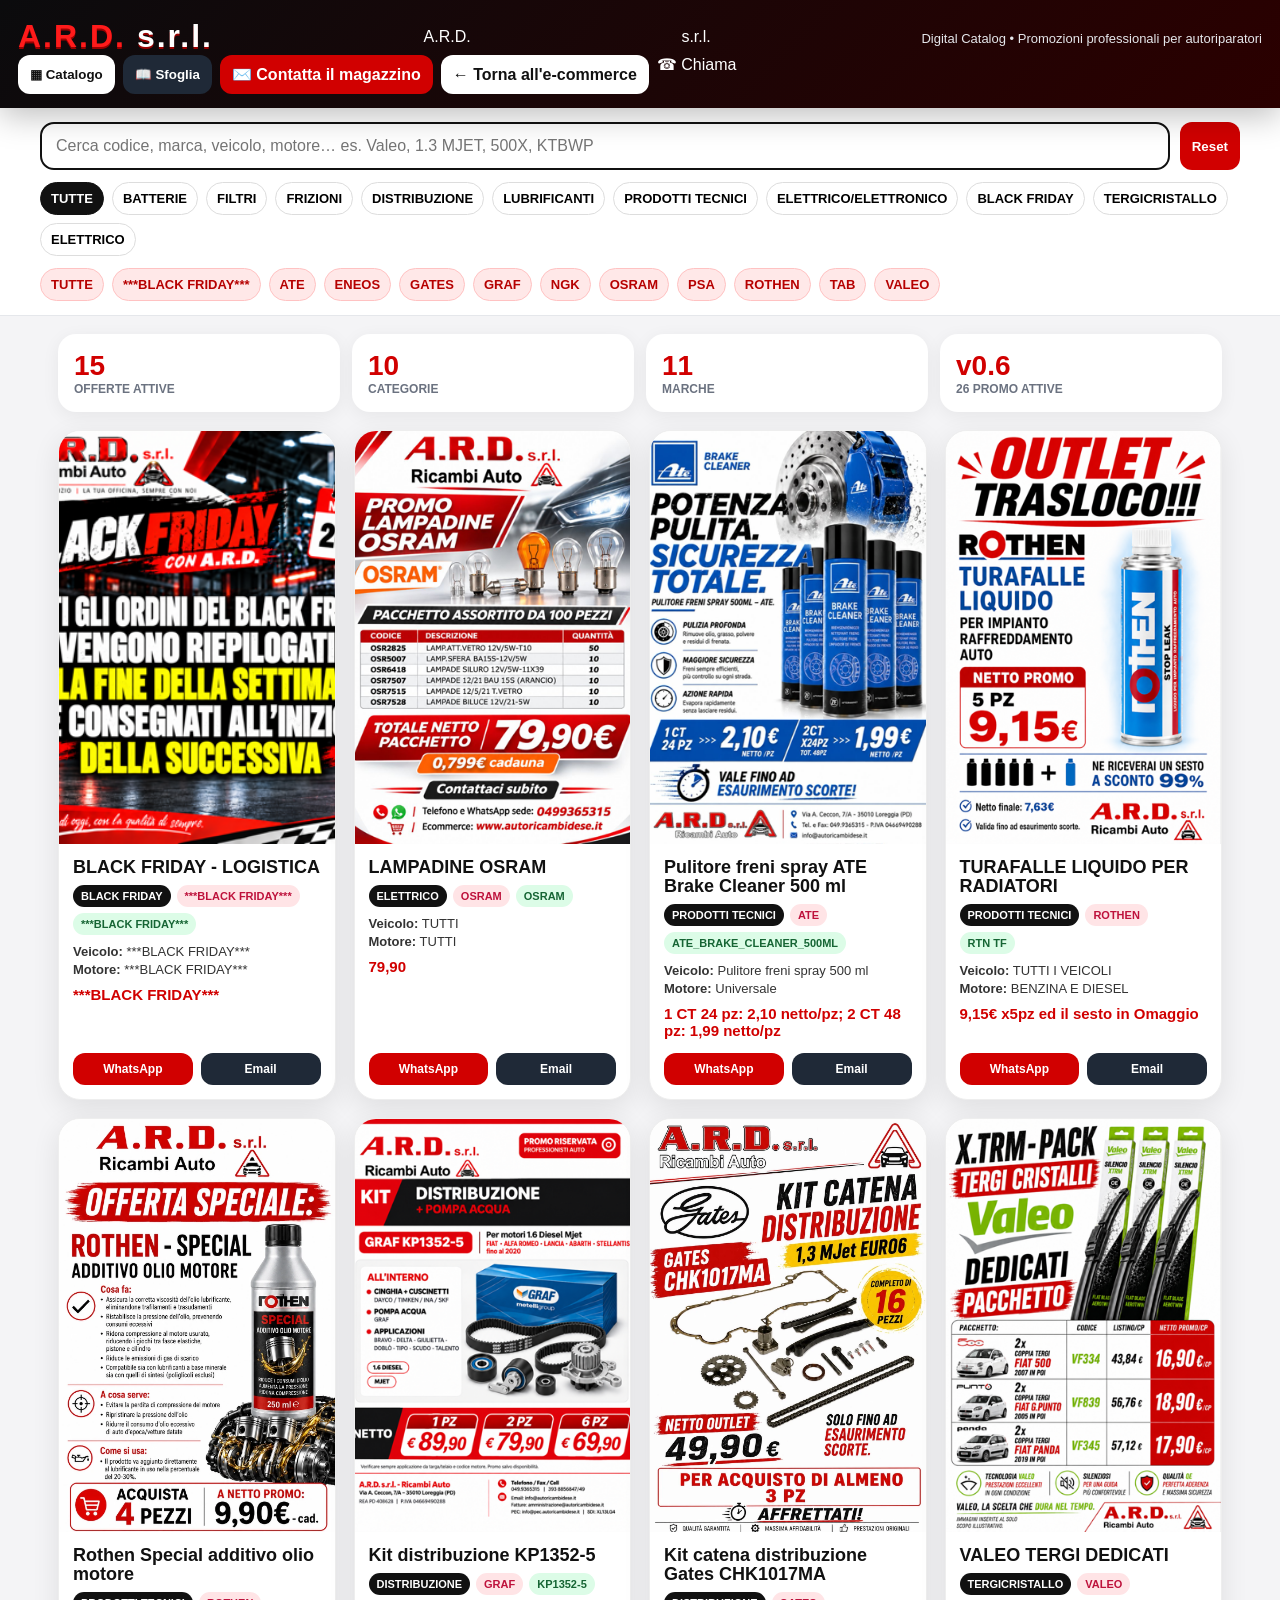
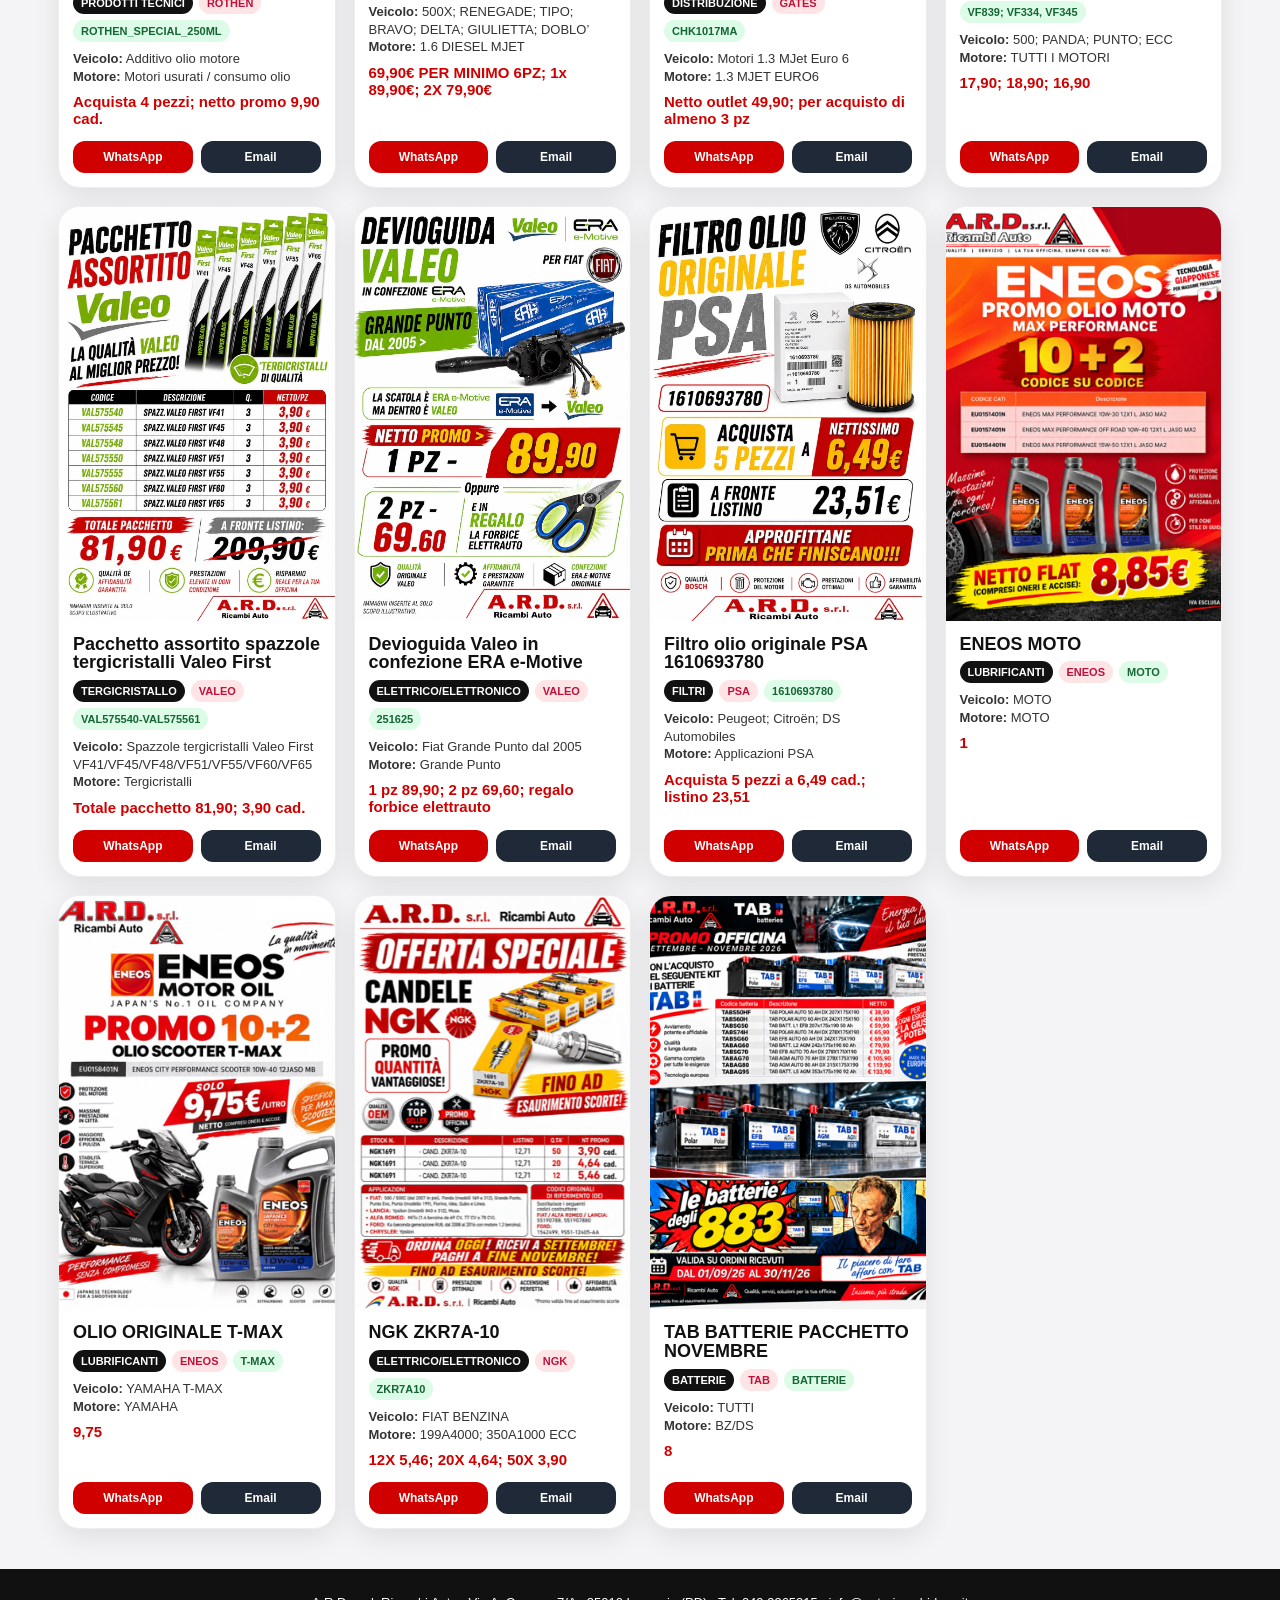
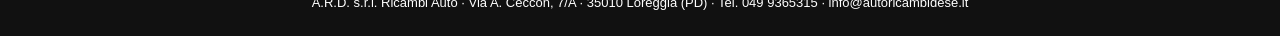
<file: index.html>
<!doctype html>
<html lang="it">
<head>
<meta charset="utf-8" />
<meta name="viewport" content="width=device-width, initial-scale=1" />
<meta name="robots" content="noindex, nofollow, noarchive, nosnippet">
<meta name="googlebot" content="noindex, nofollow, noarchive, nosnippet">
<title>A.R.D. Digital Catalog</title>

<style>
    
    :root{--red:#d10000;--dark:#101014;--muted:#6b7280;--card:#fff;--bg:#f4f4f6;--line:#e5e7eb;--green:#22c55e}
    *{box-sizing:border-box} body{margin:0;font-family:Arial,Helvetica,sans-serif;background:var(--bg);color:#111}
    .header{position:sticky;top:0;z-index:10;background:linear-gradient(135deg,#0b0b0d,#2b0000);color:#fff;padding:18px 18px 14px;box-shadow:0 8px 30px rgba(0,0,0,.25)}
    .brand{display:flex;gap:14px;align-items:center;justify-content:space-between;flex-wrap:wrap} .logo{font-size:32px;font-weight:900;letter-spacing:2px;color:#fff;text-shadow:0 2px 0 #900} .logo span{color:#ff1b1b} .subtitle{font-size:13px;color:#e5e7eb;margin-top:4px}
    .actions{display:flex;gap:8px;flex-wrap:wrap} button,.btn{border:0;border-radius:12px;padding:10px 12px;font-weight:800;cursor:pointer;text-decoration:none;display:inline-flex;align-items:center;gap:6px} .primary{background:var(--red);color:#fff} .light{background:#fff;color:#111} .darkbtn{background:#1f2937;color:#fff}
    .toolbar{padding:14px 18px;background:#fff;border-bottom:1px solid var(--line);position:sticky;top:85px;z-index:9} .searchrow{display:grid;grid-template-columns:1fr auto;gap:10px;max-width:1200px;margin:0 auto} input{width:100%;padding:13px 14px;border:2px solid #111;border-radius:14px;font-size:16px}
    .filters{max-width:1200px;margin:12px auto 0;display:flex;gap:8px;flex-wrap:wrap} .chip{border:1px solid #ddd;background:#fff;border-radius:999px;padding:8px 10px;font-size:13px;font-weight:800;cursor:pointer} .chip.active{background:#111;color:#fff;border-color:#111} .chip.red{background:#ffe8e8;color:#b60000;border-color:#ffc2c2}
    .stats{max-width:1200px;margin:18px auto;display:grid;grid-template-columns:repeat(4,1fr);gap:12px;padding:0 18px} .stat{background:#fff;border-radius:18px;padding:16px;box-shadow:0 4px 18px rgba(0,0,0,.06)} .stat b{font-size:28px;color:var(--red)} .stat div{font-size:12px;color:var(--muted);font-weight:800;text-transform:uppercase}
    .grid{max-width:1200px;margin:0 auto 40px;padding:0 18px;display:grid;grid-template-columns:repeat(auto-fill,minmax(260px,1fr));gap:18px} .card{background:var(--card);border-radius:22px;overflow:hidden;box-shadow:0 8px 28px rgba(0,0,0,.09);border:1px solid #eee;display:flex;flex-direction:column} .imgwrap{background:#eee;aspect-ratio:2/3;display:flex;align-items:center;justify-content:center;overflow:hidden} .imgwrap img{width:100%;height:100%;object-fit:cover;display:block;transition:.2s} .card:hover img{transform:scale(1.02)} .body{padding:14px} .title{font-weight:900;font-size:18px;line-height:1.05;margin:0 0 8px} .meta{display:flex;gap:6px;flex-wrap:wrap;margin:8px 0} .tag{font-size:11px;font-weight:900;border-radius:999px;padding:5px 8px;background:#f1f1f1} .tag.red{background:#ffe4e6;color:#be123c} .tag.black{background:#111;color:#fff} .tag.green{background:#dcfce7;color:#166534} .details{font-size:13px;color:#333;line-height:1.35} .price{font-size:15px;font-weight:900;color:#d10000;margin-top:8px} .cardActions{display:flex;gap:8px;padding:0 14px 14px;margin-top:auto} .cardActions .btn{font-size:12px;flex:1;justify-content:center;padding:9px}
    .empty{max-width:1000px;margin:40px auto;background:#fff;border-radius:22px;padding:30px;text-align:center;display:none}
    .modal{position:fixed;inset:0;background:rgba(0,0,0,.85);display:none;align-items:center;justify-content:center;z-index:99;padding:20px} .modal.open{display:flex} .modalCard{background:#111;border-radius:20px;max-width:1000px;width:100%;max-height:96vh;display:grid;grid-template-columns:minmax(0,620px) minmax(260px,1fr);overflow:hidden} .modalImg{background:#000;overflow:auto;display:flex;align-items:flex-start;justify-content:center} .modalImg img{width:100%;height:auto;display:block} .modalInfo{color:#fff;padding:22px;overflow:auto} .modalInfo h2{margin-top:0;font-size:25px} .close{position:absolute;top:18px;right:18px;background:#fff;color:#000;border-radius:999px} .field{margin:12px 0;color:#ddd} .field b{color:#fff;display:block;font-size:12px;text-transform:uppercase;margin-bottom:3px} .viewFlip .grid{display:block;max-width:820px} .viewFlip .card{margin:0 auto 30px;max-width:760px} .viewFlip .imgwrap{aspect-ratio:auto} .viewFlip .imgwrap img{height:auto;object-fit:contain}
    .footer{background:#111;color:#fff;padding:26px 18px;text-align:center;font-size:13px}
    @media(max-width:800px){.toolbar{top:116px}.stats{grid-template-columns:repeat(2,1fr)}.modalCard{grid-template-columns:1fr;max-height:94vh}.logo{font-size:26px}}
    @media(max-width:520px){.searchrow{grid-template-columns:1fr}.stats{grid-template-columns:1fr}.toolbar{position:relative;top:auto}.header{position:relative}}
    .logo-link {
        color: inherit;
        text-decoration: none;
        cursor: pointer;
    }

    .logo-link:hover {
        opacity: 0.85;
    }
</style>
</head><body>
<header class="header"><div class="brand">
    <a href="https://dese.ecricambiauto.it/index.aspx"
       class="logo logo-link"
       title="Torna all’e-commerce"
       target="_blank"
       rel="noopener noreferrer">
        <span>A.R.D.</span> s.r.l.
    </a>
    <span>A.R.D.</span> s.r.l.
</a><div class="subtitle">Digital Catalog • Promozioni professionali per autoriparatori</div></div><div class="actions"><button class="light" id="gridBtn">▦ Catalogo</button><button class="darkbtn" id="flipBtn">📖 Sfoglia</button><a class="btn primary"
    href="mailto:magazzino@autoricambidese.it">
     ✉️ Contatta il magazzino
 </a>
    <a class="btn light"
       href="https://dese.ecricambiauto.it/index.aspx"
       target="_top">
        ← Torna all'e-commerce
    </a>
 ☎ Chiama</a></div></div></header>
<section class="toolbar"><div class="searchrow"><input id="q" placeholder="Cerca codice, marca, veicolo, motore… es. Valeo, 1.3 MJET, 500X, KTBWP"/><button class="primary" id="resetBtn">Reset</button></div><div class="filters" id="catFilters"></div><div class="filters" id="brandFilters"></div></section>
<section class="stats"><div class="stat"><b id="countAll">0</b><div>Offerte attive</div></div><div class="stat"><b id="countCats">0</b><div>Categorie</div></div><div class="stat"><b id="countBrands">0</b><div>Marche</div></div><div class="stat"><b>v0.6</b><div>26 promo attive</div></div></section>
<main class="grid" id="grid"></main><div class="empty" id="empty"><h2>Nessuna promozione trovata</h2><p>Prova a cambiare ricerca o categoria.</p></div>
<div class="modal" id="modal"><button class="close" id="close">✕</button><div class="modalCard"><div class="modalImg"><img id="mImg"/></div><div class="modalInfo"><h2 id="mTitle"></h2><div id="mTags"></div><div class="field"><b>Codice</b><span id="mCode"></span></div><div class="field"><b>Categoria</b><span id="mCat"></span></div><div class="field"><b>Applicazione / Veicolo</b><span id="mApp"></span></div><div class="field"><b>Motore</b><span id="mMot"></span></div><div class="field"><b>Prezzo</b><span id="mPrice"></span></div><div class="field"><b>Validità</b><span id="mVal"></span></div><div style="display:flex;gap:10px;flex-wrap:wrap;margin-top:18px"><a class="btn primary" id="mWa" target="_blank">WhatsApp</a><a class="btn light" id="mMail">Email</a></div></div></div></div>
<footer class="footer">A.R.D. s.r.l. Ricambi Auto · Via A. Ceccon, 7/A · 35010 Loreggia (PD) · Tel. 049 9365315 · info@autoricambidese.it</footer>
<script>
let CATALOGO = [
  {
    "applicazione" : "DIESEL",
    "attiva" : false,
    "categoria" : "BLACK FRIDAY",
    "codice" : "KTBWP8841",
    "dataAggiornamento" : "2026-11-27",
    "id" : 68,
    "immagine" : "assets/img/ard17_68_98b21692b418.png",
    "keywords" : "POMPA CON SENSORE INTEGRATO - ORIGINALE",
    "marca" : "DAYCO",
    "motore" : "VW - AUDI - SEAT - SKODA",
    "note" : "",
    "prezzo" : "149,90€",
    "thumb" : "assets/thumbs/ard17_68_98b21692b418.png",
    "titolo" : "BLACK FRIDAY - KIT DISTRIBUZIONE VW",
    "validita" : "GIOVEDI' 26.11.2026"
  },
  {
    "applicazione" : "GRANDE PUNTO; DOBLO'; FIORINO/QUBO/NEMO/BIPPER; ecc ecc",
    "attiva" : false,
    "categoria" : "BLACK FRIDAY",
    "codice" : "LP2276",
    "dataAggiornamento" : "2026-11-27",
    "id" : 85,
    "immagine" : "assets/img/ard_ipad_85_85d20082b922.png",
    "keywords" : "PASTIGLIE FRENO",
    "marca" : "DRLPHI",
    "motore" : "BZ & DS",
    "note" : "FINO AL 30 NOVEMBRE",
    "prezzo" : "9,90€",
    "thumb" : "assets/thumbs/ard_ipad_85_85d20082b922.png",
    "titolo" : "BLACK FRIDAY - PASTIGLIE DELPHI",
    "validita" : "FINO AL 30 NOVEMBRE"
  },
  {
    "applicazione" : "VARIE APPLICAZIONI",
    "attiva" : false,
    "categoria" : "BLACK FRIDAY",
    "codice" : "Tre.Vi GO-001",
    "dataAggiornamento" : "2026-11-27",
    "id" : 84,
    "immagine" : "assets/img/ard_ipad_84_200b4e02785b.png",
    "keywords" : "FILTRI FIRE",
    "marca" : "Tre.Vi",
    "motore" : "VARIE APPLICAZIONI",
    "note" : "MERCOLEDÌ ' 25.11.2026",
    "prezzo" : "1,89€ x10pz - 1,59€ x50pz",
    "thumb" : "assets/thumbs/ard_ipad_84_200b4e02785b.png",
    "titolo" : "BLACK FRIDAY - FILTRI FIRE",
    "validita" : "MERCOLEDÌ ' 25.11.2026"
  },
  {
    "applicazione" : "***BLACK FRIDAY***",
    "attiva" : true,
    "categoria" : "BLACK FRIDAY",
    "codice" : "***BLACK FRIDAY***",
    "dataAggiornamento" : "2026-11-25",
    "id" : 80,
    "immagine" : "assets/img/ard17_80_5e04f57a507e.png",
    "keywords" : "***BLACK FRIDAY***",
    "marca" : "***BLACK FRIDAY***",
    "motore" : "***BLACK FRIDAY***",
    "note" : "***BLACK FRIDAY*** | dal 03.11.2026\n",
    "prezzo" : "***BLACK FRIDAY***",
    "thumb" : "assets/thumbs/ard17_80_5e04f57a507e.png",
    "titolo" : "BLACK FRIDAY - LOGISTICA",
    "validita" : "Ad Esaurimento"
  },
  {
    "applicazione" : "TUTTI I VEICOLI A MOTORE",
    "attiva" : false,
    "categoria" : "BLACK FRIDAY",
    "codice" : "5W30 504/507 VW",
    "dataAggiornamento" : "2026-11-25",
    "id" : 66,
    "immagine" : "assets/img/ard17_66_bfef6bb1f668.png",
    "keywords" : "5W30",
    "marca" : "CHAMPION",
    "motore" : "BENZINA O DIESEL",
    "note" : "SOLO IL 24.11.2026",
    "prezzo" : "7,29€/le (minimo 3ct = 36lt)",
    "thumb" : "assets/thumbs/ard17_66_bfef6bb1f668.png",
    "titolo" : "BLACK FRIDAY - CHAMPION LUBES",
    "validita" : "MARTEDI' 24.11.2026"
  },
  {
    "applicazione" : "TUTTI I VEICOLI BS & DS",
    "attiva" : false,
    "categoria" : "BLACK FRIDAY",
    "codice" : "BLU 20",
    "dataAggiornamento" : "2026-11-27",
    "id" : 54,
    "immagine" : "assets/img/ard_ipad_54_ae1ffc4f7ce5.png",
    "keywords" : "RADAITORI - BLU",
    "marca" : "CORA-EURODET",
    "motore" : "BS & DS",
    "note" : "FINO AL 30 NOVEMBRE",
    "prezzo" : "45,50",
    "thumb" : "assets/thumbs/ard_ipad_54_ae1ffc4f7ce5.png",
    "titolo" : "BLACK FRIDAY - PROTETTIVO RADIATORI PURO BLU 20LT",
    "validita" : "FINO AL 30 NOVEMBRE"
  },
  {
    "applicazione" : "FIAT - ALFA - LANCIA",
    "attiva" : false,
    "categoria" : "BLACK FRIDAY",
    "codice" : "KP1030-2",
    "dataAggiornamento" : "2026-11-27",
    "id" : 64,
    "immagine" : "assets/img/ard_ipad_64_49df3d12db8f.png",
    "keywords" : "DISTRIBUZIONE FIAT",
    "marca" : "GRAF - METELLI",
    "motore" : "199A4000; 350A1000",
    "note" : "FINO AL 30 NOVEMBRE",
    "prezzo" : "37,370€",
    "thumb" : "assets/thumbs/ard_ipad_64_49df3d12db8f.png",
    "titolo" : "BLACK FRIDAY - KIT DISTRIBUZIONE CON POMPA ACQUA FIAT",
    "validita" : "FINO AL 30 NOVEMBRE"
  },
  {
    "applicazione" : "GRANDE PUNTO; DOBLO'; FIORINO/QUBO/NEMO/BIPPER; ecc ecc",
    "attiva" : false,
    "categoria" : "BLACK FRIDAY",
    "codice" : "0986424597",
    "dataAggiornamento" : "2026-11-27",
    "id" : 62,
    "immagine" : "assets/img/ard_ipad_62_f1758e5e542a.png",
    "keywords" : "PASTIGLIE FRENO",
    "marca" : "BOSCH",
    "motore" : "BZ & DS",
    "note" : "FINO AL 30 NOVEMBRE",
    "prezzo" : "16,90€ - 14,50€ - 11.90€",
    "thumb" : "assets/thumbs/ard_ipad_62_f1758e5e542a.png",
    "titolo" : "BLACK FRIDAY - PASTIGLIE BOSCH",
    "validita" : "FINO AL 30 NOVEMBRE"
  },
  {
    "applicazione" : "PEUGEOT 1.2 PURETECH - BAGNO D'OLIO",
    "attiva" : false,
    "categoria" : "BLACK FRIDAY",
    "codice" : "VKMA03306-1",
    "dataAggiornamento" : "2026-11-27",
    "id" : 55,
    "immagine" : "assets/img/ard_ipad_55_8450fc54be30.png",
    "keywords" : "PURETECH",
    "marca" : "SKF",
    "motore" : "BZ",
    "note" : "FINO AL 30 NOVEMBRE",
    "prezzo" : "119,90",
    "thumb" : "assets/thumbs/ard_ipad_55_8450fc54be30.png",
    "titolo" : "BLACK FRIDAY - KIT 1.2 PURE TECH",
    "validita" : "FINO AL 30 NOVEMBRE"
  },
  {
    "applicazione" : "FIAT 1.2.-1.4 BZ - 1.3 MJET (SENZA CYL. IDRAULICO) DIAM 210mm",
    "attiva" : false,
    "categoria" : "BLACK FRIDAY",
    "codice" : "620 3445 00",
    "dataAggiornamento" : "2026-11-27",
    "id" : 56,
    "immagine" : "assets/img/ard_ipad_56_c70f95cfeb77.png",
    "keywords" : "FIAT FRIZIONE",
    "marca" : "LUK",
    "motore" : "199a4000;350a1000;199B2000",
    "note" : "FINO AL 30 NOVEMBRE",
    "prezzo" : "59,00",
    "thumb" : "assets/thumbs/ard_ipad_56_c70f95cfeb77.png",
    "titolo" : "BLACK FRIDAY - KIT FRIZIONE LUK FIAT ",
    "validita" : "FINO AL 30 NOVEMBRE"
  },
  {
    "applicazione" : "BENZINA ",
    "attiva" : false,
    "categoria" : "BLACK FRIDAY",
    "codice" : "23.438.00",
    "dataAggiornamento" : "2026-11-27",
    "id" : 67,
    "immagine" : "assets/img/ard_ipad_67_09aff3f3d7ac.png",
    "keywords" : "FILTRO OLIO FIRE NEW",
    "marca" : "UFI",
    "motore" : "FIAT",
    "note" : "FINO AL 30 NOVEMBRE",
    "prezzo" : "1,99€ - 1,64 (x50pz)",
    "thumb" : "assets/thumbs/ard_ipad_67_09aff3f3d7ac.png",
    "titolo" : "BLACK FRIDAY - FILTRI UFI",
    "validita" : "FINO AL 30 NOVEMBRE"
  },
  {
    "applicazione" : "TUTTI",
    "attiva" : true,
    "categoria" : "ELETTRICO",
    "codice" : "OSRAM",
    "dataAggiornamento" : "2026-11-24",
    "id" : 83,
    "immagine" : "assets/img/ard_ipad_83_fc85f69e8ff2.png",
    "keywords" : "LAMPADINE",
    "marca" : "OSRAM",
    "motore" : "TUTTI",
    "note" : "PACCHETTO SUPER FAST",
    "prezzo" : "79,90",
    "thumb" : "assets/thumbs/ard_ipad_83_fc85f69e8ff2.png",
    "titolo" : "LAMPADINE OSRAM",
    "validita" : "Ad Esaurimento"
  },
  {
    "applicazione" : "Pulitore freni spray 500 ml",
    "attiva" : true,
    "categoria" : "PRODOTTI TECNICI",
    "codice" : "ATE_BRAKE_CLEANER_500ML",
    "dataAggiornamento" : "2026-11-23",
    "id" : 16,
    "immagine" : "assets/img/ard17_16_194e2cb5ebaf.png",
    "keywords" : "ate, brake cleaner, pulitore freni, spray, 500ml, frenante, officina",
    "marca" : "ATE",
    "motore" : "Universale",
    "note" : "REVOCABILE IN QUALSIASI MOMENTO",
    "prezzo" : "1 CT 24 pz: 2,10 netto/pz; 2 CT 48 pz: 1,99 netto/pz",
    "thumb" : "assets/thumbs/ard17_16_194e2cb5ebaf.png",
    "titolo" : "Pulitore freni spray ATE Brake Cleaner 500 ml",
    "validita" : "Ad Esaurimento"
  },
  {
    "applicazione" : "TUTTI I VEICOLI",
    "attiva" : true,
    "categoria" : "PRODOTTI TECNICI",
    "codice" : "RTN TF",
    "dataAggiornamento" : "2026-11-23",
    "id" : 27,
    "immagine" : "assets/img/rothen_rtn_tf.png",
    "keywords" : "Turafalle",
    "marca" : "ROTHEN",
    "motore" : "BENZINA E DIESEL",
    "note" : "Netto finale sviluppato: 7,63€",
    "prezzo" : "9,15€ x5pz ed il sesto in Omaggio",
    "thumb" : "assets/thumbs/rothen_rtn_tf.png",
    "titolo" : "TURAFALLE LIQUIDO PER RADIATORI",
    "validita" : "Ad Esaurimento"
  },
  {
    "applicazione" : "Additivo olio motore",
    "attiva" : true,
    "categoria" : "PRODOTTI TECNICI",
    "codice" : "ROTHEN_SPECIAL_250ML",
    "dataAggiornamento" : "2026-11-23",
    "id" : 14,
    "immagine" : "assets/img/rothen_special.webp",
    "keywords" : "rothen, special, additivo, olio motore, prodotti tecnici, compressione, consumo olio",
    "marca" : "ROTHEN",
    "motore" : "Motori usurati / consumo olio",
    "note" : "REVOCABILE IN QUALSIASI MOMENTO",
    "prezzo" : "Acquista 4 pezzi; netto promo 9,90 cad.",
    "thumb" : "assets/thumbs/rothen_special.webp",
    "titolo" : "Rothen Special additivo olio motore",
    "validita" : "Ad Esaurimento"
  },
  {
    "applicazione" : "TUTTI BENZINA E DIESEL",
    "attiva" : false,
    "categoria" : "PRODOTTI TECNICI",
    "codice" : "ROSSO - BLU - GIALLO",
    "dataAggiornamento" : "2026-11-24",
    "id" : 46,
    "immagine" : "assets/img/cora__eurodet_arexons_wynns_rosso_-_blu_-_giallo.png",
    "keywords" : "ANTIGELO",
    "marca" : "CORA;: EURODET; AREXONS; WYNNS",
    "motore" : "TUTTI BENZINA E DIESEL",
    "note" : "ACQUISTA 4 TANICHE MISTE PRE AVERE IL NETTO PROMO 49,90€",
    "prezzo" : "49,90",
    "thumb" : "assets/thumbs/cora__eurodet_arexons_wynns_rosso_-_blu_-_giallo.png",
    "titolo" : "PROTETTIVO ANTIGELO RADIATORI",
    "validita" : "Ad Esaurimento"
  },
  {
    "applicazione" : "208; 308; C3; C4; DS3; DS4; CORSA; ADAM;",
    "attiva" : false,
    "categoria" : "DISTRIBUZIONE",
    "codice" : "VKMC03306-1; KBIO14",
    "dataAggiornamento" : "2026-11-24",
    "id" : 26,
    "immagine" : "assets/img/skf_vkma03306-1 skf 12 puretech.webp",
    "keywords" : "Dayco, SKF, distribuzione, psa, stellantis, Citroen, ds, fiat, lancia, alfa, 1.2, puretech",
    "marca" : "SKF",
    "motore" : "1.2 PURETECH",
    "note" : "",
    "prezzo" : "1X 129,90; 2X 124,50",
    "thumb" : "assets/thumbs/skf_vkma03306-1 skf 12 puretech.webp",
    "titolo" : "Kit distribuzione PURETECH PSA",
    "validita" : "Ad Esaurimento"
  },
  {
    "applicazione" : "Punto; 500; Ypsilon; Ka’; Doblo’; Mito; Musa",
    "attiva" : false,
    "categoria" : "DISTRIBUZIONE",
    "codice" : "KP1030-2",
    "dataAggiornamento" : "2026-11-24",
    "id" : 21,
    "immagine" : "assets/img/ard_ipad_21_2717e3fa97a4.png",
    "keywords" : "GRAF, Dayco, SKF, distribuzione, fiat, lancia, alfa, 1.2, benzina",
    "marca" : "GRAF",
    "motore" : "199a4000; 350a1000",
    "note" : "Nuova riga da aggiungere al catalogo",
    "prezzo" : "37,90€ PER MINIMO 6PZ; 1x 59,99; 3x 39,89",
    "thumb" : "assets/thumbs/ard_ipad_21_2717e3fa97a4.png",
    "titolo" : "Kit distribuzione KP1030-2",
    "validita" : "Ad Esaurimento"
  },
  {
    "applicazione" : "500X; RENEGADE; TIPO; BRAVO; DELTA; GIULIETTA; DOBLO’",
    "attiva" : true,
    "categoria" : "DISTRIBUZIONE",
    "codice" : "KP1352-5",
    "dataAggiornamento" : "2026-11-23",
    "id" : 22,
    "immagine" : "assets/img/ard_ipad_22_a241aa2ffd86.png",
    "keywords" : "GRAF, Dayco, SKF, distribuzione, fiat, lancia, alfa, 1.6, multijet",
    "marca" : "GRAF",
    "motore" : "1.6 DIESEL MJET",
    "note" : "Nuova riga da aggiungere al catalogo",
    "prezzo" : "69,90€ PER MINIMO 6PZ; 1x 89,90€; 2X 79,90€",
    "thumb" : "assets/thumbs/ard_ipad_22_a241aa2ffd86.png",
    "titolo" : "Kit distribuzione KP1352-5",
    "validita" : "Ad Esaurimento"
  },
  {
    "applicazione" : "Motori 1.3 MJet Euro 6",
    "attiva" : true,
    "categoria" : "DISTRIBUZIONE",
    "codice" : "CHK1017MA",
    "dataAggiornamento" : "2026-11-23",
    "id" : 17,
    "immagine" : "assets/img/gates_chk1017ma.webp",
    "keywords" : "gates, kit catena, distribuzione, CHK1017MA, 1.3 mjet, euro6",
    "marca" : "GATES",
    "motore" : "1.3 MJET EURO6",
    "note" : "REVOCABILE IN QUALSIASI MOMENTO",
    "prezzo" : "Netto outlet 49,90; per acquisto di almeno 3 pz",
    "thumb" : "assets/thumbs/gates_chk1017ma.webp",
    "titolo" : "Kit catena distribuzione Gates CHK1017MA",
    "validita" : "Ad Esaurimento"
  },
  {
    "applicazione" : "Fiat 500; Ypsilon; Ka’",
    "attiva" : false,
    "categoria" : "FRIZIONI",
    "codice" : "821457",
    "dataAggiornamento" : "2026-11-24",
    "id" : 1,
    "immagine" : "assets/img/valeo_821457.webp",
    "keywords" : "valeo, frizione, 500, YPSILON, KA’, 821457",
    "marca" : "VALEO",
    "motore" : "1.2 BZ",
    "note" : "REVOCABILE IN QUALSIASI MOMENTO",
    "prezzo" : "1x 59,90; 2x 55,50; 3x 49,90",
    "thumb" : "assets/thumbs/valeo_821457.webp",
    "titolo" : "Kit Frizione Valeo 821457",
    "validita" : "Ad Esaurimento"
  },
  {
    "applicazione" : "FCA 1.3Mjet; 1.2/1.4 Bz",
    "attiva" : false,
    "categoria" : "FRIZIONI",
    "codice" : "826522",
    "dataAggiornamento" : "2026-11-24",
    "id" : 2,
    "immagine" : "assets/img/valeo_826522.webp",
    "keywords" : "valeo, frizione, grande punto, 1.3 mjet, 821458",
    "marca" : "VALEO",
    "motore" : "FCA 1.3Mjet; 1.2/1.4 Bz",
    "note" : "REVOCABILE IN QUALSIASI MOMENTO",
    "prezzo" : "1x 89,90; 2x 75,90; 3x 69,50",
    "thumb" : "assets/thumbs/valeo_826522.webp",
    "titolo" : "Kit Frizione Valeo 826522",
    "validita" : "Ad Esaurimento"
  },
  {
    "applicazione" : "500; PANDA; PUNTO; ECC",
    "attiva" : true,
    "categoria" : "TERGICRISTALLO",
    "codice" : "VF839; VF334, VF345",
    "dataAggiornamento" : "2026-11-23",
    "id" : 29,
    "immagine" : "assets/img/valeo_vf839_vf334_vf345.png",
    "keywords" : "TERGI CRISTALLO SU MISURA",
    "marca" : "VALEO",
    "motore" : "TUTTI I MOTORI",
    "note" : "ACQUISTA 2 COPPIE PER TIPO; PACCHETTO 6 COPPIE.",
    "prezzo" : "17,90; 18,90; 16,90",
    "thumb" : "assets/thumbs/valeo_vf839_vf334_vf345.png",
    "titolo" : "VALEO TERGI DEDICATI",
    "validita" : "Ad Esaurimento"
  },
  {
    "applicazione" : "Spazzole tergicristalli Valeo First VF41/VF45/VF48/VF51/VF55/VF60/VF65",
    "attiva" : true,
    "categoria" : "TERGICRISTALLO",
    "codice" : "VAL575540-VAL575561",
    "dataAggiornamento" : "2026-11-23",
    "id" : 20,
    "immagine" : "assets/img/valeo_tergi_assortito.webp",
    "keywords" : "valeo, tergicristalli, spazzole, valeo first, vf41, vf45, vf48, vf51, vf55, vf60, vf65, promo generale",
    "marca" : "VALEO",
    "motore" : "Tergicristalli",
    "note" : "REVOCABILE IN QUALSIASI MOMENTO",
    "prezzo" : "Totale pacchetto 81,90; 3,90 cad.",
    "thumb" : "assets/thumbs/valeo_tergi_assortito.webp",
    "titolo" : "Pacchetto assortito spazzole tergicristalli Valeo First",
    "validita" : "Ad Esaurimento"
  },
  {
    "applicazione" : "Fiat Grande Punto dal 2005",
    "attiva" : true,
    "categoria" : "ELETTRICO/ELETTRONICO",
    "codice" : "251625",
    "dataAggiornamento" : "2026-11-23",
    "id" : 12,
    "immagine" : "assets/img/valeo_devioguida_gpunto.webp",
    "keywords" : "valeo, era, e-motive, devioguida, devio guida, grande punto, fiat, 2005",
    "marca" : "VALEO",
    "motore" : "Grande Punto",
    "note" : "REVOCABILE IN QUALSIASI MOMENTO",
    "prezzo" : "1 pz 89,90; 2 pz 69,60; regalo forbice elettrauto",
    "thumb" : "assets/thumbs/valeo_devioguida_gpunto.webp",
    "titolo" : "Devioguida Valeo in confezione ERA e-Motive",
    "validita" : "Ad Esaurimento"
  },
  {
    "applicazione" : "Peugeot; Citroën; DS Automobiles",
    "attiva" : true,
    "categoria" : "FILTRI",
    "codice" : "1610693780",
    "dataAggiornamento" : "2026-11-23",
    "id" : 13,
    "immagine" : "assets/img/psa_1610693780.webp",
    "keywords" : "psa, peugeot, citroen, ds, filtro olio, 1610693780, filtri",
    "marca" : "PSA",
    "motore" : "Applicazioni PSA",
    "note" : "REVOCABILE IN QUALSIASI MOMENTO",
    "prezzo" : "Acquista 5 pezzi a 6,49 cad.; listino 23,51",
    "thumb" : "assets/thumbs/psa_1610693780.webp",
    "titolo" : "Filtro olio originale PSA 1610693780",
    "validita" : "Ad Esaurimento"
  },
  {
    "applicazione" : "MOTO",
    "attiva" : true,
    "categoria" : "LUBRIFICANTI",
    "codice" : "MOTO",
    "dataAggiornamento" : "2026-11-23",
    "id" : 41,
    "immagine" : "assets/img/ard17_41_a94512bd6ea5.png",
    "keywords" : "OLIO MOTO",
    "marca" : "ENEOS",
    "motore" : "MOTO",
    "note" : "FNO AD ESAURIMENTO SCORTE",
    "prezzo" : "1",
    "thumb" : "assets/thumbs/ard17_41_a94512bd6ea5.png",
    "titolo" : "ENEOS MOTO",
    "validita" : "Ad Esaurimento"
  },
  {
    "applicazione" : "YAMAHA T-MAX",
    "attiva" : true,
    "categoria" : "LUBRIFICANTI",
    "codice" : "T-MAX",
    "dataAggiornamento" : "2026-11-23",
    "id" : 42,
    "immagine" : "assets/img/ard17_42_97e778c409ac.png",
    "keywords" : "YAMAHA",
    "marca" : "ENEOS",
    "motore" : "YAMAHA",
    "note" : "ORIGINALE YAMAHA T-MAX",
    "prezzo" : "9,75",
    "thumb" : "assets/thumbs/ard17_42_97e778c409ac.png",
    "titolo" : "OLIO ORIGINALE T-MAX",
    "validita" : "Ad Esaurimento"
  },
  {
    "applicazione" : "FIAT BENZINA ",
    "attiva" : true,
    "categoria" : "ELETTRICO/ELETTRONICO",
    "codice" : "ZKR7A10",
    "dataAggiornamento" : "2026-11-23",
    "id" : 38,
    "immagine" : "assets/img/ngk_zkr7a10.png",
    "keywords" : "CANDELE; NGK; PUNTO; YPSILON; FIAT; LANCIA; ALFA; 500; KA",
    "marca" : "NGK",
    "motore" : "199A4000; 350A1000 ECC",
    "note" : "SALVO DISPONIBILITA' DI MAGAZZINO",
    "prezzo" : "12X 5,46; 20X 4,64; 50X 3,90",
    "thumb" : "assets/thumbs/ngk_zkr7a10.png",
    "titolo" : "NGK ZKR7A-10",
    "validita" : "Ad Esaurimento"
  },
  {
    "applicazione" : "TUTTI",
    "attiva" : true,
    "categoria" : "BATTERIE",
    "codice" : "BATTERIE",
    "dataAggiornamento" : "2026-11-23",
    "id" : 40,
    "immagine" : "assets/img/ard_ipad_40_c460974e4663.png",
    "keywords" : "BATTERIE; AVVIAMENTO; ELETTRICO",
    "marca" : "TAB",
    "motore" : "BZ/DS",
    "note" : "FINO A REVOCA",
    "prezzo" : "8",
    "thumb" : "assets/thumbs/ard_ipad_40_c460974e4663.png",
    "titolo" : "TAB BATTERIE PACCHETTO NOVEMBRE",
    "validita" : "Ad Esaurimento"
  },
  {
    "applicazione" : "TUTTI I VEICOLI A MOTORE",
    "attiva" : false,
    "categoria" : "BLACK FRIDAY",
    "codice" : "E11",
    "dataAggiornamento" : "2026-11-24",
    "id" : 65,
    "immagine" : "assets/img/ard17_65_c0813fae6fc6.png",
    "keywords" : "VARTA E11",
    "marca" : "VARTA",
    "motore" : "BENZINA O DIESEL",
    "note" : "SOLO IL 23.11.2026",
    "prezzo" : "59,90€",
    "thumb" : "assets/thumbs/ard17_65_c0813fae6fc6.png",
    "titolo" : "BLACK FRIDAY - VARTA E11",
    "validita" : "LUNEDI' 23.11.2026"
  },
  {
    "applicazione" : "500X; RENEGADE; TIPO; BRAVO; DELTA; GIULIETTA; DOBLO’",
    "attiva" : false,
    "categoria" : "DISTRIBUZIONE",
    "codice" : "KTB7610",
    "dataAggiornamento" : "2026-10-30",
    "id" : 5,
    "immagine" : "assets/img/dayco_ktbwp7610.webp",
    "keywords" : "Dayco, SKF, distribuzione, fiat, lancia, alfa, 1.6, multijet",
    "marca" : "DAYCO",
    "motore" : "1.6 DIESEL MJET",
    "note" : "REVOCABILE IN QUALSIASI MOMENTO",
    "prezzo" : "1x 89,90; 2x 79,90; 3x 67,70",
    "thumb" : "assets/thumbs/dayco_ktbwp7610.webp",
    "titolo" : "Kit distribuzione KTB7610",
    "validita" : "Ad Esaurimento"
  },
  {
    "applicazione" : "Punto; 500; Ypsilon; Ka’; Doblo’; Mito; Musa",
    "attiva" : false,
    "categoria" : "DISTRIBUZIONE",
    "codice" : "KTBWP4662",
    "dataAggiornamento" : "2026-10-30",
    "id" : 3,
    "immagine" : "assets/img/dayco_ktbwp4662.webp",
    "keywords" : "Dayco, SKF, distribuzione, fiat, lancia, alfa, 1.2, benzina",
    "marca" : "DAYCO",
    "motore" : "199a4000; 350a1000",
    "note" : "REVOCABILE IN QUALSIASI MOMENTO",
    "prezzo" : "1x 59,99; 2x 48,90; 3x 39,89",
    "thumb" : "assets/thumbs/dayco_ktbwp4662.webp",
    "titolo" : "Kit distribuzione KTBWP4662",
    "validita" : "Ad Esaurimento"
  },
  {
    "applicazione" : "GOLF 6-7-8; AUDI A3; SEAT; SKODA; CUPRA",
    "attiva" : false,
    "categoria" : "DISTRIBUZIONE",
    "codice" : "KTBWP8841",
    "dataAggiornamento" : "2026-10-30",
    "id" : 4,
    "immagine" : "assets/img/dayco_ktbwp8841.webp",
    "keywords" : "Dayco, SKF, distribuzione, vw, audi, Seat, 1.6, 2.0, tri golf7,",
    "marca" : "DAYCO",
    "motore" : "1.6/2.0 TDI",
    "note" : "REVOCABILE IN QUALSIASI MOMENTO",
    "prezzo" : "1x 179,90; 2x 159,90",
    "thumb" : "assets/thumbs/dayco_ktbwp8841.webp",
    "titolo" : "Kit distribuzione KTBWP8841",
    "validita" : "Ad Esaurimento"
  },
  {
    "applicazione" : "208; 308; C3; C4; DS3; DS4; CORSA; ADAM;",
    "attiva" : false,
    "categoria" : "DISTRIBUZIONE",
    "codice" : "KBIO14",
    "dataAggiornamento" : "2026-10-30",
    "id" : 6,
    "immagine" : "assets/img/dayco_kbio14.webp",
    "keywords" : "Dayco, SKF, distribuzione, psa, stellantis, Citroen, ds, fiat, lancia, alfa, 1.2, puretech",
    "marca" : "DAYCO",
    "motore" : "1.2 PURETECH",
    "note" : "REVOCABILE IN QUALSIASI MOMENTO",
    "prezzo" : "1x 79,90; 2x 64,50; 5x 64,50 con uno in piu in omaggio",
    "thumb" : "assets/thumbs/dayco_kbio14.webp",
    "titolo" : "Kit distribuzione KBIO14",
    "validita" : "Ad Esaurimento"
  },
  {
    "applicazione" : "500X; RENEGADE; TIPO; BRAVO; DELTA; GIULIETTA; DOBLO’",
    "attiva" : false,
    "categoria" : "DISTRIBUZIONE",
    "codice" : "VKMC02199-2",
    "dataAggiornamento" : "2026-10-30",
    "id" : 8,
    "immagine" : "assets/img/skf_vkmc021992.webp",
    "keywords" : "Dayco, SKF, distribuzione, fiat, lancia, alfa, 1.6, multijet",
    "marca" : "SKF",
    "motore" : "1.6 DIESEL MJET",
    "note" : "REVOCABILE IN QUALSIASI MOMENTO",
    "prezzo" : "1x 89,90; 2x 79,90",
    "thumb" : "assets/thumbs/skf_vkmc021992.webp",
    "titolo" : "Kit distribuzione VKMC02199-2",
    "validita" : "Ad Esaurimento"
  },
  {
    "applicazione" : "FIAT; ALFA; LANCIA; PSA; CITROEN; PEUGEOT; RENAULT",
    "attiva" : false,
    "categoria" : "FILTRI",
    "codice" : "MIX",
    "dataAggiornamento" : "2026-10-30",
    "id" : 48,
    "immagine" : "assets/img/free_mix.png",
    "keywords" : "ABITACOLO",
    "marca" : "FREE",
    "motore" : "TT",
    "note" : "FILTRI IN SOTTOCOSTO",
    "prezzo" : "3,90 - 4,90  - 5,70",
    "thumb" : "assets/thumbs/free_mix.png",
    "titolo" : "FILTRI ABITACOLO SOTTOCOSTO",
    "validita" : "Ad Esaurimento"
  },
  {
    "applicazione" : "FIAT 500X-L; RENEGADE; 500C",
    "attiva" : false,
    "categoria" : "FILTRI",
    "codice" : "FP001; FP003",
    "dataAggiornamento" : "2026-10-30",
    "id" : 50,
    "immagine" : "assets/img/tre_vi_fp001_fp003.png",
    "keywords" : "UNO PIU UNO",
    "marca" : "TRE.VI",
    "motore" : "TT",
    "note" : "",
    "prezzo" : "2,495€ CAD.",
    "thumb" : "assets/thumbs/tre_vi_fp001_fp003.png",
    "titolo" : "FILTRI ABITACOLO CARBONI 1+1",
    "validita" : "Ad Esaurimento"
  },
  {
    "applicazione" : "FARI ABBAGLIANTI E ANABBAGLIANTI LAMAPDINE H7",
    "attiva" : false,
    "categoria" : "ELETTRICO/ELETTRONICO",
    "codice" : "12972CDC1",
    "dataAggiornamento" : "2026-11-12",
    "id" : 9,
    "immagine" : "assets/img/philips_12972cdc1.webp",
    "keywords" : "Philips, Osram, h7, lampade, lampadina, posizione, abbaglianti, anabbaglianti",
    "marca" : "PHILIPS",
    "motore" : "TUTTI H7 PHILIPS",
    "note" : "REVOCABILE IN QUALSIASI MOMENTO",
    "prezzo" : "100x 1,59",
    "thumb" : "assets/thumbs/philips_12972cdc1.webp",
    "titolo" : "Lampadine H7 Philips",
    "validita" : "Ad Esaurimento"
  },
  {
    "applicazione" : "AUTO",
    "attiva" : false,
    "categoria" : "LUBRIFICANTI",
    "codice" : "ENEOS",
    "dataAggiornamento" : "2026-11-12",
    "id" : 44,
    "immagine" : "assets/img/eneos_eneos.png",
    "keywords" : "OLIO MOTORE",
    "marca" : "ENEOS",
    "motore" : "BENZINA E DIESEL",
    "note" : "",
    "prezzo" : "5,96",
    "thumb" : "assets/thumbs/eneos_eneos.png",
    "titolo" : "ENEOS AUTO",
    "validita" : "Ad Esaurimento"
  },
  {
    "applicazione" : "AUTO",
    "attiva" : false,
    "categoria" : "LUBRIFICANTI",
    "codice" : "0W30; 5W30; 5W40",
    "dataAggiornamento" : "2026-11-12",
    "id" : 43,
    "immagine" : "assets/img/FUSTI CHAMPION.png",
    "keywords" : "OLIO SINTETICO",
    "marca" : "CHAMPION",
    "motore" : "BENZINA E DIESEL",
    "note" : "",
    "prezzo" : "1,00",
    "thumb" : "assets/thumbs/FUSTI CHAMPION.png",
    "titolo" : "CHAMPION LUBES",
    "validita" : "Ad Esaurimento"
  },
  {
    "applicazione" : "Punto; 500; Ypsilon; Ka’; Doblo’; Mito; Musa",
    "attiva" : false,
    "categoria" : "DISTRIBUZIONE",
    "codice" : "VKMC02206-2",
    "dataAggiornamento" : "2026-10-28",
    "id" : 7,
    "immagine" : "assets/img/skf_vkmc022062.webp",
    "keywords" : "Dayco, SKF, distribuzione, fiat, lancia, alfa, 1.2, benzina",
    "marca" : "SKF",
    "motore" : "199a4000; 350a1000",
    "note" : "REVOCABILE IN QUALSIASI MOMENTO",
    "prezzo" : "1x 59,99; 2x 48,90; 3x 39,89",
    "thumb" : "assets/thumbs/skf_vkmc022062.webp",
    "titolo" : "Kit distribuzione VKMC02206-2",
    "validita" : "Ad Esaurimento"
  },
  {
    "applicazione" : "OLIO MOTORE DI ALTA QUALITA’ - LUBRIFICANTE",
    "attiva" : false,
    "categoria" : "LUBRIFICANTI",
    "codice" : "X-PRIME; ULTRA; HYPER",
    "dataAggiornamento" : "2026-11-12",
    "id" : 23,
    "immagine" : "assets/img/eneos_outlet_5ct.webp",
    "keywords" : "Olio, lubrificanti, 5W30, 5W40, 0W30, 0W20, 5W20, 0W16",
    "marca" : "ENEOS",
    "motore" : "DIESEL E BENZINA",
    "note" : "Nuova riga da aggiungere al catalogo",
    "prezzo" : "PER 5 CT - CODICE",
    "thumb" : "assets/thumbs/eneos_outlet_5ct.webp",
    "titolo" : "Lubrificante ENEOS - 60",
    "validita" : "Ad Esaurimento"
  },
  {
    "applicazione" : "TUTTI",
    "attiva" : false,
    "categoria" : "LUBRIFICANTI",
    "codice" : "XXXX",
    "dataAggiornamento" : "2026-11-19",
    "id" : 39,
    "immagine" : "assets/img/febi_eneos_champion_xxxx.png",
    "keywords" : "CAMBIO AUTOMATICO",
    "marca" : "FEBI; ENEOS; CHAMPION",
    "motore" : "TUTTI",
    "note" : "SERVIZIO GIORNALIERO",
    "prezzo" : "1,00",
    "thumb" : "assets/thumbs/febi_eneos_champion_xxxx.png",
    "titolo" : "FILTRI E LUBRIFICANTI CAMBIO AUTOMATICO",
    "validita" : "Ad Esaurimento"
  },
  {
    "applicazione" : "TUTTI I VEICOLI BZ & DS",
    "attiva" : false,
    "categoria" : "BLACK FRIDAY",
    "codice" : "ROSSO 20",
    "dataAggiornamento" : "2026-11-21",
    "id" : 63,
    "immagine" : "assets/img/ard17_63_cd6d7342b2b0.png",
    "keywords" : "ANTIGELO ROSSO",
    "marca" : "CORA-EURODET",
    "motore" : "BZ & DS",
    "note" : "SOLO IL 19.11.2026",
    "prezzo" : "45,50€",
    "thumb" : "assets/thumbs/ard17_63_cd6d7342b2b0.png",
    "titolo" : "BLACK FRIDAY - PROTETTIVO RADIATORI ROSSO 20LT",
    "validita" : "GIOVEDI' 19.11.2026"
  },
  {
    "applicazione" : "FIAT BENZIAN",
    "attiva" : false,
    "categoria" : "BLACK FRIDAY",
    "codice" : "821457",
    "dataAggiornamento" : "2026-11-19",
    "id" : 69,
    "immagine" : "assets/img/ard17_69_d0aa62f7cea9.png",
    "keywords" : "VALEO FRIZIONE",
    "marca" : "VALEO",
    "motore" : "188A4000; 169A2000 ecc ecc",
    "note" : "VENERDI' 27.11.2026 dalle 9.00 alle 10.00",
    "prezzo" : "45,50€ x1pz; 39,99€ x3pz",
    "thumb" : "assets/thumbs/ard17_69_d0aa62f7cea9.png",
    "titolo" : "BLACK FRIDAY - VALEO",
    "validita" : "VENERDI' 27.11.2026 dalle 9.00 alle 10.00"
  },
  {
    "applicazione" : "FIAT",
    "attiva" : false,
    "categoria" : "BLACK FRIDAY",
    "codice" : "603951",
    "dataAggiornamento" : "2026-11-19",
    "id" : 70,
    "immagine" : "assets/img/ard17_70_8e8dd8779bff.png",
    "keywords" : "BANANETTA",
    "marca" : "ATE",
    "motore" : "188A4000; 169A2000 ecc ecc",
    "note" : "VENERDI' 27.11.2026 dalle 10.00 alle 11.00",
    "prezzo" : "8,90€ (minimo 3 pz)",
    "thumb" : "assets/thumbs/ard17_70_8e8dd8779bff.png",
    "titolo" : "BLACK FRIDAY - ATE",
    "validita" : "VENERDI' 27.11.2026 dalle 10.00 alle 11.00"
  },
  {
    "applicazione" : "VW 508-509",
    "attiva" : false,
    "categoria" : "BLACK FRIDAY",
    "codice" : "0W20",
    "dataAggiornamento" : "2026-11-19",
    "id" : 71,
    "immagine" : "assets/img/ard17_71_07a920cca42d.png",
    "keywords" : "0W20 - 508.00/509.00",
    "marca" : "CHAMPION",
    "motore" : "VW NEW GEN",
    "note" : "VENERDI' 27.11.2026 dalle 11.00 alle 12.00",
    "prezzo" : "8,99€ (minimo 12 pz)",
    "thumb" : "assets/thumbs/ard17_71_07a920cca42d.png",
    "titolo" : "BLACK FRIDAY - CHAMPION",
    "validita" : "VENERDI' 27.11.2026 dalle 11.00 alle 12.00"
  },
  {
    "applicazione" : "DUCATO 2020",
    "attiva" : false,
    "categoria" : "BLACK FRIDAY",
    "codice" : "P61125",
    "dataAggiornamento" : "2026-11-19",
    "id" : 72,
    "immagine" : "assets/img/ard17_72_ce0c8de442a0.png",
    "keywords" : "DUCATO FRENI",
    "marca" : "BREMBO",
    "motore" : "TUTTI DUCATO",
    "note" : "VENERDI' 27.11.2026 dalle 12.00 alle 13.00",
    "prezzo" : "28,50€",
    "thumb" : "assets/thumbs/ard17_72_ce0c8de442a0.png",
    "titolo" : "BLACK FRIDAY - BREMBO",
    "validita" : "VENERDI' 27.11.2026 dalle 12.00 alle 13.00"
  },
  {
    "applicazione" : "BZ E DIESEL START&STOP",
    "attiva" : false,
    "categoria" : "BLACK FRIDAY",
    "codice" : "N50 - N60 - N70",
    "dataAggiornamento" : "2026-11-19",
    "id" : 73,
    "immagine" : "assets/img/ard17_73_b1f6b7957fc5.png",
    "keywords" : "VARTA EFB",
    "marca" : "VARTA",
    "motore" : "BZ E DIESEL START&STOP",
    "note" : "VENERDI' 27.11.2026 dalle 13.00 alle 14.00",
    "prezzo" : "66,00€ - 78,00€ - 87,00€",
    "thumb" : "assets/thumbs/ard17_73_b1f6b7957fc5.png",
    "titolo" : "BLACK FRIDAY - VARTA EFB",
    "validita" : "VENERDI' 27.11.2026 dalle 13.00 alle 14.00"
  },
  {
    "applicazione" : "PSA - 1.2 PURETECH BZ",
    "attiva" : false,
    "categoria" : "BLACK FRIDAY",
    "codice" : "KBIO14",
    "dataAggiornamento" : "2026-11-19",
    "id" : 74,
    "immagine" : "assets/img/ard17_74_a0bca72a930c.png",
    "keywords" : "DAYCO KBIO14 - 1.2 PURETECH",
    "marca" : "DAYCO",
    "motore" : "1.2 PURETECH",
    "note" : "VENERDI' 27.11.2026 dalle 14.00 alle 15.00",
    "prezzo" : "47,50€",
    "thumb" : "assets/thumbs/ard17_74_a0bca72a930c.png",
    "titolo" : "BLACK FRIDAY - DAYCO",
    "validita" : "VENERDI' 27.11.2026 dalle 14.00 alle 15.00"
  },
  {
    "applicazione" : "GOLF 8 - 1.6/2.0 TDI ",
    "attiva" : false,
    "categoria" : "BLACK FRIDAY",
    "codice" : "HU5003z",
    "dataAggiornamento" : "2026-11-19",
    "id" : 75,
    "immagine" : "assets/img/ard17_75_58c4f42d1fce.png",
    "keywords" : "1.6/2.0 TDI - GOLF 8",
    "marca" : "MANN",
    "motore" : "1.6/2.0 TDI",
    "note" : "VENERDI' 27.11.2026 dalle 15.00 alle 16.00",
    "prezzo" : "6,90€ (4pz - tot.27,60€)",
    "thumb" : "assets/thumbs/ard17_75_58c4f42d1fce.png",
    "titolo" : "BLACK FRIDAY - MANN",
    "validita" : "VENERDI' 27.11.2026 dalle 15.00 alle 16.00"
  },
  {
    "applicazione" : "VARIE APPLICAZIONI",
    "attiva" : false,
    "categoria" : "BLACK FRIDAY",
    "codice" : "UFI ALTA MOVIMENTAZIONE",
    "dataAggiornamento" : "2026-11-19",
    "id" : 76,
    "immagine" : "assets/img/ard17_76_3d619f90855a.png",
    "keywords" : "FILTRI UFI",
    "marca" : "UFI",
    "motore" : "VARIE APPLICAZIONI",
    "note" : "VENERDI' 27.11.2026 dalle 16.00 alle 17.00",
    "prezzo" : "a partire da 3,15€",
    "thumb" : "assets/thumbs/ard17_76_3d619f90855a.png",
    "titolo" : "BLACK FRIDAY - UFI",
    "validita" : "VENERDI' 27.11.2026 dalle 16.00 alle 17.00"
  },
  {
    "applicazione" : "GRUPPO STELLANTIS ",
    "attiva" : false,
    "categoria" : "BLACK FRIDAY",
    "codice" : "AVS FA006B = UFI 26.052.00",
    "dataAggiornamento" : "2026-11-19",
    "id" : 77,
    "immagine" : "assets/img/ard17_77_27e05f868581.png",
    "keywords" : "FILTRI AVS - FILTRO CARBURANTE 1.6 MJET",
    "marca" : "AVS",
    "motore" : "DIESEL MJET",
    "note" : "VENERDI' 27.11.2026 dalle 17.00 alle 18.00",
    "prezzo" : "9,90€ (minimo 5pz - 49,50€)",
    "thumb" : "assets/thumbs/ard17_77_27e05f868581.png",
    "titolo" : "BLACK FRIDAY - AVS FILTERS",
    "validita" : "VENERDI' 27.11.2026 dalle 17.00 alle 18.00"
  },
  {
    "applicazione" : "TUTTI IMOTORI BENZINA E DIESEL",
    "attiva" : false,
    "categoria" : "BLACK FRIDAY",
    "codice" : "C22",
    "dataAggiornamento" : "2026-11-19",
    "id" : 78,
    "immagine" : "assets/img/ard17_78_a4f1e85fc1bb.png",
    "keywords" : "VARTA C22",
    "marca" : "VARTA",
    "motore" : "TUTTI IMOTORI BENZINA E DIESEL",
    "note" : "VENERDI' 27.11.2026 dalle 18.00 alle 19.00",
    "prezzo" : "45,90€",
    "thumb" : "assets/thumbs/ard17_78_a4f1e85fc1bb.png",
    "titolo" : "BLACK FRIDAY - VARTA",
    "validita" : "VENERDI' 27.11.2026 dalle 18.00 alle 19.00"
  },
  {
    "applicazione" : "TUTTI IMOTORI BENZINA E DIESEL",
    "attiva" : false,
    "categoria" : "BLACK FRIDAY",
    "codice" : "VARTA",
    "dataAggiornamento" : "2026-11-19",
    "id" : 79,
    "immagine" : "assets/img/ard17_79_3fa8e5f18473.png",
    "keywords" : "VARTA C22",
    "marca" : "VARTA",
    "motore" : "TUTTI IMOTORI BENZINA E DIESEL",
    "note" : "SOLO IL 30.11.2026",
    "prezzo" : "da 45,90€ a 121,00€",
    "thumb" : "assets/thumbs/ard17_79_3fa8e5f18473.png",
    "titolo" : "BLACK FRIDAY VARTA",
    "validita" : "SOLO IL 30.11.2026"
  },
  {
    "applicazione" : "FIAT BENZINA",
    "attiva" : false,
    "categoria" : "BLACK FRIDAY",
    "codice" : "ZKR7A-10 - NGK1691",
    "dataAggiornamento" : "2026-11-23",
    "id" : 82,
    "immagine" : "assets/img/ard_ipad_82_9ba7830c19e7.png",
    "keywords" : "BLACK FRIDAY",
    "marca" : "NGK",
    "motore" : "199A4000; 350A1000 ecc",
    "note" : "BLACK FRIDAY | solo il l 06.11.2026",
    "prezzo" : "3,49€/pz",
    "thumb" : "assets/thumbs/ard_ipad_82_9ba7830c19e7.png",
    "titolo" : "BLACK FRIDAY - NGK",
    "validita" : "solo il 06.11.2026"
  }
];
const CATS = ["BATTERIE","FILTRI","FRENANTE","FRIZIONI","DISTRIBUZIONE","LUBRIFICANTI","PRODOTTI TECNICI","ELETTRICO\/ELETTRONICO","ATTREZZATURE","PROMO GENERALI","DISTRIBUZIONI","PASTIGLIE FRENO","SOSPENSIONI","BLACK FRIDAY","BLACK FRIDA","BLACK FRIDAYR","TERGICRISTALLO","DISTRIBUZIONITERGICRISTALLO","ELETTRICO"];
let state={q:'',cat:'TUTTE',brand:'TUTTE',view:'grid'};
const $=id=>document.getElementById(id); const norm=s=>(s||'').toString().toLowerCase().normalize('NFD').replace(/[̀-ͯ]/g,'');
function searchable(x){return norm([x.titolo,x.categoria,x.marca,x.codice,x.applicazione,x.motore,x.prezzo,x.validita,x.keywords].join(' '))}
function catsPresent(){return [...new Set(CATALOGO.map(x=>x.categoria))].sort()} function brandsPresent(){return [...new Set(CATALOGO.filter(x=>x.attiva).map(x=>x.marca).filter(Boolean))].sort()}
function renderFilters(){
 const cats=['TUTTE',...CATS.filter(c=>catsPresent().includes(c))]; $('catFilters').innerHTML=cats.map(c=>`<button class="chip ${state.cat==c?'active':''}" onclick="setCat('${c}')">${c}</button>`).join('');
 const brands=['TUTTE',...brandsPresent()]; $('brandFilters').innerHTML=brands.map(b=>`<button class="chip red ${state.brand==b?'active':''}" onclick="setBrand('${b}')">${b}</button>`).join('');
 $('countAll').textContent=CATALOGO.filter(x=>x.attiva).length; $('countCats').textContent=catsPresent().length; $('countBrands').textContent=brandsPresent().length;
}
function filtered(){let q=norm(state.q); return CATALOGO.filter(x=>x.attiva).filter(x=>state.cat=='TUTTE'||x.categoria==state.cat).filter(x=>state.brand=='TUTTE'||x.marca==state.brand).filter(x=>!q||searchable(x).includes(q));}
function render(){renderFilters(); document.body.classList.toggle('viewFlip',state.view==='flip'); const data=filtered(); $('empty').style.display=data.length?'none':'block'; $('grid').innerHTML=data.map(card).join('');}
function card(x){return `<article class="card" onclick="openItem(${x.id})"><div class="imgwrap"><img loading="lazy" src="${x.thumb}" alt="${escapeHtml(x.titolo)}"></div><div class="body"><h3 class="title">${escapeHtml(x.titolo)}</h3><div class="meta"><span class="tag black">${x.categoria}</span><span class="tag red">${x.marca}</span><span class="tag green">${x.codice}</span></div><div class="details"><b>Veicolo:</b> ${escapeHtml(x.applicazione)}<br><b>Motore:</b> ${escapeHtml(x.motore)}</div><div class="price">${escapeHtml(x.prezzo)}</div></div><div class="cardActions"><a class="btn primary" onclick="event.stopPropagation()" href="${waLink(x)}" target="_blank">WhatsApp</a><a class="btn darkbtn" onclick="event.stopPropagation()" href="mailto:info@autoricambidese.it?subject=Richiesta%20promo%20${encodeURIComponent(x.codice)}">Email</a></div></article>`}
function escapeHtml(s){return (s||'').toString().replace(/[&<>"']/g,m=>({'&':'&amp;','<':'&lt;','>':'&gt;','"':'&quot;',"'":'&#39;'}[m]))}
function waLink(x){return `https://wa.me/393938856847?text=${encodeURIComponent('Ciao A.R.D., vorrei informazioni sulla promozione: '+x.titolo+' - codice '+x.codice)}`}
function openItem(id){const x=CATALOGO.find(i=>i.id===id); if(!x)return; $('mImg').src=x.immagine; $('mTitle').textContent=x.titolo; $('mTags').innerHTML=`<span class="tag black">${x.categoria}</span> <span class="tag red">${x.marca}</span>`; $('mCode').textContent=x.codice; $('mCat').textContent=x.categoria; $('mApp').textContent=x.applicazione; $('mMot').textContent=x.motore; $('mPrice').textContent=x.prezzo; $('mVal').textContent=x.validita; $('mWa').href=waLink(x); $('mMail').href=`mailto:info@autoricambidese.it?subject=Richiesta promo ${encodeURIComponent(x.codice)}&body=${encodeURIComponent('Vorrei informazioni sulla promozione '+x.titolo)}`; $('modal').classList.add('open')}
function setCat(c){state.cat=c;render()} function setBrand(b){state.brand=b;render()}
$('q').addEventListener('input',e=>{state.q=e.target.value;render()}); $('resetBtn').onclick=()=>{state={q:'',cat:'TUTTE',brand:'TUTTE',view:state.view};$('q').value='';render()}; $('close').onclick=()=>$('modal').classList.remove('open'); $('modal').addEventListener('click',e=>{if(e.target.id==='modal')$('modal').classList.remove('open')}); $('gridBtn').onclick=()=>{state.view='grid';render()}; $('flipBtn').onclick=()=>{state.view='flip';render()};

async function initCatalogo(){
  try{
    const response = await fetch('data/catalogo.json?v=' + Date.now(), {cache:'no-store'});
    if(response.ok){
      const externalData = await response.json();
      if(Array.isArray(externalData) && externalData.length){
        CATALOGO = externalData;
      }
    }
  }catch(e){
    console.warn('Uso catalogo interno di emergenza:', e);
  }
  render();
}

initCatalogo();
</script>
</body></html>
</file>
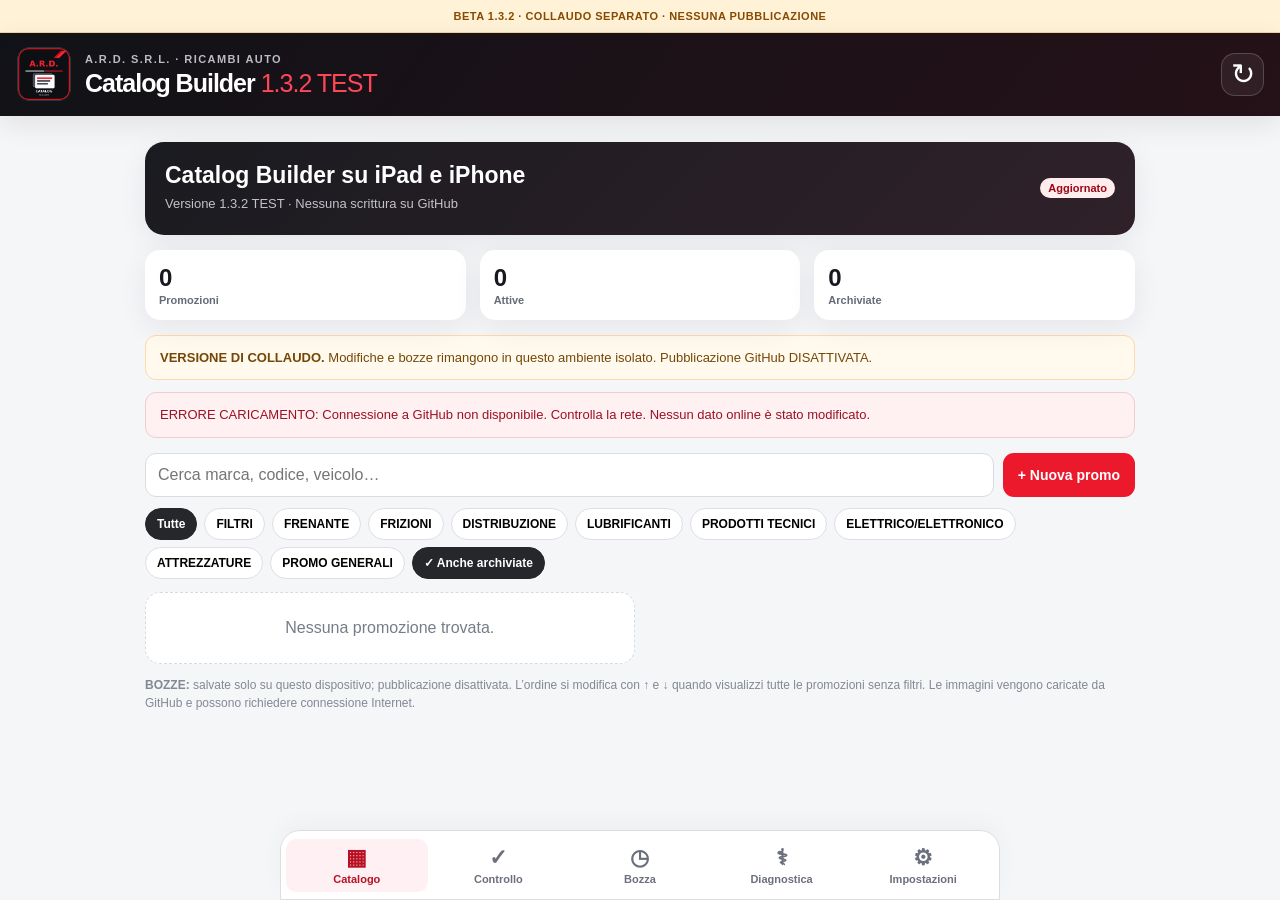
<file: admin-mobile-beta132/index.html>
<!doctype html>
<html lang="it">
<head>
  <meta charset="utf-8">
  <meta name="viewport" content="width=device-width, initial-scale=1, viewport-fit=cover">
  <meta name="theme-color" content="#101014">
  <meta name="apple-mobile-web-app-capable" content="yes">
  <meta name="apple-mobile-web-app-status-bar-style" content="black-translucent">
  <meta name="description" content="Gestione mobile delle promozioni A.R.D. Digital Catalog">
  <meta name="robots" content="noindex, nofollow, noarchive">
  <meta http-equiv="Content-Security-Policy" content="default-src 'self'; script-src 'self'; style-src 'self'; img-src 'self' data: blob: https://promo.autoricambidese.it https://alessandro80ard.github.io https://raw.githubusercontent.com; connect-src 'self' https://api.github.com; object-src 'none'; base-uri 'self'; form-action 'self'; upgrade-insecure-requests">
  <title>A.R.D. Catalog Builder Mobile · BETA 1.3.2 TEST</title>
  <link rel="manifest" href="./manifest.webmanifest">
  <link rel="icon" href="./icons/icon-192.png">
  <link rel="apple-touch-icon" href="./icons/icon-192.png">
  <link rel="stylesheet" href="./styles.css">
</head>
<body>
  <div class="test-banner">BETA 1.3.2 · COLLAUDO SEPARATO · NESSUNA PUBBLICAZIONE</div>
  <header class="topbar">
    <div class="brand"><img src="./icons/icon-192.png" alt="Icona A.R.D."><div><span class="eyebrow">A.R.D. S.r.l. · Ricambi Auto</span><h1>Catalog Builder <em>1.3.2 TEST</em></h1></div></div>
    <button id="refreshBtn" class="iconbtn" type="button" title="Ricarica dal repository" aria-label="Ricarica dal repository">↻</button>
  </header>
  <div id="bootStatus" role="alert" class="boot-status">Avvio del Catalog Builder 1.3.2 in corso…</div>
  <main id="app" class="layout" aria-live="polite"></main>
  <nav class="bottom-nav" aria-label="Navigazione principale">
    <button class="tab active" type="button" data-tab="catalogo"><span>▦</span>Catalogo</button>
    <button class="tab" type="button" data-tab="controllo"><span>✓</span>Controllo</button>
    <button class="tab" type="button" data-tab="pubblica"><span>◷</span>Bozza</button>
    <button class="tab" type="button" data-tab="diagnostica"><span>⚕</span>Diagnostica</button>
    <button class="tab" type="button" data-tab="impostazioni"><span>⚙</span>Impostazioni</button>
  </nav>
  <dialog id="editDialog" class="edit-dialog" aria-label="Modifica promozione"></dialog>
  <div id="toast" class="toast" role="status" aria-live="polite"></div>
  <script src="./boot-check.js"></script>
  <script type="module" src="./app.js"></script>
</body>
</html>
</file>
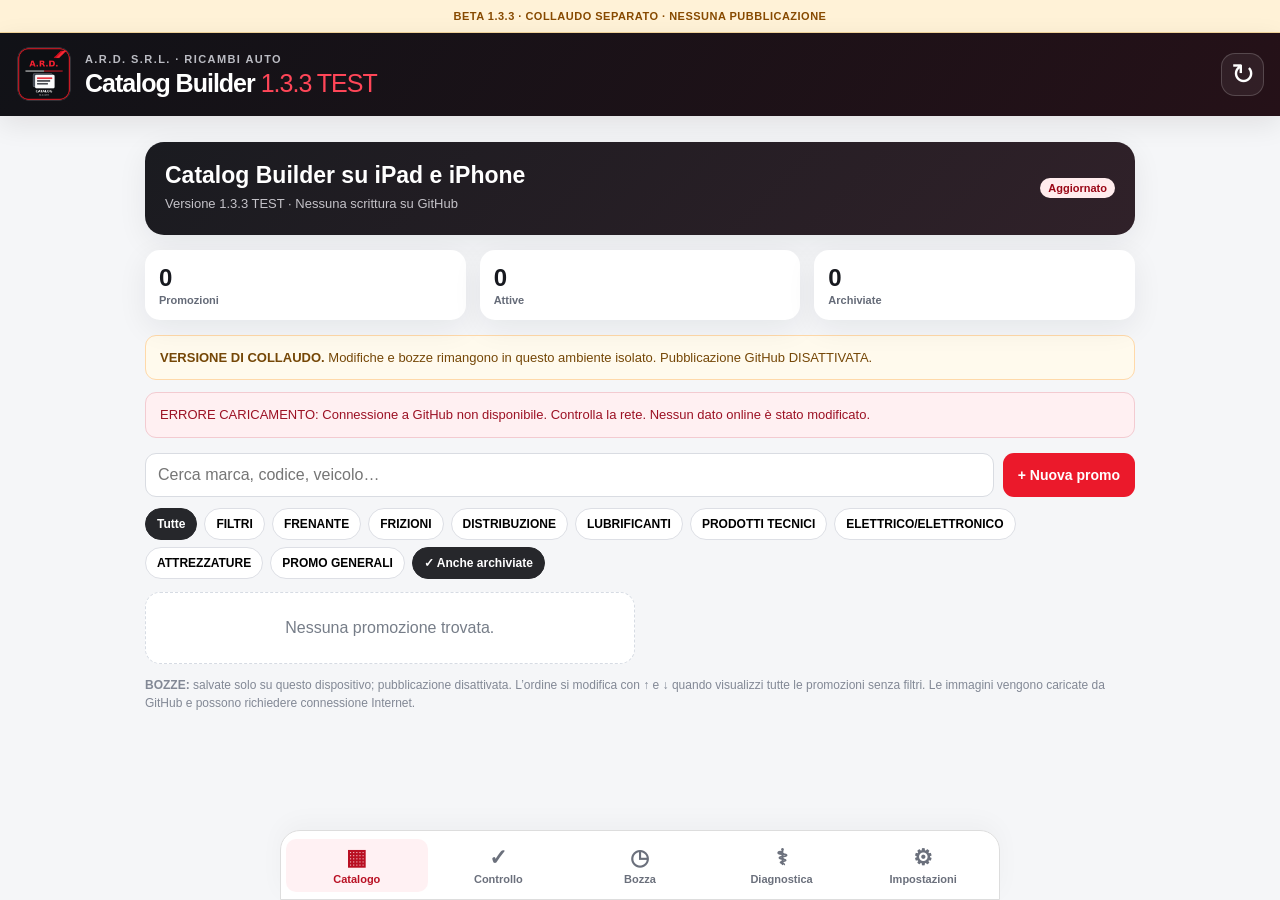
<file: admin-mobile-beta133/index.html>
<!doctype html>
<html lang="it">
<head>
  <meta charset="utf-8">
  <meta name="viewport" content="width=device-width, initial-scale=1, viewport-fit=cover">
  <meta name="theme-color" content="#101014">
  <meta name="apple-mobile-web-app-capable" content="yes">
  <meta name="apple-mobile-web-app-status-bar-style" content="black-translucent">
  <meta name="description" content="Gestione mobile delle promozioni A.R.D. Digital Catalog">
  <meta name="robots" content="noindex, nofollow, noarchive">
  <meta http-equiv="Content-Security-Policy" content="default-src 'self'; script-src 'self'; style-src 'self'; img-src 'self' data: blob: https://promo.autoricambidese.it https://alessandro80ard.github.io https://raw.githubusercontent.com; connect-src 'self' https://api.github.com; object-src 'none'; base-uri 'self'; form-action 'self'; upgrade-insecure-requests">
  <title>A.R.D. Catalog Builder Mobile · BETA 1.3.3 TEST</title>
  <link rel="manifest" href="./manifest.webmanifest">
  <link rel="icon" href="./icons/icon-192.png">
  <link rel="apple-touch-icon" href="./icons/icon-192.png">
  <link rel="stylesheet" href="./styles.css">
</head>
<body>
  <div class="test-banner">BETA 1.3.3 · COLLAUDO SEPARATO · NESSUNA PUBBLICAZIONE</div>
  <header class="topbar">
    <div class="brand"><img src="./icons/icon-192.png" alt="Icona A.R.D."><div><span class="eyebrow">A.R.D. S.r.l. · Ricambi Auto</span><h1>Catalog Builder <em>1.3.3 TEST</em></h1></div></div>
    <button id="refreshBtn" class="iconbtn" type="button" title="Ricarica dal repository" aria-label="Ricarica dal repository">↻</button>
  </header>
  <div id="bootStatus" role="alert" class="boot-status">Avvio del Catalog Builder 1.3.3 in corso…</div>
  <main id="app" class="layout" aria-live="polite"></main>
  <nav class="bottom-nav" aria-label="Navigazione principale">
    <button class="tab active" type="button" data-tab="catalogo"><span>▦</span>Catalogo</button>
    <button class="tab" type="button" data-tab="controllo"><span>✓</span>Controllo</button>
    <button class="tab" type="button" data-tab="pubblica"><span>◷</span>Bozza</button>
    <button class="tab" type="button" data-tab="diagnostica"><span>⚕</span>Diagnostica</button>
    <button class="tab" type="button" data-tab="impostazioni"><span>⚙</span>Impostazioni</button>
  </nav>
  <dialog id="editDialog" class="edit-dialog" aria-label="Modifica promozione"></dialog>
  <div id="toast" class="toast" role="status" aria-live="polite"></div>
  <script src="./boot-check.js"></script>
  <script src="./merge-core.js"></script>
  <script type="module" src="./app.js"></script>
</body>
</html>
</file>
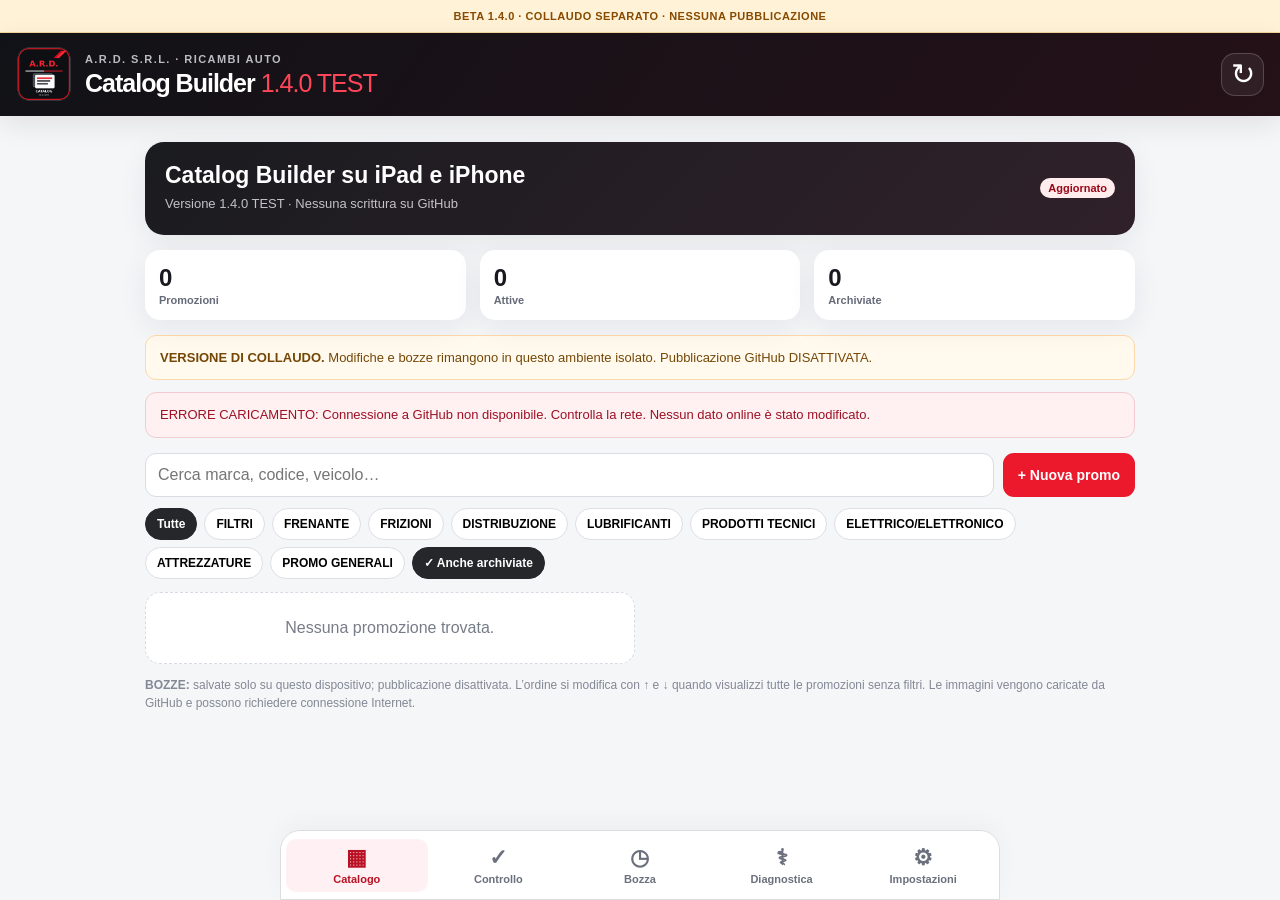
<file: admin-mobile-beta14/index.html>
<!doctype html>
<html lang="it">
<head>
  <meta charset="utf-8">
  <meta name="viewport" content="width=device-width, initial-scale=1, viewport-fit=cover">
  <meta name="theme-color" content="#101014">
  <meta name="apple-mobile-web-app-capable" content="yes">
  <meta name="apple-mobile-web-app-status-bar-style" content="black-translucent">
  <meta name="description" content="Gestione mobile delle promozioni A.R.D. Digital Catalog">
  <meta name="robots" content="noindex, nofollow, noarchive">
  <meta http-equiv="Content-Security-Policy" content="default-src 'self'; script-src 'self'; style-src 'self'; img-src 'self' data: blob: https://promo.autoricambidese.it https://alessandro80ard.github.io https://raw.githubusercontent.com; connect-src 'self' https://api.github.com; object-src 'none'; base-uri 'self'; form-action 'self'; upgrade-insecure-requests">
  <title>A.R.D. Catalog Builder Mobile · BETA 1.4.0 TEST</title>
  <link rel="manifest" href="./manifest.webmanifest">
  <link rel="icon" href="./icons/icon-192.png">
  <link rel="apple-touch-icon" href="./icons/icon-192.png">
  <link rel="stylesheet" href="./styles.css">
</head>
<body>
  <div class="test-banner">BETA 1.4.0 · COLLAUDO SEPARATO · NESSUNA PUBBLICAZIONE</div>
  <header class="topbar">
    <div class="brand"><img src="./icons/icon-192.png" alt="Icona A.R.D."><div><span class="eyebrow">A.R.D. S.r.l. · Ricambi Auto</span><h1>Catalog Builder <em>1.4.0 TEST</em></h1></div></div>
    <button id="refreshBtn" class="iconbtn" type="button" title="Ricarica dal repository" aria-label="Ricarica dal repository">↻</button>
  </header>
  <div id="bootStatus" role="alert" class="boot-status">Avvio del Catalog Builder 1.4.0 in corso…</div>
  <main id="app" class="layout" aria-live="polite"></main>
  <nav class="bottom-nav" aria-label="Navigazione principale">
    <button class="tab active" type="button" data-tab="catalogo"><span>▦</span>Catalogo</button>
    <button class="tab" type="button" data-tab="controllo"><span>✓</span>Controllo</button>
    <button class="tab" type="button" data-tab="pubblica"><span>◷</span>Bozza</button>
    <button class="tab" type="button" data-tab="diagnostica"><span>⚕</span>Diagnostica</button>
    <button class="tab" type="button" data-tab="impostazioni"><span>⚙</span>Impostazioni</button>
  </nav>
  <dialog id="editDialog" class="edit-dialog" aria-label="Modifica promozione"></dialog>
  <div id="toast" class="toast" role="status" aria-live="polite"></div>
  <script src="./boot-check.js"></script>
  <script src="./merge-core.js"></script>
  <script type="module" src="./app.js"></script>
</body>
</html>
</file>
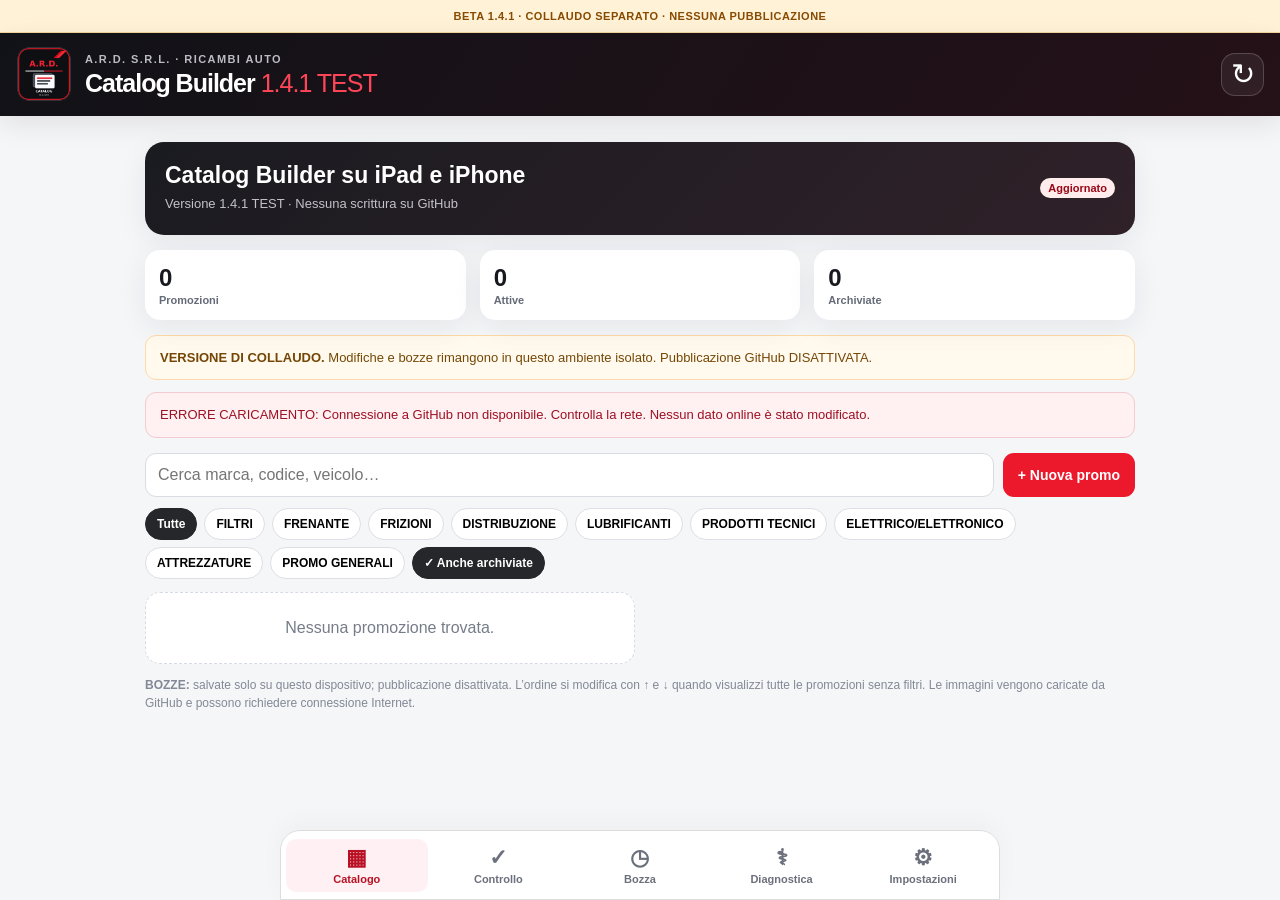
<file: admin-mobile-beta141/index.html>
<!doctype html>
<html lang="it">
<head>
  <meta charset="utf-8">
  <meta name="viewport" content="width=device-width, initial-scale=1, viewport-fit=cover">
  <meta name="theme-color" content="#101014">
  <meta name="apple-mobile-web-app-capable" content="yes">
  <meta name="apple-mobile-web-app-status-bar-style" content="black-translucent">
  <meta name="description" content="Gestione mobile delle promozioni A.R.D. Digital Catalog">
  <meta name="robots" content="noindex, nofollow, noarchive">
  <meta http-equiv="Content-Security-Policy" content="default-src 'self'; script-src 'self'; style-src 'self'; img-src 'self' data: blob: https://promo.autoricambidese.it https://alessandro80ard.github.io https://raw.githubusercontent.com; connect-src 'self' https://api.github.com; object-src 'none'; base-uri 'self'; form-action 'self'; upgrade-insecure-requests">
  <title>A.R.D. Catalog Builder Mobile · BETA 1.4.1 TEST</title>
  <link rel="manifest" href="./manifest.webmanifest">
  <link rel="icon" href="./icons/icon-192.png">
  <link rel="apple-touch-icon" href="./icons/icon-192.png">
  <link rel="stylesheet" href="./styles.css">
</head>
<body>
  <div class="test-banner">BETA 1.4.1 · COLLAUDO SEPARATO · NESSUNA PUBBLICAZIONE</div>
  <header class="topbar">
    <div class="brand"><img src="./icons/icon-192.png" alt="Icona A.R.D."><div><span class="eyebrow">A.R.D. S.r.l. · Ricambi Auto</span><h1>Catalog Builder <em>1.4.1 TEST</em></h1></div></div>
    <button id="refreshBtn" class="iconbtn" type="button" title="Ricarica dal repository" aria-label="Ricarica dal repository">↻</button>
  </header>
  <div id="bootStatus" role="alert" class="boot-status">Avvio del Catalog Builder 1.4.1 in corso…</div>
  <main id="app" class="layout" aria-live="polite"></main>
  <nav class="bottom-nav" aria-label="Navigazione principale">
    <button class="tab active" type="button" data-tab="catalogo"><span>▦</span>Catalogo</button>
    <button class="tab" type="button" data-tab="controllo"><span>✓</span>Controllo</button>
    <button class="tab" type="button" data-tab="pubblica"><span>◷</span>Bozza</button>
    <button class="tab" type="button" data-tab="diagnostica"><span>⚕</span>Diagnostica</button>
    <button class="tab" type="button" data-tab="impostazioni"><span>⚙</span>Impostazioni</button>
  </nav>
  <dialog id="editDialog" class="edit-dialog" aria-label="Modifica promozione"></dialog>
  <div id="toast" class="toast" role="status" aria-live="polite"></div>
  <script src="./boot-check.js"></script>
  <script src="./merge-core.js"></script>
  <script type="module" src="./app.js"></script>
</body>
</html>
</file>
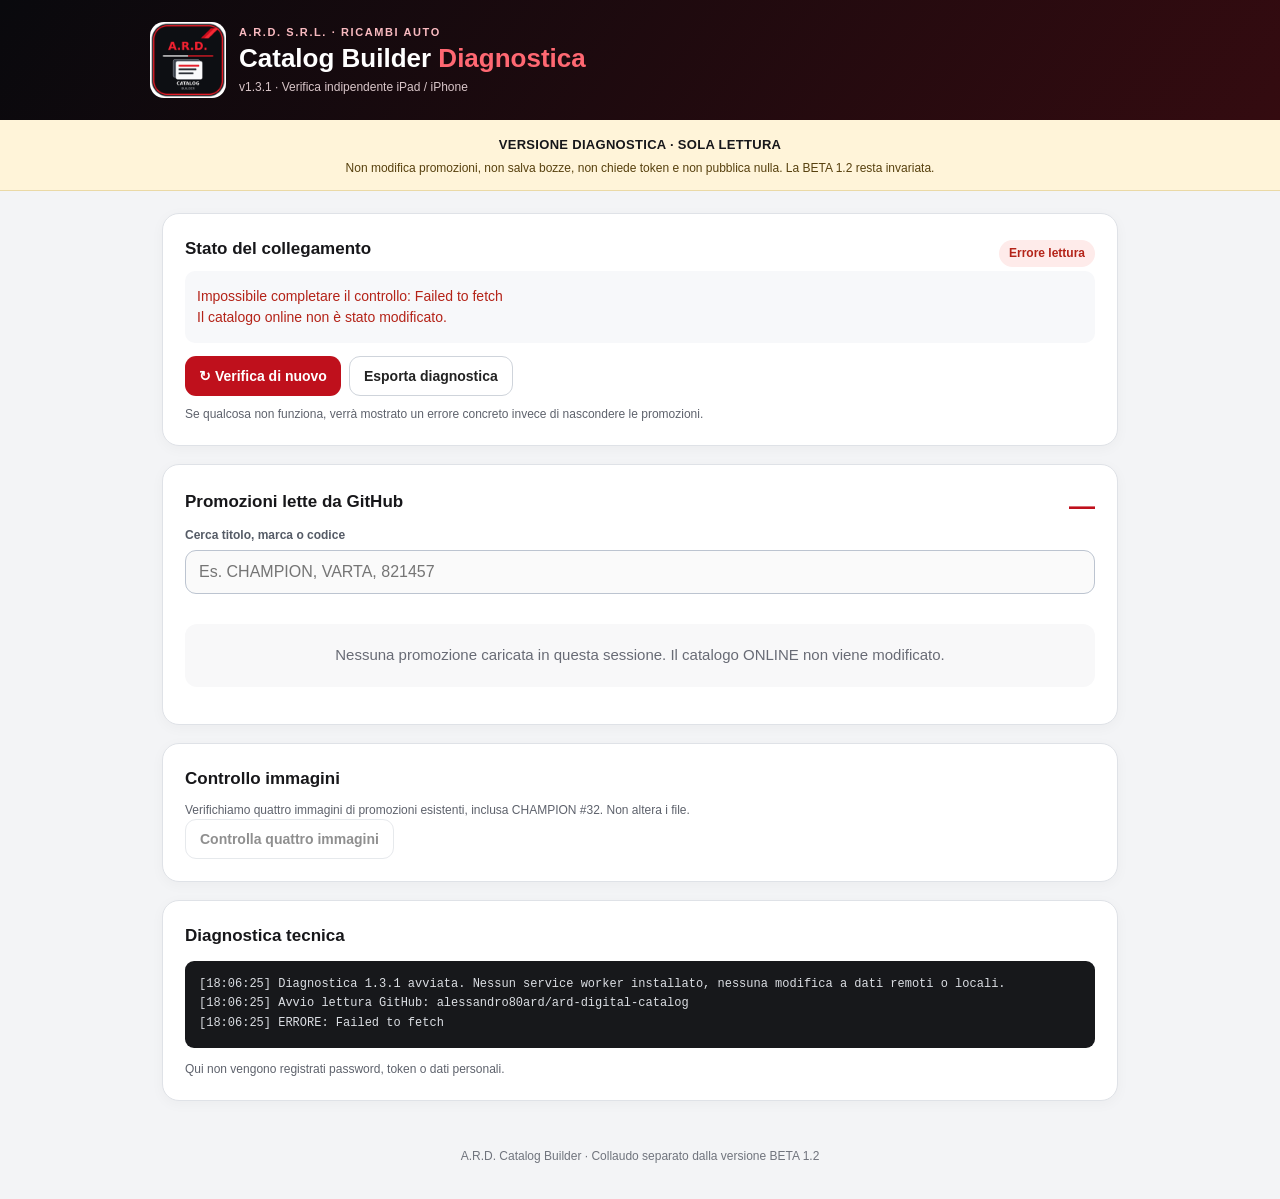
<file: admin-mobile-diagnostica/index.html>
<!doctype html>
<html lang="it"><head>
<meta charset="utf-8"><meta name="viewport" content="width=device-width, initial-scale=1, viewport-fit=cover">
<meta name="theme-color" content="#131316"><meta name="apple-mobile-web-app-capable" content="yes">
<meta name="apple-mobile-web-app-status-bar-style" content="default">
<meta name="robots" content="noindex,nofollow,noarchive">
<meta name="description" content="Diagnostica A.R.D. Catalog Builder Mobile — sola lettura">
<meta http-equiv="Content-Security-Policy" content="default-src 'none'; script-src 'self'; style-src 'self'; img-src 'self' data: https://promo.autoricambidese.it; connect-src https://api.github.com; object-src 'none'; base-uri 'none'; form-action 'none'; frame-ancestors 'none'; upgrade-insecure-requests">
<title>A.R.D. Catalog Builder · Diagnostica 1.3.1</title>
<link rel="icon" href="./icons/icon-192.png"><link rel="apple-touch-icon" href="./icons/icon-192.png">
<link rel="manifest" href="./manifest.webmanifest"><link rel="stylesheet" href="./styles.css">
</head><body>
<header class="header"><div class="headinner"><img class="logo" src="./icons/icon-192.png" alt="A.R.D."><div class="heading"><p class="eyebrow">A.R.D. S.R.L. · RICAMBI AUTO</p><h1>Catalog Builder <span>Diagnostica</span></h1><p class="smallmuted">v1.3.1 · Verifica indipendente iPad / iPhone</p></div></div></header>
<div class="warning" role="status"><strong>VERSIONE DIAGNOSTICA · SOLA LETTURA</strong><p>Non modifica promozioni, non salva bozze, non chiede token e non pubblica nulla. La BETA 1.2 resta invariata.</p></div>
<main>
<section class="panel" aria-labelledby="stateheading"><div class="headingrow"><h2 id="stateheading">Stato del collegamento</h2><span id="pill" class="pill waiting">Da verificare</span></div>
<div id="details" class="results" aria-live="polite"><p>Sto avviando la verifica del catalogo remoto…</p></div>
<div class="buttonbar"><button id="reload" type="button" class="primary">↻ Verifica di nuovo</button><button id="export" type="button" class="secondary">Esporta diagnostica</button></div>
<p class="help">Se qualcosa non funziona, verrà mostrato un errore concreto invece di nascondere le promozioni.</p>
</section>
<section class="panel" aria-labelledby="filterheading"><div class="headingrow"><h2 id="filterheading">Promozioni lette da GitHub</h2><strong id="count" class="counter">—</strong></div>
<label for="search" class="searchlabel">Cerca titolo, marca o codice</label><input id="search" type="search" placeholder="Es. CHAMPION, VARTA, 821457" autocomplete="off" disabled>
<div id="cards" class="cards" aria-live="polite"><p class="empty">Nessun dato ancora caricato. In attesa del controllo GitHub.</p></div>
</section>
<section class="panel" aria-labelledby="imageheading"><h2 id="imageheading">Controllo immagini</h2><p class="help">Verifichiamo quattro immagini di promozioni esistenti, inclusa CHAMPION #32. Non altera i file.</p><button id="checkImages" class="secondary" type="button" disabled>Controlla quattro immagini</button><div id="imageResults" class="imageresults" aria-live="polite"></div></section>
<section class="panel"><h2>Diagnostica tecnica</h2><pre id="log" class="log" aria-live="polite"></pre><p class="help">Qui non vengono registrati password, token o dati personali.</p></section>
</main><footer>A.R.D. Catalog Builder · Collaudo separato dalla versione BETA 1.2</footer>
<script src="./app.js" defer></script>
</body></html>
</file>
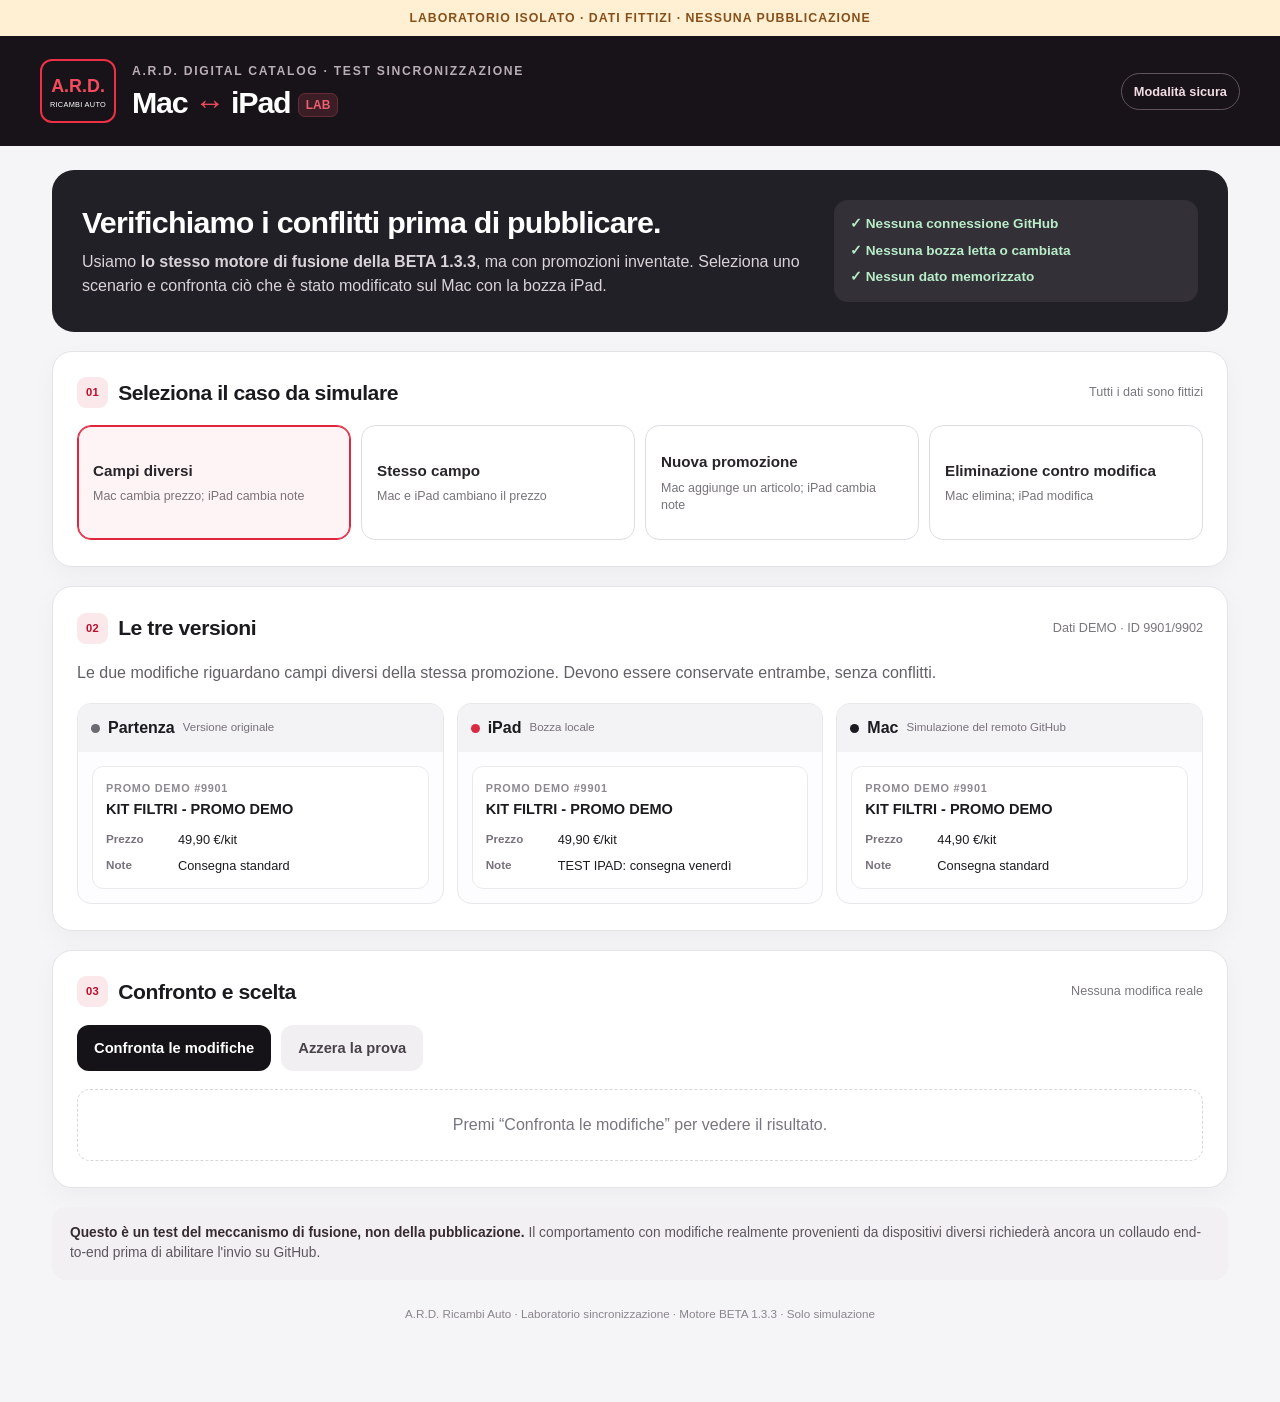
<file: admin-mobile-merge-lab/index.html>
<!doctype html>
<html lang="it">
<head>
<meta charset="utf-8" />
<meta name="viewport" content="width=device-width, initial-scale=1, viewport-fit=cover" />
<meta name="color-scheme" content="light" />
<meta name="robots" content="noindex,nofollow,noarchive" />
<meta http-equiv="Content-Security-Policy" content="default-src 'none'; script-src 'self'; style-src 'self'; img-src 'self'; connect-src 'none'; object-src 'none'; base-uri 'none'; form-action 'none'" />
<title>A.R.D. · Laboratorio sincronizzazione Mac–iPad</title>
<link rel="stylesheet" href="./styles.css" />
<script src="./merge-core.js" defer></script>
<script src="./lab.js" defer></script>
</head>
<body>
<div class="ribbon">LABORATORIO ISOLATO · DATI FITTIZI · NESSUNA PUBBLICAZIONE</div>
<header><div class="brand"><div class="mark"><b>A.R.D.</b><span>RICAMBI AUTO</span></div><div><div class="eyebrow">A.R.D. Digital Catalog · Test sincronizzazione</div><h1>Mac <em>↔</em> iPad <span>LAB</span></h1></div></div><span class="capsule">Modalità sicura</span></header>
<main>
<section class="intro"><div><h2>Verifichiamo i conflitti prima di pubblicare.</h2><p>Usiamo <strong>lo stesso motore di fusione della BETA 1.3.3</strong>, ma con promozioni inventate. Seleziona uno scenario e confronta ciò che è stato modificato sul Mac con la bozza iPad.</p></div><div class="guard"><div>✓ Nessuna connessione GitHub</div><div>✓ Nessuna bozza letta o cambiata</div><div>✓ Nessun dato memorizzato</div></div></section>
<section class="panel"><div class="section-head"><div><span class="step">01</span><h2>Seleziona il caso da simulare</h2></div><span class="subtle">Tutti i dati sono fittizi</span></div><div class="scenarios" id="scenarios"></div></section>
<section class="panel"><div class="section-head"><div><span class="step">02</span><h2>Le tre versioni</h2></div><span id="scenario-label" class="subtle"></span></div><p id="scenario-desc" class="explain"></p><div class="compare-grid"><article class="snapshot"><div class="snapshot-head"><span class="dot neutral"></span><h3>Partenza</h3><small>Versione originale</small></div><div id="base-data"></div></article><article class="snapshot"><div class="snapshot-head"><span class="dot red"></span><h3>iPad</h3><small>Bozza locale</small></div><div id="local-data"></div></article><article class="snapshot"><div class="snapshot-head"><span class="dot dark"></span><h3>Mac</h3><small>Simulazione del remoto GitHub</small></div><div id="remote-data"></div></article></div></section>
<section class="panel results"><div class="section-head"><div><span class="step">03</span><h2>Confronto e scelta</h2></div><span class="subtle">Nessuna modifica reale</span></div><div class="controls"><button id="compare" type="button" class="btn primary">Confronta le modifiche</button><button id="reset" type="button" class="btn secondary">Azzera la prova</button></div><div id="outcome" class="outcome" aria-live="polite"><div class="empty">Premi “Confronta le modifiche” per vedere il risultato.</div></div></section>
<section class="note"><strong>Questo è un test del meccanismo di fusione, non della pubblicazione.</strong> Il comportamento con modifiche realmente provenienti da dispositivi diversi richiederà ancora un collaudo end-to-end prima di abilitare l'invio su GitHub.</section>
<footer> A.R.D. Ricambi Auto · Laboratorio sincronizzazione · Motore BETA 1.3.3 · Solo simulazione</footer>
</main>
</body>
</html>
</file>
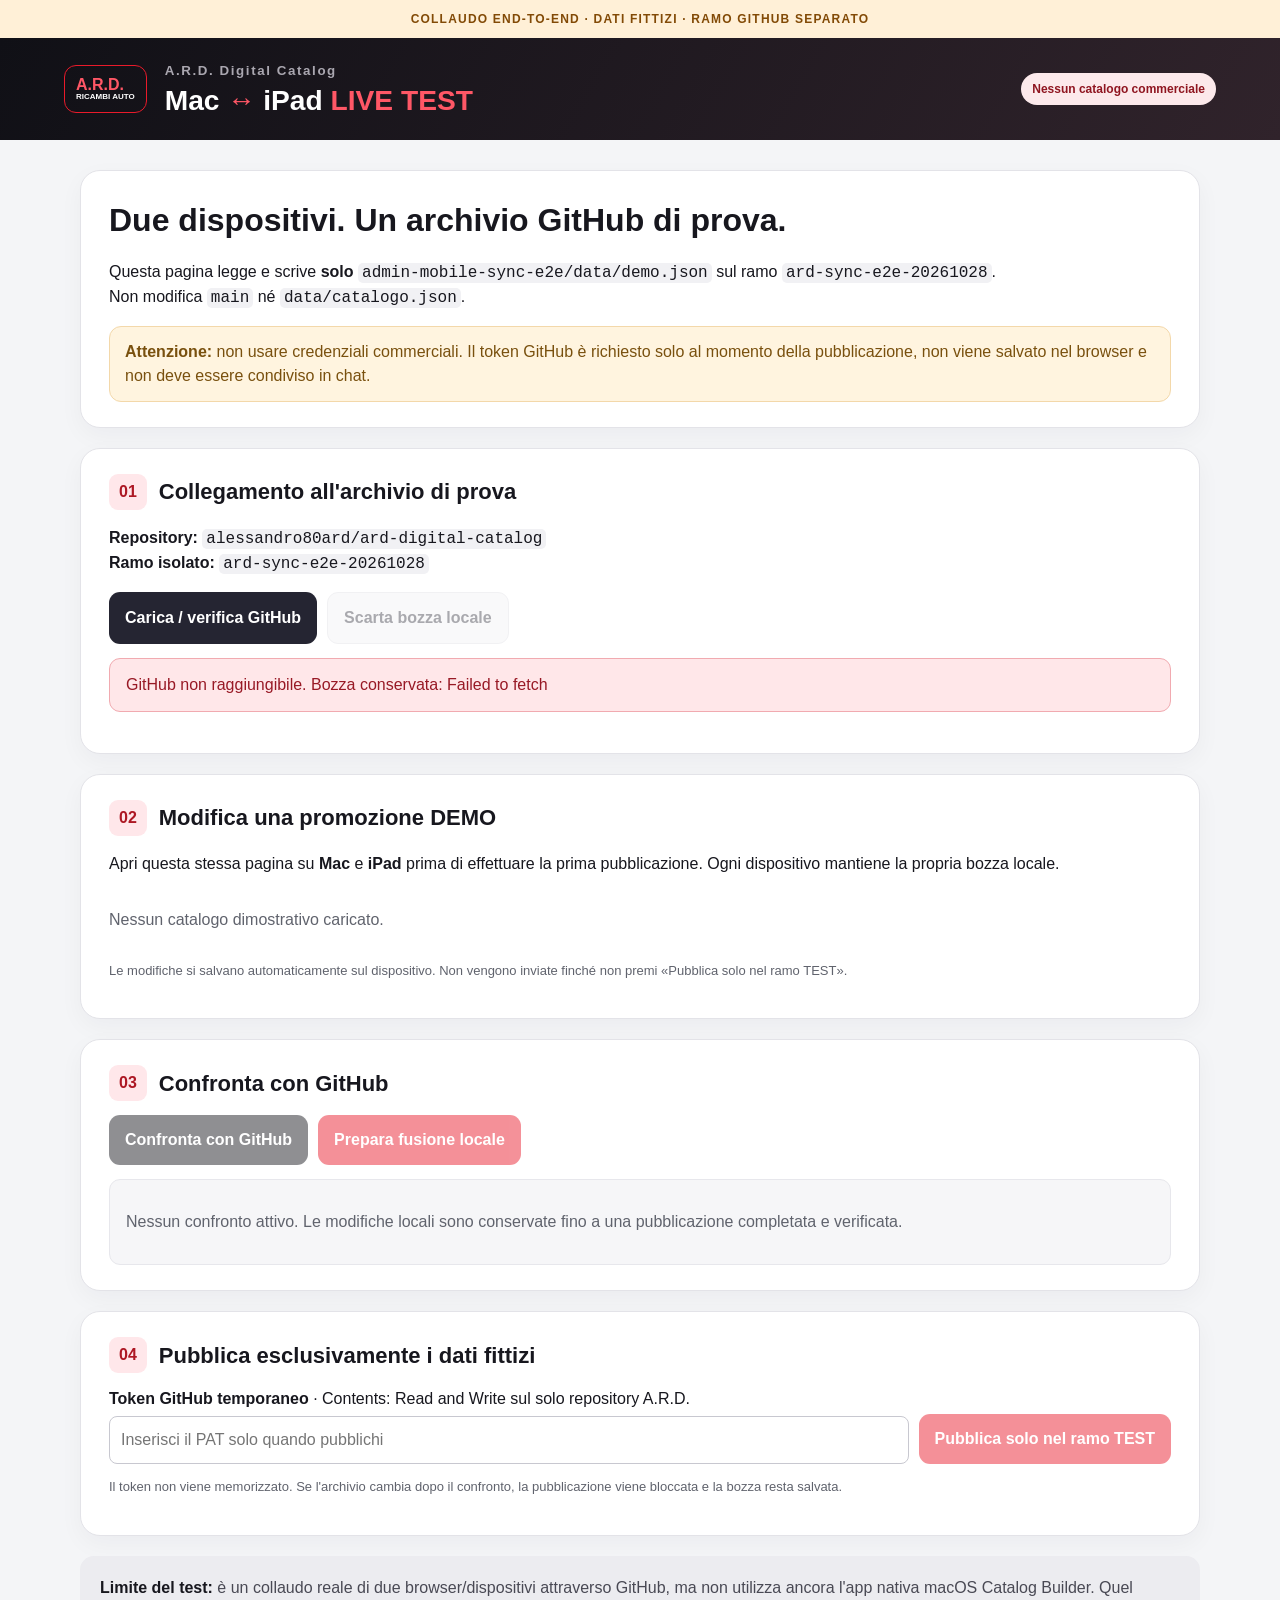
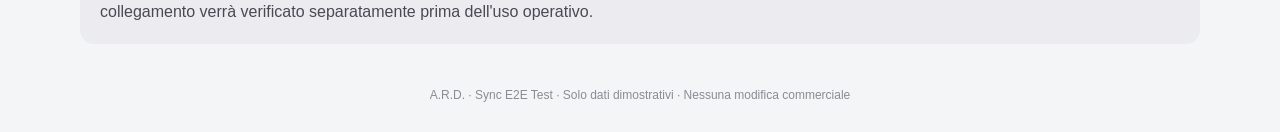
<file: admin-mobile-sync-e2e/index.html>
<!doctype html>
<html lang="it">
<head>
<meta charset="utf-8">
<meta name="viewport" content="width=device-width, initial-scale=1, viewport-fit=cover">
<meta name="robots" content="noindex,nofollow,noarchive">
<meta name="color-scheme" content="light">
<meta http-equiv="Content-Security-Policy" content="default-src 'none'; script-src 'self'; style-src 'self'; img-src 'self' data:; connect-src https://api.github.com; object-src 'none'; base-uri 'none'; form-action 'none'">
<title>A.R.D. · Prova reale di sincronizzazione Mac–iPad</title>
<link rel="stylesheet" href="./styles.css">
<script src="./merge-core.js" defer></script>
<script src="./app.js" defer></script>
</head>
<body>
<div class="ribbon">COLLAUDO END-TO-END · DATI FITTIZI · RAMO GITHUB SEPARATO</div>
<header class="header">
  <div class="brand"><span class="mark">A.R.D.<small>RICAMBI AUTO</small></span><span><small class="eyebrow">A.R.D. Digital Catalog</small><h1>Mac <em>↔</em> iPad <span class="lab">LIVE TEST</span></h1></span></div>
  <span class="pill">Nessun catalogo commerciale</span>
</header>
<main>
<section class="intro">
 <h2>Due dispositivi. Un archivio GitHub di prova.</h2>
 <p>Questa pagina legge e scrive <strong>solo</strong> <code>admin-mobile-sync-e2e/data/demo.json</code> sul ramo <code>ard-sync-e2e-20261028</code>. Non modifica <code>main</code> né <code>data/catalogo.json</code>.</p>
 <div class="info"><strong>Attenzione:</strong> non usare credenziali commerciali. Il token GitHub è richiesto solo al momento della pubblicazione, non viene salvato nel browser e non deve essere condiviso in chat.</div>
</section>
<section class="panel">
 <div class="head"><span class="step">01</span><h2>Collegamento all'archivio di prova</h2></div>
 <p><strong>Repository:</strong> <code>alessandro80ard/ard-digital-catalog</code><br><strong>Ramo isolato:</strong> <code>ard-sync-e2e-20261028</code></p>
 <div class="actions"><button id="load" class="btn secondary" type="button">Carica / verifica GitHub</button><button id="discard" class="btn outline" type="button" disabled>Scarta bozza locale</button></div>
 <p id="status" class="state" role="status">Connessione non ancora verificata.</p>
 <p id="version" class="small muted"></p>
</section>
<section class="panel">
 <div class="head"><span class="step">02</span><h2>Modifica una promozione DEMO</h2></div>
 <p>Apri questa stessa pagina su <strong>Mac</strong> e <strong>iPad</strong> prima di effettuare la prima pubblicazione. Ogni dispositivo mantiene la propria bozza locale.</p>
 <div id="cards" class="cards"><p class="muted">Carica prima i dati di prova.</p></div>
 <p class="small muted">Le modifiche si salvano automaticamente sul dispositivo. Non vengono inviate finché non premi «Pubblica solo nel ramo TEST».</p>
</section>
<section class="panel">
 <div class="head"><span class="step">03</span><h2>Confronta con GitHub</h2></div>
 <div class="actions"><button id="compare" class="btn primary" type="button" disabled>Confronta con GitHub</button><button id="apply" class="btn red" type="button" disabled>Prepara fusione locale</button></div>
 <div id="comparison" class="comparison"><p class="muted">Nessun confronto eseguito.</p></div>
</section>
<section class="panel">
 <div class="head"><span class="step">04</span><h2>Pubblica esclusivamente i dati fittizi</h2></div>
 <label for="token"><strong>Token GitHub temporaneo</strong> · Contents: Read and Write sul solo repository A.R.D.</label>
 <div class="tokenrow"><input id="token" type="password" placeholder="Inserisci il PAT solo quando pubblichi" autocomplete="off" autocapitalize="off" spellcheck="false"><button id="publish" type="button" class="btn red" disabled>Pubblica solo nel ramo TEST</button></div>
 <p class="small muted">Il token non viene memorizzato. Se l'archivio cambia dopo il confronto, la pubblicazione viene bloccata e la bozza resta salvata.</p>
 <div id="result" class="comparison"></div>
</section>
<section class="note"><strong>Limite del test:</strong> è un collaudo reale di due browser/dispositivi attraverso GitHub, ma non utilizza ancora l'app nativa macOS Catalog Builder. Quel collegamento verrà verificato separatamente prima dell'uso operativo.</section>
</main>
<footer>A.R.D. · Sync E2E Test · Solo dati dimostrativi · Nessuna modifica commerciale</footer>
</body>
</html>
</file>
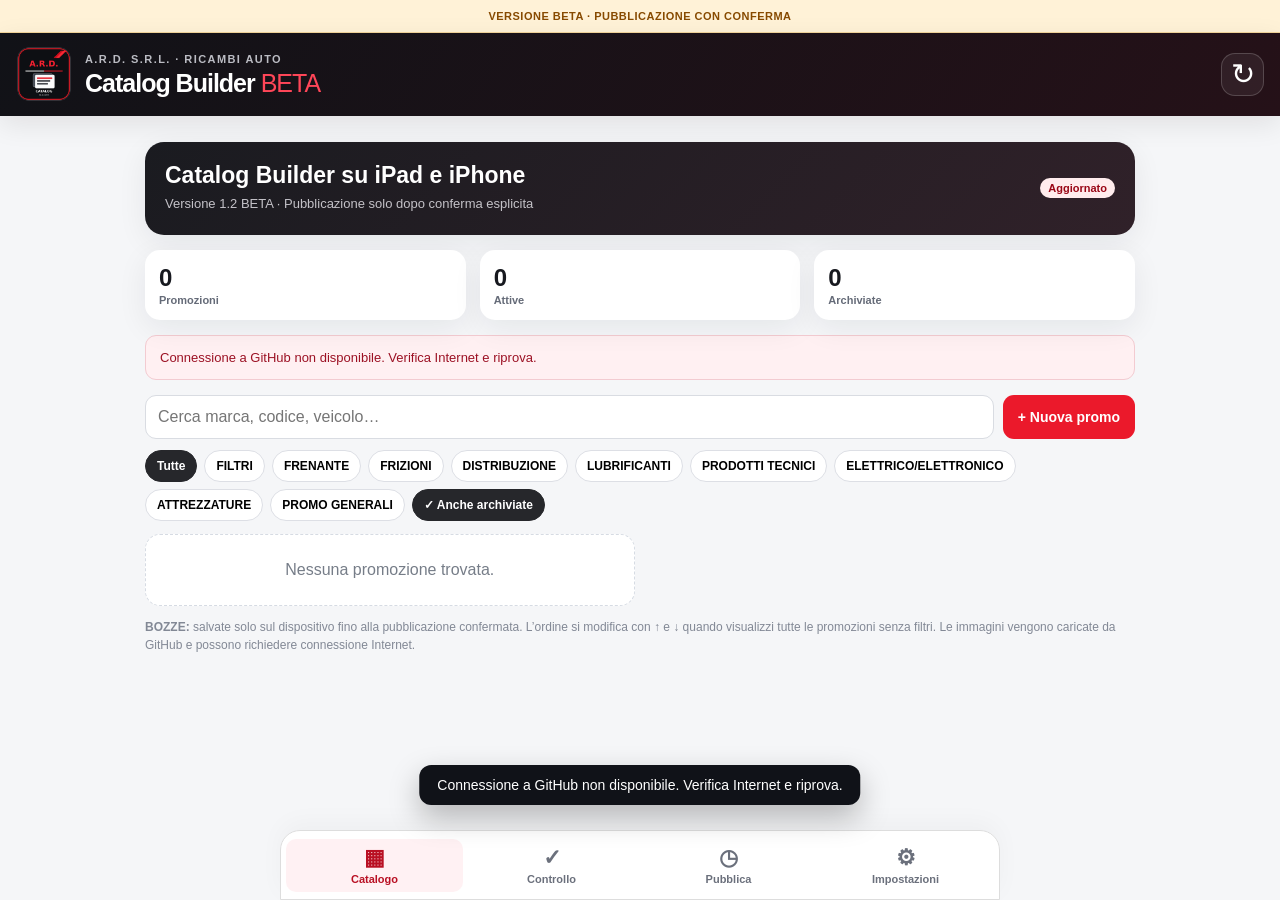
<file: admin-mobile-test/index.html>
<!doctype html>
<html lang="it">
<head>
  <meta charset="utf-8">
  <meta name="viewport" content="width=device-width, initial-scale=1, viewport-fit=cover">
  <meta name="theme-color" content="#101014">
  <meta name="apple-mobile-web-app-capable" content="yes">
  <meta name="apple-mobile-web-app-status-bar-style" content="black-translucent">
  <meta name="description" content="Gestione mobile delle promozioni A.R.D. Digital Catalog">
  <meta name="robots" content="noindex, nofollow, noarchive">
  <meta http-equiv="Content-Security-Policy" content="default-src 'self'; script-src 'self'; style-src 'self'; img-src 'self' data: blob: https://promo.autoricambidese.it https://alessandro80ard.github.io https://raw.githubusercontent.com; connect-src 'self' https://api.github.com; object-src 'none'; base-uri 'self'; form-action 'self'; upgrade-insecure-requests">
  <title>A.R.D. Catalog Builder Mobile · BETA 1.2</title>
  <link rel="manifest" href="./manifest.webmanifest">
  <link rel="icon" href="./icons/icon-192.png">
  <link rel="apple-touch-icon" href="./icons/icon-192.png">
  <link rel="stylesheet" href="./styles.css">
</head>
<body>
  <div class="test-banner">VERSIONE BETA · PUBBLICAZIONE CON CONFERMA</div>
  <header class="topbar">
    <div class="brand"><img src="./icons/icon-192.png" alt="Icona A.R.D."><div><span class="eyebrow">A.R.D. S.r.l. · Ricambi Auto</span><h1>Catalog Builder <em>BETA</em></h1></div></div>
    <button id="refreshBtn" class="iconbtn" type="button" title="Ricarica dal repository" aria-label="Ricarica dal repository">↻</button>
  </header>
  <main id="app" class="layout" aria-live="polite"></main>
  <nav class="bottom-nav" aria-label="Navigazione principale">
    <button class="tab active" type="button" data-tab="catalogo"><span>▦</span>Catalogo</button>
    <button class="tab" type="button" data-tab="controllo"><span>✓</span>Controllo</button>
    <button class="tab" type="button" data-tab="pubblica"><span>◷</span>Pubblica</button>
    <button class="tab" type="button" data-tab="impostazioni"><span>⚙</span>Impostazioni</button>
  </nav>
  <dialog id="editDialog" class="edit-dialog" aria-label="Modifica promozione"></dialog>
  <div id="toast" class="toast" role="status" aria-live="polite"></div>
  <script type="module" src="./app.js"></script>
</body>
</html>
</file>
<file: admin-mobile-beta132/styles.css>
:root{--dark:#101014;--dark2:#191b21;--red:#eb192b;--red-dark:#b50e21;--paper:#f5f6f8;--white:#fff;--line:#e5e7eb;--ink:#17191f;--muted:#656b78;--green:#12784b;--amber:#b46707;--shadow:0 8px 30px rgba(15,22,40,.07)}
*{box-sizing:border-box}html{font-family:-apple-system,BlinkMacSystemFont,"SF Pro Text",Inter,"Segoe UI",sans-serif;-webkit-text-size-adjust:100%;background:var(--paper)}body{margin:0;color:var(--ink);min-height:100dvh}button,input,select,textarea{font:inherit}button{cursor:pointer}a{color:#b80f26}button:disabled{opacity:.45;cursor:default}.topbar{padding:calc(env(safe-area-inset-top,0px) + 13px) max(16px,env(safe-area-inset-right,0px)) 14px max(16px,env(safe-area-inset-left,0px));background:linear-gradient(125deg,#111217,#251118);color:#fff;display:flex;align-items:center;justify-content:space-between;gap:12px;box-shadow:0 8px 28px #14040a17}.brand{display:flex;align-items:center;gap:13px;min-width:0}.brand img{width:56px;height:56px;border-radius:15px;object-fit:contain}.eyebrow{display:block;font-size:11px;text-transform:uppercase;letter-spacing:.13em;color:#bbbcc3;font-weight:750}.brand h1{font-size:clamp(17px,3vw,25px);margin:5px 0 0;letter-spacing:-.04em;line-height:1.04}.brand em{font-weight:450;font-style:normal;color:#ff4658}.iconbtn{border:1px solid #ffffff2e;color:white;background:#ffffff10;border-radius:14px;width:43px;height:43px;font-size:29px;flex:0 0 auto}.layout{width:min(1050px,100%);margin:auto;padding:19px 16px calc(120px + env(safe-area-inset-bottom,0px));min-height:70dvh}.hero{background:linear-gradient(135deg,#1a1b20,#302129);color:#fff;padding:20px;border-radius:19px;box-shadow:var(--shadow);display:flex;align-items:center;justify-content:space-between;gap:12px;flex-wrap:wrap}.hero h2{font-size:23px;margin:0 0 5px}.hero p{margin:0;color:#c4c2c8;font-size:13px;line-height:1.6}.hero .pill{background:#ffeced;color:#9a0716}.stats{display:grid;grid-template-columns:repeat(3,minmax(0,1fr));gap:10px;margin:15px 0}.stat{background:white;padding:14px;border-radius:15px;box-shadow:var(--shadow)}.stat strong{font-size:24px;display:block;letter-spacing:-.045em}.stat small{font-size:11px;color:var(--muted);font-weight:700;display:block;margin-top:2px}.toolbar{display:flex;gap:9px;margin:15px 0 11px;flex-wrap:wrap}.toolbar input{flex:1;min-width:170px}.field,textarea,select,input{border:1px solid #d9dce2;background:white;border-radius:11px;padding:12px;color:#15181f;width:100%;font-size:16px}textarea{resize:vertical;min-height:70px}.field:focus,textarea:focus,select:focus,input:focus{outline:2px solid #ec24333c;border-color:#ec2433}.btn{border:none;border-radius:11px;padding:12px 15px;font-size:14px;font-weight:790;display:inline-flex;align-items:center;justify-content:center;gap:7px;text-decoration:none}.btn-red{background:var(--red);color:white}.btn-red:hover{background:var(--red-dark)}.btn-dark{background:var(--dark);color:white}.btn-light{background:#fff;color:var(--ink);border:1px solid var(--line)}.btn-soft{background:#f2f2f5;color:#333}.btn-sm{font-size:12px;padding:9px 11px}.btn-danger{background:#fff2f3;color:#9d1626;border:1px solid #ffd3d6}.filters{display:flex;gap:7px;flex-wrap:wrap;margin:0 0 13px}.filter{padding:8px 11px;border:1px solid #dddfe5;border-radius:99px;background:#fff;font-size:12px;font-weight:720}.filter.selected{background:#26272b;color:#fff;border-color:#26272b}.cards{display:grid;gap:11px}.promo{background:#fff;border:1px solid #e6e8ec;border-radius:17px;display:flex;gap:13px;padding:11px;align-items:flex-start;box-shadow:0 4px 12px #1a202c06;min-width:0}.promo img{width:108px;aspect-ratio:1;object-fit:contain;background:#f4f4f6;border-radius:11px;flex:0 0 auto}.promo-body{min-width:0;flex:1}.promo-top{display:flex;align-items:center;gap:5px;justify-content:space-between}.promo h3{font-size:15px;margin:6px 0 4px;line-height:1.2;overflow-wrap:anywhere}.promo p{font-size:12px;margin:3px 0;color:#636c76;overflow-wrap:anywhere}.promo .price{font-size:15px;color:#ba1127;font-weight:850;margin:6px 0}.actions{display:flex;gap:7px;flex-wrap:wrap;margin-top:9px}.pill{display:inline-block;border-radius:99px;padding:4px 8px;font-size:11px;font-weight:760;background:#eef0f4;color:#4a4c55}.pill.active{background:#e0f7ea;color:#0c7747}.pill.inactive{background:#efeff2;color:#656a74}.order-btn{background:#f6f6f7;border:1px solid #d8dce2;border-radius:9px;min-width:29px;height:29px}.section{background:white;border-radius:17px;padding:17px;margin:13px 0;box-shadow:var(--shadow);border:1px solid #e9ebef}.section h2{font-size:18px;margin:0 0 12px}.section h3{font-size:15px;margin:15px 0 7px}.section p,.section li{font-size:14px;line-height:1.6}.muted{color:var(--muted)}.small{font-size:12px}.row{display:flex;align-items:center;justify-content:space-between;gap:12px}.flexgap{display:flex;gap:10px;flex-wrap:wrap}.notice{padding:12px 14px;border-radius:11px;border:1px solid #ffd9a9;background:#fffaed;color:#754707;font-size:13px;margin:12px 0;line-height:1.5}.notice.success{border-color:#c5e9d5;background:#f0fbf4;color:#0a6841}.notice.error{border-color:#f3cbd1;background:#fff0f2;color:#9c1124}.empty{text-align:center;background:white;border:1px dashed #d6dbe3;border-radius:15px;padding:26px;color:#767d88}.bottom-nav{position:fixed;bottom:0;left:0;right:0;z-index:20;display:flex;background:#fffffff5;backdrop-filter:blur(16px);border-top:1px solid #e4e5e7;padding:8px max(5px,env(safe-area-inset-right,0px)) calc(7px + env(safe-area-inset-bottom,0px)) max(5px,env(safe-area-inset-left,0px));box-shadow:0 -8px 24px #1b1c2408}.tab{width:25%;background:none;border:0;border-radius:10px;padding:7px 3px;color:#6b707c;font-size:11px;font-weight:700}.tab span{display:block;font-size:22px;line-height:1.1;margin-bottom:3px}.tab.active{color:#b91023;background:#fff1f3}.edit-dialog{border:none;padding:0;border-radius:20px;width:min(760px,calc(100vw - 18px));max-height:93dvh;overflow:auto;color:var(--ink);box-shadow:0 20px 90px #0007}.edit-dialog::backdrop{background:#111b2abf;backdrop-filter:blur(5px)}.edit-head{position:sticky;top:0;background:#17181d;color:white;padding:16px 19px;display:flex;align-items:center;justify-content:space-between;z-index:4}.edit-head h2{margin:0;font-size:18px}.edit-head button{border:0;background:#ffffff22;color:#fff;font-size:24px;border-radius:9px;width:35px;height:35px}.edit-content{padding:18px}.form-grid{display:grid;grid-template-columns:repeat(2,minmax(0,1fr));gap:13px}.form-grid label{display:flex;flex-direction:column;gap:5px;font-size:12px;font-weight:750;color:#474b55}.full{grid-column:1/-1}.edit-bottom{position:sticky;bottom:0;padding:12px 18px;background:white;border-top:1px solid #e3e5e9;display:flex;justify-content:flex-end;gap:9px}.preview-image{display:block;width:100%;height:140px;object-fit:contain;background:#f3f4f6;border-radius:12px;margin:10px 0}.toast{position:fixed;z-index:60;left:50%;bottom:calc(95px + env(safe-area-inset-bottom,0px));transform:translateX(-50%);width:max-content;max-width:90vw;background:#101218;color:white;padding:12px 18px;border-radius:12px;box-shadow:0 12px 30px #0004;font-size:14px;opacity:0;pointer-events:none;transition:opacity .2s}.toast.visible{opacity:1}.checks{display:grid;gap:8px}.check{display:flex;gap:9px;align-items:flex-start;font-size:13px;line-height:1.4}.check span:first-child{flex:0 0 23px}.ok{color:#0f804a}.bad{color:#c42238}.footer-help{font-size:12px;color:#828895;line-height:1.5}.spinner{width:16px;height:16px;border:2px solid #ffffff77;border-top-color:white;border-radius:50%;display:inline-block;animation:spin 1s linear infinite}@keyframes spin{to{transform:rotate(360deg)}}@media(min-width:740px){.layout{padding:26px 30px 110px}.cards{grid-template-columns:repeat(2,minmax(0,1fr))}.promo img{width:128px}.promo{min-height:180px}.bottom-nav{left:50%;transform:translateX(-50%);width:min(720px,95vw);border:1px solid #ddd;border-radius:20px 20px 0 0}.stats{gap:14px}}@media(max-width:390px){.promo img{width:82px}.promo{gap:9px}.promo h3{font-size:13px}.promo .price{font-size:13px}.btn-sm{padding:8px 9px}.brand img{width:47px;height:47px}.form-grid{grid-template-columns:1fr}}

/* Test staging banner */
.test-banner{background:#fff2d7;color:#874a00;font-size:11px;font-weight:850;letter-spacing:.045em;text-align:center;padding:10px max(8px,env(safe-area-inset-right,0px));border-bottom:1px solid #f3d69b}

.consent{display:flex;align-items:center;gap:10px;margin:14px 0 16px;line-height:1.5;font-size:13px;font-weight:600}.consent input{width:20px;height:20px;flex:none}.section input[type="password"]{margin:7px 0}.checks .check{overflow-wrap:anywhere}

/* 1.3.2 separate testing area */
.boot-status{margin:12px auto;max-width:1050px;border:1px solid #d5dbdf;background:#f5f7fb;color:#424b5a;border-radius:12px;padding:12px 15px;font-size:13px}
.boot-status.boot-error{border-color:#dd838a;background:#fff1f2;color:#9a1b28;font-weight:750}
.boot-status[hidden]{display:none!important}
.tab{width:20%}
</file>
<file: admin-mobile-beta133/styles.css>
:root{--dark:#101014;--dark2:#191b21;--red:#eb192b;--red-dark:#b50e21;--paper:#f5f6f8;--white:#fff;--line:#e5e7eb;--ink:#17191f;--muted:#656b78;--green:#12784b;--amber:#b46707;--shadow:0 8px 30px rgba(15,22,40,.07)}
*{box-sizing:border-box}html{font-family:-apple-system,BlinkMacSystemFont,"SF Pro Text",Inter,"Segoe UI",sans-serif;-webkit-text-size-adjust:100%;background:var(--paper)}body{margin:0;color:var(--ink);min-height:100dvh}button,input,select,textarea{font:inherit}button{cursor:pointer}a{color:#b80f26}button:disabled{opacity:.45;cursor:default}.topbar{padding:calc(env(safe-area-inset-top,0px) + 13px) max(16px,env(safe-area-inset-right,0px)) 14px max(16px,env(safe-area-inset-left,0px));background:linear-gradient(125deg,#111217,#251118);color:#fff;display:flex;align-items:center;justify-content:space-between;gap:12px;box-shadow:0 8px 28px #14040a17}.brand{display:flex;align-items:center;gap:13px;min-width:0}.brand img{width:56px;height:56px;border-radius:15px;object-fit:contain}.eyebrow{display:block;font-size:11px;text-transform:uppercase;letter-spacing:.13em;color:#bbbcc3;font-weight:750}.brand h1{font-size:clamp(17px,3vw,25px);margin:5px 0 0;letter-spacing:-.04em;line-height:1.04}.brand em{font-weight:450;font-style:normal;color:#ff4658}.iconbtn{border:1px solid #ffffff2e;color:white;background:#ffffff10;border-radius:14px;width:43px;height:43px;font-size:29px;flex:0 0 auto}.layout{width:min(1050px,100%);margin:auto;padding:19px 16px calc(120px + env(safe-area-inset-bottom,0px));min-height:70dvh}.hero{background:linear-gradient(135deg,#1a1b20,#302129);color:#fff;padding:20px;border-radius:19px;box-shadow:var(--shadow);display:flex;align-items:center;justify-content:space-between;gap:12px;flex-wrap:wrap}.hero h2{font-size:23px;margin:0 0 5px}.hero p{margin:0;color:#c4c2c8;font-size:13px;line-height:1.6}.hero .pill{background:#ffeced;color:#9a0716}.stats{display:grid;grid-template-columns:repeat(3,minmax(0,1fr));gap:10px;margin:15px 0}.stat{background:white;padding:14px;border-radius:15px;box-shadow:var(--shadow)}.stat strong{font-size:24px;display:block;letter-spacing:-.045em}.stat small{font-size:11px;color:var(--muted);font-weight:700;display:block;margin-top:2px}.toolbar{display:flex;gap:9px;margin:15px 0 11px;flex-wrap:wrap}.toolbar input{flex:1;min-width:170px}.field,textarea,select,input{border:1px solid #d9dce2;background:white;border-radius:11px;padding:12px;color:#15181f;width:100%;font-size:16px}textarea{resize:vertical;min-height:70px}.field:focus,textarea:focus,select:focus,input:focus{outline:2px solid #ec24333c;border-color:#ec2433}.btn{border:none;border-radius:11px;padding:12px 15px;font-size:14px;font-weight:790;display:inline-flex;align-items:center;justify-content:center;gap:7px;text-decoration:none}.btn-red{background:var(--red);color:white}.btn-red:hover{background:var(--red-dark)}.btn-dark{background:var(--dark);color:white}.btn-light{background:#fff;color:var(--ink);border:1px solid var(--line)}.btn-soft{background:#f2f2f5;color:#333}.btn-sm{font-size:12px;padding:9px 11px}.btn-danger{background:#fff2f3;color:#9d1626;border:1px solid #ffd3d6}.filters{display:flex;gap:7px;flex-wrap:wrap;margin:0 0 13px}.filter{padding:8px 11px;border:1px solid #dddfe5;border-radius:99px;background:#fff;font-size:12px;font-weight:720}.filter.selected{background:#26272b;color:#fff;border-color:#26272b}.cards{display:grid;gap:11px}.promo{background:#fff;border:1px solid #e6e8ec;border-radius:17px;display:flex;gap:13px;padding:11px;align-items:flex-start;box-shadow:0 4px 12px #1a202c06;min-width:0}.promo img{width:108px;aspect-ratio:1;object-fit:contain;background:#f4f4f6;border-radius:11px;flex:0 0 auto}.promo-body{min-width:0;flex:1}.promo-top{display:flex;align-items:center;gap:5px;justify-content:space-between}.promo h3{font-size:15px;margin:6px 0 4px;line-height:1.2;overflow-wrap:anywhere}.promo p{font-size:12px;margin:3px 0;color:#636c76;overflow-wrap:anywhere}.promo .price{font-size:15px;color:#ba1127;font-weight:850;margin:6px 0}.actions{display:flex;gap:7px;flex-wrap:wrap;margin-top:9px}.pill{display:inline-block;border-radius:99px;padding:4px 8px;font-size:11px;font-weight:760;background:#eef0f4;color:#4a4c55}.pill.active{background:#e0f7ea;color:#0c7747}.pill.inactive{background:#efeff2;color:#656a74}.order-btn{background:#f6f6f7;border:1px solid #d8dce2;border-radius:9px;min-width:29px;height:29px}.section{background:white;border-radius:17px;padding:17px;margin:13px 0;box-shadow:var(--shadow);border:1px solid #e9ebef}.section h2{font-size:18px;margin:0 0 12px}.section h3{font-size:15px;margin:15px 0 7px}.section p,.section li{font-size:14px;line-height:1.6}.muted{color:var(--muted)}.small{font-size:12px}.row{display:flex;align-items:center;justify-content:space-between;gap:12px}.flexgap{display:flex;gap:10px;flex-wrap:wrap}.notice{padding:12px 14px;border-radius:11px;border:1px solid #ffd9a9;background:#fffaed;color:#754707;font-size:13px;margin:12px 0;line-height:1.5}.notice.success{border-color:#c5e9d5;background:#f0fbf4;color:#0a6841}.notice.error{border-color:#f3cbd1;background:#fff0f2;color:#9c1124}.empty{text-align:center;background:white;border:1px dashed #d6dbe3;border-radius:15px;padding:26px;color:#767d88}.bottom-nav{position:fixed;bottom:0;left:0;right:0;z-index:20;display:flex;background:#fffffff5;backdrop-filter:blur(16px);border-top:1px solid #e4e5e7;padding:8px max(5px,env(safe-area-inset-right,0px)) calc(7px + env(safe-area-inset-bottom,0px)) max(5px,env(safe-area-inset-left,0px));box-shadow:0 -8px 24px #1b1c2408}.tab{width:25%;background:none;border:0;border-radius:10px;padding:7px 3px;color:#6b707c;font-size:11px;font-weight:700}.tab span{display:block;font-size:22px;line-height:1.1;margin-bottom:3px}.tab.active{color:#b91023;background:#fff1f3}.edit-dialog{border:none;padding:0;border-radius:20px;width:min(760px,calc(100vw - 18px));max-height:93dvh;overflow:auto;color:var(--ink);box-shadow:0 20px 90px #0007}.edit-dialog::backdrop{background:#111b2abf;backdrop-filter:blur(5px)}.edit-head{position:sticky;top:0;background:#17181d;color:white;padding:16px 19px;display:flex;align-items:center;justify-content:space-between;z-index:4}.edit-head h2{margin:0;font-size:18px}.edit-head button{border:0;background:#ffffff22;color:#fff;font-size:24px;border-radius:9px;width:35px;height:35px}.edit-content{padding:18px}.form-grid{display:grid;grid-template-columns:repeat(2,minmax(0,1fr));gap:13px}.form-grid label{display:flex;flex-direction:column;gap:5px;font-size:12px;font-weight:750;color:#474b55}.full{grid-column:1/-1}.edit-bottom{position:sticky;bottom:0;padding:12px 18px;background:white;border-top:1px solid #e3e5e9;display:flex;justify-content:flex-end;gap:9px}.preview-image{display:block;width:100%;height:140px;object-fit:contain;background:#f3f4f6;border-radius:12px;margin:10px 0}.toast{position:fixed;z-index:60;left:50%;bottom:calc(95px + env(safe-area-inset-bottom,0px));transform:translateX(-50%);width:max-content;max-width:90vw;background:#101218;color:white;padding:12px 18px;border-radius:12px;box-shadow:0 12px 30px #0004;font-size:14px;opacity:0;pointer-events:none;transition:opacity .2s}.toast.visible{opacity:1}.checks{display:grid;gap:8px}.check{display:flex;gap:9px;align-items:flex-start;font-size:13px;line-height:1.4}.check span:first-child{flex:0 0 23px}.ok{color:#0f804a}.bad{color:#c42238}.footer-help{font-size:12px;color:#828895;line-height:1.5}.spinner{width:16px;height:16px;border:2px solid #ffffff77;border-top-color:white;border-radius:50%;display:inline-block;animation:spin 1s linear infinite}@keyframes spin{to{transform:rotate(360deg)}}@media(min-width:740px){.layout{padding:26px 30px 110px}.cards{grid-template-columns:repeat(2,minmax(0,1fr))}.promo img{width:128px}.promo{min-height:180px}.bottom-nav{left:50%;transform:translateX(-50%);width:min(720px,95vw);border:1px solid #ddd;border-radius:20px 20px 0 0}.stats{gap:14px}}@media(max-width:390px){.promo img{width:82px}.promo{gap:9px}.promo h3{font-size:13px}.promo .price{font-size:13px}.btn-sm{padding:8px 9px}.brand img{width:47px;height:47px}.form-grid{grid-template-columns:1fr}}

/* Test staging banner */
.test-banner{background:#fff2d7;color:#874a00;font-size:11px;font-weight:850;letter-spacing:.045em;text-align:center;padding:10px max(8px,env(safe-area-inset-right,0px));border-bottom:1px solid #f3d69b}

.consent{display:flex;align-items:center;gap:10px;margin:14px 0 16px;line-height:1.5;font-size:13px;font-weight:600}.consent input{width:20px;height:20px;flex:none}.section input[type="password"]{margin:7px 0}.checks .check{overflow-wrap:anywhere}

/* 1.3.2 separate testing area */
.boot-status{margin:12px auto;max-width:1050px;border:1px solid #d5dbdf;background:#f5f7fb;color:#424b5a;border-radius:12px;padding:12px 15px;font-size:13px}
.boot-status.boot-error{border-color:#dd838a;background:#fff1f2;color:#9a1b28;font-weight:750}
.boot-status[hidden]{display:none!important}
.tab{width:20%}

/* BETA 1.3.3: confronto tre versioni e scelte conflitti */
.merge-status{padding:12px;border-radius:11px;background:#f6f6f8;margin:12px 0;font-size:13px;line-height:1.55}
.merge-status p{margin:6px 0 0}
.merge-conflict{margin:12px 0;padding:13px;border:1px solid #f2c2c7;border-left:4px solid #bc1528;border-radius:12px;background:#fffafa}
.merge-conflict strong{font-size:14px;overflow-wrap:anywhere}
.merge-values{display:grid;grid-template-columns:repeat(2,minmax(0,1fr));gap:8px;margin:11px 0}
.merge-values>div{min-width:0;border:1px solid #eee3e4;border-radius:9px;padding:9px;background:white}
.merge-values span{font-size:11px;font-weight:800;color:#555b63}
.merge-values pre{white-space:pre-wrap;overflow-wrap:anywhere;max-height:135px;overflow:auto;font-size:12px;color:#20222a;margin:6px 0}
.merge-conflict select{margin:7px 0 0}
.import-label{cursor:pointer;display:inline-flex;width:auto}
@media(max-width:560px){.merge-values{grid-template-columns:1fr}}
</file>
<file: admin-mobile-beta14/styles.css>
:root{--dark:#101014;--dark2:#191b21;--red:#eb192b;--red-dark:#b50e21;--paper:#f5f6f8;--white:#fff;--line:#e5e7eb;--ink:#17191f;--muted:#656b78;--green:#12784b;--amber:#b46707;--shadow:0 8px 30px rgba(15,22,40,.07)}
*{box-sizing:border-box}html{font-family:-apple-system,BlinkMacSystemFont,"SF Pro Text",Inter,"Segoe UI",sans-serif;-webkit-text-size-adjust:100%;background:var(--paper)}body{margin:0;color:var(--ink);min-height:100dvh}button,input,select,textarea{font:inherit}button{cursor:pointer}a{color:#b80f26}button:disabled{opacity:.45;cursor:default}.topbar{padding:calc(env(safe-area-inset-top,0px) + 13px) max(16px,env(safe-area-inset-right,0px)) 14px max(16px,env(safe-area-inset-left,0px));background:linear-gradient(125deg,#111217,#251118);color:#fff;display:flex;align-items:center;justify-content:space-between;gap:12px;box-shadow:0 8px 28px #14040a17}.brand{display:flex;align-items:center;gap:13px;min-width:0}.brand img{width:56px;height:56px;border-radius:15px;object-fit:contain}.eyebrow{display:block;font-size:11px;text-transform:uppercase;letter-spacing:.13em;color:#bbbcc3;font-weight:750}.brand h1{font-size:clamp(17px,3vw,25px);margin:5px 0 0;letter-spacing:-.04em;line-height:1.04}.brand em{font-weight:450;font-style:normal;color:#ff4658}.iconbtn{border:1px solid #ffffff2e;color:white;background:#ffffff10;border-radius:14px;width:43px;height:43px;font-size:29px;flex:0 0 auto}.layout{width:min(1050px,100%);margin:auto;padding:19px 16px calc(120px + env(safe-area-inset-bottom,0px));min-height:70dvh}.hero{background:linear-gradient(135deg,#1a1b20,#302129);color:#fff;padding:20px;border-radius:19px;box-shadow:var(--shadow);display:flex;align-items:center;justify-content:space-between;gap:12px;flex-wrap:wrap}.hero h2{font-size:23px;margin:0 0 5px}.hero p{margin:0;color:#c4c2c8;font-size:13px;line-height:1.6}.hero .pill{background:#ffeced;color:#9a0716}.stats{display:grid;grid-template-columns:repeat(3,minmax(0,1fr));gap:10px;margin:15px 0}.stat{background:white;padding:14px;border-radius:15px;box-shadow:var(--shadow)}.stat strong{font-size:24px;display:block;letter-spacing:-.045em}.stat small{font-size:11px;color:var(--muted);font-weight:700;display:block;margin-top:2px}.toolbar{display:flex;gap:9px;margin:15px 0 11px;flex-wrap:wrap}.toolbar input{flex:1;min-width:170px}.field,textarea,select,input{border:1px solid #d9dce2;background:white;border-radius:11px;padding:12px;color:#15181f;width:100%;font-size:16px}textarea{resize:vertical;min-height:70px}.field:focus,textarea:focus,select:focus,input:focus{outline:2px solid #ec24333c;border-color:#ec2433}.btn{border:none;border-radius:11px;padding:12px 15px;font-size:14px;font-weight:790;display:inline-flex;align-items:center;justify-content:center;gap:7px;text-decoration:none}.btn-red{background:var(--red);color:white}.btn-red:hover{background:var(--red-dark)}.btn-dark{background:var(--dark);color:white}.btn-light{background:#fff;color:var(--ink);border:1px solid var(--line)}.btn-soft{background:#f2f2f5;color:#333}.btn-sm{font-size:12px;padding:9px 11px}.btn-danger{background:#fff2f3;color:#9d1626;border:1px solid #ffd3d6}.filters{display:flex;gap:7px;flex-wrap:wrap;margin:0 0 13px}.filter{padding:8px 11px;border:1px solid #dddfe5;border-radius:99px;background:#fff;font-size:12px;font-weight:720}.filter.selected{background:#26272b;color:#fff;border-color:#26272b}.cards{display:grid;gap:11px}.promo{background:#fff;border:1px solid #e6e8ec;border-radius:17px;display:flex;gap:13px;padding:11px;align-items:flex-start;box-shadow:0 4px 12px #1a202c06;min-width:0}.promo img{width:108px;aspect-ratio:1;object-fit:contain;background:#f4f4f6;border-radius:11px;flex:0 0 auto}.promo-body{min-width:0;flex:1}.promo-top{display:flex;align-items:center;gap:5px;justify-content:space-between}.promo h3{font-size:15px;margin:6px 0 4px;line-height:1.2;overflow-wrap:anywhere}.promo p{font-size:12px;margin:3px 0;color:#636c76;overflow-wrap:anywhere}.promo .price{font-size:15px;color:#ba1127;font-weight:850;margin:6px 0}.actions{display:flex;gap:7px;flex-wrap:wrap;margin-top:9px}.pill{display:inline-block;border-radius:99px;padding:4px 8px;font-size:11px;font-weight:760;background:#eef0f4;color:#4a4c55}.pill.active{background:#e0f7ea;color:#0c7747}.pill.inactive{background:#efeff2;color:#656a74}.order-btn{background:#f6f6f7;border:1px solid #d8dce2;border-radius:9px;min-width:29px;height:29px}.section{background:white;border-radius:17px;padding:17px;margin:13px 0;box-shadow:var(--shadow);border:1px solid #e9ebef}.section h2{font-size:18px;margin:0 0 12px}.section h3{font-size:15px;margin:15px 0 7px}.section p,.section li{font-size:14px;line-height:1.6}.muted{color:var(--muted)}.small{font-size:12px}.row{display:flex;align-items:center;justify-content:space-between;gap:12px}.flexgap{display:flex;gap:10px;flex-wrap:wrap}.notice{padding:12px 14px;border-radius:11px;border:1px solid #ffd9a9;background:#fffaed;color:#754707;font-size:13px;margin:12px 0;line-height:1.5}.notice.success{border-color:#c5e9d5;background:#f0fbf4;color:#0a6841}.notice.error{border-color:#f3cbd1;background:#fff0f2;color:#9c1124}.empty{text-align:center;background:white;border:1px dashed #d6dbe3;border-radius:15px;padding:26px;color:#767d88}.bottom-nav{position:fixed;bottom:0;left:0;right:0;z-index:20;display:flex;background:#fffffff5;backdrop-filter:blur(16px);border-top:1px solid #e4e5e7;padding:8px max(5px,env(safe-area-inset-right,0px)) calc(7px + env(safe-area-inset-bottom,0px)) max(5px,env(safe-area-inset-left,0px));box-shadow:0 -8px 24px #1b1c2408}.tab{width:25%;background:none;border:0;border-radius:10px;padding:7px 3px;color:#6b707c;font-size:11px;font-weight:700}.tab span{display:block;font-size:22px;line-height:1.1;margin-bottom:3px}.tab.active{color:#b91023;background:#fff1f3}.edit-dialog{border:none;padding:0;border-radius:20px;width:min(760px,calc(100vw - 18px));max-height:93dvh;overflow:auto;color:var(--ink);box-shadow:0 20px 90px #0007}.edit-dialog::backdrop{background:#111b2abf;backdrop-filter:blur(5px)}.edit-head{position:sticky;top:0;background:#17181d;color:white;padding:16px 19px;display:flex;align-items:center;justify-content:space-between;z-index:4}.edit-head h2{margin:0;font-size:18px}.edit-head button{border:0;background:#ffffff22;color:#fff;font-size:24px;border-radius:9px;width:35px;height:35px}.edit-content{padding:18px}.form-grid{display:grid;grid-template-columns:repeat(2,minmax(0,1fr));gap:13px}.form-grid label{display:flex;flex-direction:column;gap:5px;font-size:12px;font-weight:750;color:#474b55}.full{grid-column:1/-1}.edit-bottom{position:sticky;bottom:0;padding:12px 18px;background:white;border-top:1px solid #e3e5e9;display:flex;justify-content:flex-end;gap:9px}.preview-image{display:block;width:100%;height:140px;object-fit:contain;background:#f3f4f6;border-radius:12px;margin:10px 0}.toast{position:fixed;z-index:60;left:50%;bottom:calc(95px + env(safe-area-inset-bottom,0px));transform:translateX(-50%);width:max-content;max-width:90vw;background:#101218;color:white;padding:12px 18px;border-radius:12px;box-shadow:0 12px 30px #0004;font-size:14px;opacity:0;pointer-events:none;transition:opacity .2s}.toast.visible{opacity:1}.checks{display:grid;gap:8px}.check{display:flex;gap:9px;align-items:flex-start;font-size:13px;line-height:1.4}.check span:first-child{flex:0 0 23px}.ok{color:#0f804a}.bad{color:#c42238}.footer-help{font-size:12px;color:#828895;line-height:1.5}.spinner{width:16px;height:16px;border:2px solid #ffffff77;border-top-color:white;border-radius:50%;display:inline-block;animation:spin 1s linear infinite}@keyframes spin{to{transform:rotate(360deg)}}@media(min-width:740px){.layout{padding:26px 30px 110px}.cards{grid-template-columns:repeat(2,minmax(0,1fr))}.promo img{width:128px}.promo{min-height:180px}.bottom-nav{left:50%;transform:translateX(-50%);width:min(720px,95vw);border:1px solid #ddd;border-radius:20px 20px 0 0}.stats{gap:14px}}@media(max-width:390px){.promo img{width:82px}.promo{gap:9px}.promo h3{font-size:13px}.promo .price{font-size:13px}.btn-sm{padding:8px 9px}.brand img{width:47px;height:47px}.form-grid{grid-template-columns:1fr}}

/* Test staging banner */
.test-banner{background:#fff2d7;color:#874a00;font-size:11px;font-weight:850;letter-spacing:.045em;text-align:center;padding:10px max(8px,env(safe-area-inset-right,0px));border-bottom:1px solid #f3d69b}

.consent{display:flex;align-items:center;gap:10px;margin:14px 0 16px;line-height:1.5;font-size:13px;font-weight:600}.consent input{width:20px;height:20px;flex:none}.section input[type="password"]{margin:7px 0}.checks .check{overflow-wrap:anywhere}

/* 1.3.2 separate testing area */
.boot-status{margin:12px auto;max-width:1050px;border:1px solid #d5dbdf;background:#f5f7fb;color:#424b5a;border-radius:12px;padding:12px 15px;font-size:13px}
.boot-status.boot-error{border-color:#dd838a;background:#fff1f2;color:#9a1b28;font-weight:750}
.boot-status[hidden]{display:none!important}
.tab{width:20%}

/* BETA 1.4.0: confronto tre versioni e scelte conflitti */
.merge-status{padding:12px;border-radius:11px;background:#f6f6f8;margin:12px 0;font-size:13px;line-height:1.55}
.merge-status p{margin:6px 0 0}
.merge-conflict{margin:12px 0;padding:13px;border:1px solid #f2c2c7;border-left:4px solid #bc1528;border-radius:12px;background:#fffafa}
.merge-conflict strong{font-size:14px;overflow-wrap:anywhere}
.merge-values{display:grid;grid-template-columns:repeat(2,minmax(0,1fr));gap:8px;margin:11px 0}
.merge-values>div{min-width:0;border:1px solid #eee3e4;border-radius:9px;padding:9px;background:white}
.merge-values span{font-size:11px;font-weight:800;color:#555b63}
.merge-values pre{white-space:pre-wrap;overflow-wrap:anywhere;max-height:135px;overflow:auto;font-size:12px;color:#20222a;margin:6px 0}
.merge-conflict select{margin:7px 0 0}
.import-label{cursor:pointer;display:inline-flex;width:auto}
@media(max-width:560px){.merge-values{grid-template-columns:1fr}}
</file>
<file: admin-mobile-beta141/styles.css>
:root{--dark:#101014;--dark2:#191b21;--red:#eb192b;--red-dark:#b50e21;--paper:#f5f6f8;--white:#fff;--line:#e5e7eb;--ink:#17191f;--muted:#656b78;--green:#12784b;--amber:#b46707;--shadow:0 8px 30px rgba(15,22,40,.07)}
*{box-sizing:border-box}html{font-family:-apple-system,BlinkMacSystemFont,"SF Pro Text",Inter,"Segoe UI",sans-serif;-webkit-text-size-adjust:100%;background:var(--paper)}body{margin:0;color:var(--ink);min-height:100dvh}button,input,select,textarea{font:inherit}button{cursor:pointer}a{color:#b80f26}button:disabled{opacity:.45;cursor:default}.topbar{padding:calc(env(safe-area-inset-top,0px) + 13px) max(16px,env(safe-area-inset-right,0px)) 14px max(16px,env(safe-area-inset-left,0px));background:linear-gradient(125deg,#111217,#251118);color:#fff;display:flex;align-items:center;justify-content:space-between;gap:12px;box-shadow:0 8px 28px #14040a17}.brand{display:flex;align-items:center;gap:13px;min-width:0}.brand img{width:56px;height:56px;border-radius:15px;object-fit:contain}.eyebrow{display:block;font-size:11px;text-transform:uppercase;letter-spacing:.13em;color:#bbbcc3;font-weight:750}.brand h1{font-size:clamp(17px,3vw,25px);margin:5px 0 0;letter-spacing:-.04em;line-height:1.04}.brand em{font-weight:450;font-style:normal;color:#ff4658}.iconbtn{border:1px solid #ffffff2e;color:white;background:#ffffff10;border-radius:14px;width:43px;height:43px;font-size:29px;flex:0 0 auto}.layout{width:min(1050px,100%);margin:auto;padding:19px 16px calc(120px + env(safe-area-inset-bottom,0px));min-height:70dvh}.hero{background:linear-gradient(135deg,#1a1b20,#302129);color:#fff;padding:20px;border-radius:19px;box-shadow:var(--shadow);display:flex;align-items:center;justify-content:space-between;gap:12px;flex-wrap:wrap}.hero h2{font-size:23px;margin:0 0 5px}.hero p{margin:0;color:#c4c2c8;font-size:13px;line-height:1.6}.hero .pill{background:#ffeced;color:#9a0716}.stats{display:grid;grid-template-columns:repeat(3,minmax(0,1fr));gap:10px;margin:15px 0}.stat{background:white;padding:14px;border-radius:15px;box-shadow:var(--shadow)}.stat strong{font-size:24px;display:block;letter-spacing:-.045em}.stat small{font-size:11px;color:var(--muted);font-weight:700;display:block;margin-top:2px}.toolbar{display:flex;gap:9px;margin:15px 0 11px;flex-wrap:wrap}.toolbar input{flex:1;min-width:170px}.field,textarea,select,input{border:1px solid #d9dce2;background:white;border-radius:11px;padding:12px;color:#15181f;width:100%;font-size:16px}textarea{resize:vertical;min-height:70px}.field:focus,textarea:focus,select:focus,input:focus{outline:2px solid #ec24333c;border-color:#ec2433}.btn{border:none;border-radius:11px;padding:12px 15px;font-size:14px;font-weight:790;display:inline-flex;align-items:center;justify-content:center;gap:7px;text-decoration:none}.btn-red{background:var(--red);color:white}.btn-red:hover{background:var(--red-dark)}.btn-dark{background:var(--dark);color:white}.btn-light{background:#fff;color:var(--ink);border:1px solid var(--line)}.btn-soft{background:#f2f2f5;color:#333}.btn-sm{font-size:12px;padding:9px 11px}.btn-danger{background:#fff2f3;color:#9d1626;border:1px solid #ffd3d6}.filters{display:flex;gap:7px;flex-wrap:wrap;margin:0 0 13px}.filter{padding:8px 11px;border:1px solid #dddfe5;border-radius:99px;background:#fff;font-size:12px;font-weight:720}.filter.selected{background:#26272b;color:#fff;border-color:#26272b}.cards{display:grid;gap:11px}.promo{background:#fff;border:1px solid #e6e8ec;border-radius:17px;display:flex;gap:13px;padding:11px;align-items:flex-start;box-shadow:0 4px 12px #1a202c06;min-width:0}.promo img{width:108px;aspect-ratio:1;object-fit:contain;background:#f4f4f6;border-radius:11px;flex:0 0 auto}.promo-body{min-width:0;flex:1}.promo-top{display:flex;align-items:center;gap:5px;justify-content:space-between}.promo h3{font-size:15px;margin:6px 0 4px;line-height:1.2;overflow-wrap:anywhere}.promo p{font-size:12px;margin:3px 0;color:#636c76;overflow-wrap:anywhere}.promo .price{font-size:15px;color:#ba1127;font-weight:850;margin:6px 0}.actions{display:flex;gap:7px;flex-wrap:wrap;margin-top:9px}.pill{display:inline-block;border-radius:99px;padding:4px 8px;font-size:11px;font-weight:760;background:#eef0f4;color:#4a4c55}.pill.active{background:#e0f7ea;color:#0c7747}.pill.inactive{background:#efeff2;color:#656a74}.order-btn{background:#f6f6f7;border:1px solid #d8dce2;border-radius:9px;min-width:29px;height:29px}.section{background:white;border-radius:17px;padding:17px;margin:13px 0;box-shadow:var(--shadow);border:1px solid #e9ebef}.section h2{font-size:18px;margin:0 0 12px}.section h3{font-size:15px;margin:15px 0 7px}.section p,.section li{font-size:14px;line-height:1.6}.muted{color:var(--muted)}.small{font-size:12px}.row{display:flex;align-items:center;justify-content:space-between;gap:12px}.flexgap{display:flex;gap:10px;flex-wrap:wrap}.notice{padding:12px 14px;border-radius:11px;border:1px solid #ffd9a9;background:#fffaed;color:#754707;font-size:13px;margin:12px 0;line-height:1.5}.notice.success{border-color:#c5e9d5;background:#f0fbf4;color:#0a6841}.notice.error{border-color:#f3cbd1;background:#fff0f2;color:#9c1124}.empty{text-align:center;background:white;border:1px dashed #d6dbe3;border-radius:15px;padding:26px;color:#767d88}.bottom-nav{position:fixed;bottom:0;left:0;right:0;z-index:20;display:flex;background:#fffffff5;backdrop-filter:blur(16px);border-top:1px solid #e4e5e7;padding:8px max(5px,env(safe-area-inset-right,0px)) calc(7px + env(safe-area-inset-bottom,0px)) max(5px,env(safe-area-inset-left,0px));box-shadow:0 -8px 24px #1b1c2408}.tab{width:25%;background:none;border:0;border-radius:10px;padding:7px 3px;color:#6b707c;font-size:11px;font-weight:700}.tab span{display:block;font-size:22px;line-height:1.1;margin-bottom:3px}.tab.active{color:#b91023;background:#fff1f3}.edit-dialog{border:none;padding:0;border-radius:20px;width:min(760px,calc(100vw - 18px));max-height:93dvh;overflow:auto;color:var(--ink);box-shadow:0 20px 90px #0007}.edit-dialog::backdrop{background:#111b2abf;backdrop-filter:blur(5px)}.edit-head{position:sticky;top:0;background:#17181d;color:white;padding:16px 19px;display:flex;align-items:center;justify-content:space-between;z-index:4}.edit-head h2{margin:0;font-size:18px}.edit-head button{border:0;background:#ffffff22;color:#fff;font-size:24px;border-radius:9px;width:35px;height:35px}.edit-content{padding:18px}.form-grid{display:grid;grid-template-columns:repeat(2,minmax(0,1fr));gap:13px}.form-grid label{display:flex;flex-direction:column;gap:5px;font-size:12px;font-weight:750;color:#474b55}.full{grid-column:1/-1}.edit-bottom{position:sticky;bottom:0;padding:12px 18px;background:white;border-top:1px solid #e3e5e9;display:flex;justify-content:flex-end;gap:9px}.preview-image{display:block;width:100%;height:140px;object-fit:contain;background:#f3f4f6;border-radius:12px;margin:10px 0}.toast{position:fixed;z-index:60;left:50%;bottom:calc(95px + env(safe-area-inset-bottom,0px));transform:translateX(-50%);width:max-content;max-width:90vw;background:#101218;color:white;padding:12px 18px;border-radius:12px;box-shadow:0 12px 30px #0004;font-size:14px;opacity:0;pointer-events:none;transition:opacity .2s}.toast.visible{opacity:1}.checks{display:grid;gap:8px}.check{display:flex;gap:9px;align-items:flex-start;font-size:13px;line-height:1.4}.check span:first-child{flex:0 0 23px}.ok{color:#0f804a}.bad{color:#c42238}.footer-help{font-size:12px;color:#828895;line-height:1.5}.spinner{width:16px;height:16px;border:2px solid #ffffff77;border-top-color:white;border-radius:50%;display:inline-block;animation:spin 1s linear infinite}@keyframes spin{to{transform:rotate(360deg)}}@media(min-width:740px){.layout{padding:26px 30px 110px}.cards{grid-template-columns:repeat(2,minmax(0,1fr))}.promo img{width:128px}.promo{min-height:180px}.bottom-nav{left:50%;transform:translateX(-50%);width:min(720px,95vw);border:1px solid #ddd;border-radius:20px 20px 0 0}.stats{gap:14px}}@media(max-width:390px){.promo img{width:82px}.promo{gap:9px}.promo h3{font-size:13px}.promo .price{font-size:13px}.btn-sm{padding:8px 9px}.brand img{width:47px;height:47px}.form-grid{grid-template-columns:1fr}}

/* Test staging banner */
.test-banner{background:#fff2d7;color:#874a00;font-size:11px;font-weight:850;letter-spacing:.045em;text-align:center;padding:10px max(8px,env(safe-area-inset-right,0px));border-bottom:1px solid #f3d69b}

.consent{display:flex;align-items:center;gap:10px;margin:14px 0 16px;line-height:1.5;font-size:13px;font-weight:600}.consent input{width:20px;height:20px;flex:none}.section input[type="password"]{margin:7px 0}.checks .check{overflow-wrap:anywhere}

/* 1.3.2 separate testing area */
.boot-status{margin:12px auto;max-width:1050px;border:1px solid #d5dbdf;background:#f5f7fb;color:#424b5a;border-radius:12px;padding:12px 15px;font-size:13px}
.boot-status.boot-error{border-color:#dd838a;background:#fff1f2;color:#9a1b28;font-weight:750}
.boot-status[hidden]{display:none!important}
.tab{width:20%}

/* BETA 1.4.0: confronto tre versioni e scelte conflitti */
.merge-status{padding:12px;border-radius:11px;background:#f6f6f8;margin:12px 0;font-size:13px;line-height:1.55}
.merge-status p{margin:6px 0 0}
.merge-conflict{margin:12px 0;padding:13px;border:1px solid #f2c2c7;border-left:4px solid #bc1528;border-radius:12px;background:#fffafa}
.merge-conflict strong{font-size:14px;overflow-wrap:anywhere}
.merge-values{display:grid;grid-template-columns:repeat(2,minmax(0,1fr));gap:8px;margin:11px 0}
.merge-values>div{min-width:0;border:1px solid #eee3e4;border-radius:9px;padding:9px;background:white}
.merge-values span{font-size:11px;font-weight:800;color:#555b63}
.merge-values pre{white-space:pre-wrap;overflow-wrap:anywhere;max-height:135px;overflow:auto;font-size:12px;color:#20222a;margin:6px 0}
.merge-conflict select{margin:7px 0 0}
.import-label{cursor:pointer;display:inline-flex;width:auto}
@media(max-width:560px){.merge-values{grid-template-columns:1fr}}
</file>
<file: admin-mobile-diagnostica/styles.css>
:root{color-scheme:light;--red:#bf101c;--ink:#17171a;--muted:#5e626c;--surface:#fff;--line:#dfe2e7;--bg:#f3f4f6;--ok:#167c47;--bad:#b42318}*{box-sizing:border-box}html{font-family:-apple-system,BlinkMacSystemFont,"Segoe UI",sans-serif}body{background:var(--bg);margin:0;color:var(--ink);font-size:15px;line-height:1.5} .header{background:linear-gradient(125deg,#09090d,#340b10);color:#fff;padding:16px 16px 19px}.headinner{display:flex;align-items:center;gap:13px;max-width:980px;margin:auto}.logo{height:64px;width:64px;border-radius:14px;object-fit:cover;background:white;flex:none}.eyebrow{font-size:11px;letter-spacing:1.6px;margin:0;color:#f9bac0;font-weight:800}.heading h1{font-size:21px;line-height:1.15;margin:4px 0}.heading h1 span{color:#ff6872}.smallmuted{font-size:12px;color:#d9c6c9;margin:0}.warning{background:#fff4d9;border-bottom:1px solid #ead9a6;padding:13px 16px;text-align:center}.warning strong{font-size:13px;letter-spacing:.3px}.warning p{margin:3px 0 0;color:#57400e;font-size:12px}main{max-width:1000px;margin:0 auto;padding:14px;display:grid;gap:12px}.panel{background:var(--surface);border:1px solid var(--line);border-radius:17px;padding:17px;box-shadow:0 3px 14px rgba(0,0,0,.035);min-width:0}.panel h2{margin:0 0 10px;font-size:17px}.headingrow{display:flex;justify-content:space-between;align-items:center;gap:8px}.headingrow h2{margin-bottom:10px}.pill{font-size:12px;line-height:1.4;padding:5px 10px;border-radius:100px;background:#eceff2;color:#525964;white-space:nowrap;font-weight:700}.pill.ok{background:#e7f7ec;color:#0a6e39}.pill.bad{background:#feebea;color:#b42318}.results{background:#f7f8fa;padding:10px 12px;border-radius:10px;font-size:14px}.results p{margin:5px 0}.results .failure{color:var(--bad);white-space:pre-wrap;overflow-wrap:anywhere}.buttonbar{display:flex;gap:8px;flex-wrap:wrap;margin-top:13px}button{border:0;border-radius:11px;padding:11px 14px;font-weight:750;font-size:14px;cursor:pointer}button:disabled{opacity:.5;cursor:not-allowed}.primary{background:var(--red);color:white}.secondary{border:1px solid #cfd4db;background:white;color:#222}.help{font-size:12px;color:var(--muted);margin:9px 0 0}.counter{font-size:26px;color:var(--red)}.searchlabel{display:block;font-weight:650;font-size:12px;color:#555b66;margin-bottom:6px}#search{display:block;width:100%;border:1px solid #bcc4d0;border-radius:11px;font-size:16px;padding:12px 13px;margin-bottom:15px;outline-color:var(--red)}.cards{display:grid;grid-template-columns:repeat(auto-fill,minmax(232px,1fr));gap:11px}.card{border:1px solid var(--line);border-radius:13px;overflow:hidden;background:#fff;min-width:0}.card img{width:100%;height:156px;object-fit:contain;background:#f2f3f5;display:block}.cardbody{padding:11px}.card-title{font-size:14px;font-weight:800;line-height:1.3;min-height:36px;margin:0 0 7px;overflow-wrap:anywhere}.cardmeta{font-size:12px;color:#555e68;margin:0 0 5px;overflow-wrap:anywhere}.tag{display:inline-flex;font-size:11px;border-radius:7px;padding:3px 7px;background:#f5e3e3;color:#871b23;font-weight:800;margin-top:6px}.tag.on{background:#e4f5ed;color:#147845}.empty{background:#f8f8f9;color:#686b75;padding:20px;text-align:center;border-radius:12px;grid-column:1/-1}.log{border-radius:9px;background:#17181b;color:#dbdee3;padding:14px;font:12px/1.65 ui-monospace,Menlo,Consolas,monospace;overflow:auto;white-space:pre-wrap;overflow-wrap:anywhere;max-height:300px}.imageresults{font-size:13px}.imageresults p{margin:7px 0}.good{color:var(--ok)}.badtext{color:var(--bad)}footer{text-align:center;color:#70747d;padding:24px 12px 34px;font-size:12px}@media(min-width:700px){.header{padding:22px}.logo{height:76px;width:76px}.heading h1{font-size:26px}main{padding:22px;gap:18px}.panel{padding:22px}.card img{height:178px}}
</file>
<file: admin-mobile-merge-lab/styles.css>
:root{font-family:-apple-system,BlinkMacSystemFont,'Segoe UI',Roboto,'Helvetica Neue',Arial,sans-serif;color:#1b1a1e;background:#f5f5f7;font-size:16px}*{box-sizing:border-box}body{margin:0;line-height:1.5}.ribbon{padding:9px 12px;background:#fff0d4;color:#86501a;text-align:center;font-size:.77rem;font-weight:850;letter-spacing:.08em}header{background:#171318;color:#fff;padding:23px max(24px,calc((100vw - 1200px)/2));display:flex;gap:18px;align-items:center;justify-content:space-between}.brand{display:flex;gap:16px;align-items:center}.mark{border:2px solid #ed3044;color:#f64b5f;border-radius:12px;display:flex;align-items:center;justify-content:center;flex-direction:column;height:64px;width:76px;flex-shrink:0}.mark b{font-size:1.12rem}.mark span{font-size:.46rem;letter-spacing:.04em;color:#fff}.eyebrow{font-size:.76rem;color:#b9aeb6;letter-spacing:.14em;text-transform:uppercase;font-weight:750}h1{font-size:1.9rem;line-height:1.18;margin:4px 0 0;font-weight:800;letter-spacing:-.04em}h1 em{font-style:normal;color:#f04a5e}h1 span{font-size:.75rem;color:#ee6070;background:#3a1d25;border:1px solid #652c38;padding:4px 7px;border-radius:7px;vertical-align:middle;letter-spacing:0}.capsule{border:1px solid #62545f;color:#f3dce1;padding:8px 12px;border-radius:100px;font-weight:700;font-size:.8rem;white-space:nowrap}main{max-width:1220px;margin:auto;padding:24px 22px 80px}.intro{background:#222027;color:white;border-radius:22px;padding:30px;display:grid;grid-template-columns:minmax(0,2fr) minmax(240px,1fr);gap:24px;align-items:center}.intro h2{font-size:clamp(1.3rem,3vw,1.9rem);line-height:1.2;margin:0 0 10px;letter-spacing:-.025em}.intro p{margin:0;color:#d9d3d8;max-width:720px}.guard{padding:14px 16px;border-radius:14px;background:#333038;color:#b9edc8;display:grid;gap:6px;font-size:.85rem;font-weight:700}.panel{margin-top:19px;background:#fff;border:1px solid #e4e3e7;padding:25px 24px 26px;border-radius:20px;box-shadow:0 9px 26px rgba(18,14,23,.035)}.section-head{display:flex;align-items:center;justify-content:space-between;gap:12px;margin-bottom:17px}.section-head>div{display:flex;align-items:center;gap:10px}.step{font-size:.7rem;font-weight:800;color:#b8102a;background:#fbe8eb;border-radius:9px;padding:7px 9px;letter-spacing:.03em}h2{margin:0;font-size:1.32rem;letter-spacing:-.02em}.subtle{font-size:.79rem;color:#79767e}.scenarios{display:grid;grid-template-columns:repeat(4,minmax(0,1fr));gap:10px}.scenario{border:1.5px solid #dedde2;background:white;color:#27242a;text-align:left;border-radius:14px;padding:17px 15px;cursor:pointer;font:inherit;min-height:115px;transition:border-color .15s,background .15s}.scenario:hover,.scenario:focus-visible{border-color:#db465a;outline:none}.scenario.active{background:#fff4f5;border-color:#df263e;box-shadow:inset 0 0 0 1px #df263e}.scenario strong{display:block;font-size:.95rem;line-height:1.28;margin-bottom:8px}.scenario small{display:block;font-size:.78rem;color:#77737a;line-height:1.35}.explain{color:#625f66;margin:0 0 18px}.compare-grid{display:grid;grid-template-columns:repeat(3,minmax(0,1fr));gap:13px}.snapshot{border:1px solid #e9e7eb;border-radius:14px;overflow:hidden;background:#fdfcfe;min-width:0}.snapshot-head{padding:12px 13px;background:#f3f2f5;display:flex;align-items:center;gap:8px;flex-wrap:wrap}.snapshot-head h3{margin:0;font-size:1rem}.snapshot-head small{font-size:.72rem;color:#77717b}.dot{width:9px;height:9px;border-radius:50%;background:#6c6970}.dot.red{background:#db2944}.dot.dark{background:#1c1b22}.snapshot-data{padding:14px}.promo{border:1px solid #ebe9ed;border-radius:11px;padding:13px;background:white;margin-bottom:8px}.promo:last-child{margin-bottom:0}.promo .id{font-size:.68rem;color:#8c8990;letter-spacing:.07em;font-weight:750;text-transform:uppercase}.promo h4{margin:4px 0 11px;font-size:.91rem;line-height:1.25}.datum{margin-top:7px;display:grid;grid-template-columns:65px minmax(0,1fr);gap:7px;font-size:.8rem}.datum strong{font-size:.73rem;color:#77727c}.datum span{overflow-wrap:anywhere}.empty-card{padding:16px;color:#7e777f;font-size:.87rem}.controls{display:flex;gap:10px;flex-wrap:wrap}.btn{cursor:pointer;border:0;border-radius:12px;font:inherit;font-size:.92rem;font-weight:750;padding:12px 17px;min-height:44px}.btn.primary{background:#151318;color:white}.btn.secondary{background:#f1eff2;color:#4a424b}.btn.apply{background:#e21c3c;color:white;margin-top:13px}.btn:disabled{opacity:.4;cursor:not-allowed}.outcome{margin-top:18px}.outcome .empty{border:1px dashed #d8d6db;border-radius:13px;padding:23px;color:#79757e;text-align:center}.banner{border:1px solid #c2e5cf;background:#eaf8ee;color:#156c38;border-radius:13px;padding:14px 15px;line-height:1.5}.banner.alert{background:#fff1f1;border-color:#f2b0b6;color:#982432}.banner strong{display:block;font-weight:850;margin-bottom:3px}.conflicts{margin-top:12px}.conflict{padding:17px;background:#fff9f8;border:1px solid #f2cbd0;border-radius:13px;margin-top:10px}.conflict h4{margin:0 0 10px;font-size:.99rem}.values{display:grid;grid-template-columns:1fr 1fr;gap:10px}.value{border:1px solid #e8d9dc;background:white;border-radius:9px;padding:9px;font-size:.79rem;min-width:0;overflow-wrap:anywhere}.value strong{display:block;font-size:.73rem;color:#7a7177}.conflict label{display:block;font-size:.82rem;font-weight:750;margin-top:12px}.conflict select{margin-top:5px;font:inherit;border:1px solid #c8c2c7;background:white;padding:10px 12px;border-radius:9px;max-width:100%;width:370px}.merged{margin-top:17px;border:1px solid #a7dfbd;background:#f6fff8;border-radius:13px;padding:15px}.merged h3{margin:0 0 8px;font-size:1.1rem}.merged .promo{background:#fff}.note{margin-top:19px;background:#f2f0f2;border-radius:14px;padding:16px 18px;font-size:.86rem;color:#5e565e}.note strong{color:#372b32}footer{text-align:center;margin-top:25px;color:#8b858d;font-size:.73rem}@media(max-width:860px){.scenarios{grid-template-columns:repeat(2,minmax(0,1fr))}.intro{grid-template-columns:1fr}.compare-grid{grid-template-columns:1fr}.snapshot-data{display:grid;grid-template-columns:repeat(auto-fit,minmax(180px,1fr));gap:9px}.promo{margin:0}.capsule{display:none}}@media(max-width:480px){h1{font-size:1.35rem}header{padding:17px 13px}.mark{height:51px;width:59px}.mark b{font-size:.91rem}.mark span{font-size:.36rem}.eyebrow{font-size:.59rem}main{padding:13px 11px 60px}.intro,.panel{padding:18px 14px;border-radius:14px}.section-head{align-items:start}.section-head h2{font-size:1.12rem}.section-head .subtle{display:none}.scenarios{gap:8px}.scenario{min-height:125px;padding:12px 10px}.scenario strong{font-size:.84rem}.scenario small{font-size:.69rem}.values{grid-template-columns:1fr}}
</file>
<file: admin-mobile-sync-e2e/styles.css>
:root{--dark:#17171e;--red:#e91a2a;--line:#e3e3e8;--bg:#f4f5f7;--muted:#60636d;--green:#17643f;--greenbg:#e8f8ee;--warn:#92590c;--warnbg:#fff4df}
*{box-sizing:border-box}body{margin:0;font:16px/1.5 -apple-system,BlinkMacSystemFont,"Segoe UI",Arial,sans-serif;background:var(--bg);color:#17171e}.ribbon{background:#fff0d7;color:#824a06;text-align:center;font-size:12px;font-weight:850;letter-spacing:.10em;padding:10px 12px}.header{background:linear-gradient(120deg,#101016,#30232b);color:white;display:flex;align-items:center;justify-content:space-between;gap:18px;padding:20px clamp(18px,5vw,64px)}.brand{display:flex;align-items:center;gap:18px}.mark{border:1px solid var(--red);color:#ff5766;border-radius:12px;padding:10px 11px;font-weight:900;line-height:1.1;white-space:nowrap}.mark small{display:block;color:white;font-size:8px}.eyebrow{letter-spacing:.12em;font-weight:700;color:#aaa7b0}.header h1{margin:2px 0;font-size:clamp(20px,2.2vw,30px);line-height:1.2}.header h1 em{font-style:normal;color:#ff5766}.lab{color:#ff5766}.pill{font-weight:700;font-size:12px;background:#fce9eb;color:#8f1520;padding:7px 11px;border-radius:50px}main{max-width:1160px;margin:auto;padding:30px 20px}.intro,.panel{border:1px solid var(--line);background:white;border-radius:20px;padding:25px 28px;margin-bottom:20px;box-shadow:0 8px 24px #2523310a}.intro h2{font-size:clamp(23px,3vw,32px);margin:0 0 8px}.intro p{max-width:900px}.info{border:1px solid #f3d8aa;background:var(--warnbg);padding:13px 15px;border-radius:12px;color:#79500e}.head{display:flex;gap:12px;align-items:center;margin-bottom:14px}.head h2{margin:0;font-size:22px}.step{font-weight:900;color:#ad1824;background:#ffe7ea;padding:6px 10px;border-radius:9px}.actions{display:flex;gap:10px;flex-wrap:wrap;margin:14px 0}.btn{cursor:pointer;border:0;border-radius:11px;padding:13px 16px;font:inherit;font-weight:750;background:var(--dark);color:white;min-height:46px}.btn.secondary{background:#252532}.btn.red{background:var(--red)}.btn.outline{background:#f4f4f5;color:#4d4d57;border:1px solid var(--line)}.btn:disabled{cursor:not-allowed;opacity:.48}.state,.comparison{padding:14px 16px;border-radius:11px;background:#f6f6f8;border:1px solid #e7e7ec;margin-top:12px}.state.ok,.banner.ok{background:var(--greenbg);border-color:#b9e5c9;color:var(--green)}.state.warn,.banner.warn{background:var(--warnbg);border-color:#ebd8ac;color:var(--warn)}.state.error,.banner.error{background:#ffe7e9;border-color:#f1aab0;color:#981925}.muted,.small{color:var(--muted)}.small{font-size:13px}code{background:#f1f1f4;border-radius:5px;padding:1px 4px;overflow-wrap:anywhere}.cards{display:grid;grid-template-columns:repeat(auto-fit,minmax(min(100%,290px),1fr));gap:15px}.promo{padding:18px;border:1px solid var(--line);border-radius:13px;background:#fbfbfc}.promo h3{margin:2px 0 13px;font-size:17px}.code{font-size:12px;color:#71717c;letter-spacing:.05em;font-weight:700}.promo label{display:block;font-size:13px;font-weight:700;color:#50505a;margin-top:12px}.promo input,.promo textarea,#token{width:100%;font:inherit;color:var(--dark);background:white;padding:11px;border:1px solid #c8c8d0;border-radius:8px;margin-top:5px}.promo textarea{min-height:84px;resize:vertical}.tokenrow{display:grid;grid-template-columns:1fr auto;gap:10px;align-items:end}.tokenrow input{margin:0;min-height:46px}.comparison:empty{display:none}.banner{padding:13px 15px;border-radius:10px;border:1px solid #ddd;margin:8px 0 14px}.conflict{border:1px solid #f1b3b9;background:#fff8f8;border-radius:12px;padding:15px;margin:12px 0}.conflict strong{display:block}.values{display:grid;grid-template-columns:repeat(2,minmax(0,1fr));gap:10px;margin:10px 0}.values>div{background:white;padding:9px;border:1px solid #e7dcdd;border-radius:8px;overflow-wrap:anywhere}.conflict select{padding:9px;border-radius:8px;border:1px solid #aab;width:100%;font:inherit}.diff{display:flex;gap:8px;flex-wrap:wrap;margin:8px 0 0}.tag{font-size:12px;border:1px solid #d7d7dd;border-radius:9px;padding:5px 8px;background:white}.preview{margin-top:15px;background:#eaf8ef;border:1px solid #b6e2c6;border-radius:11px;padding:14px}.preview dl{display:grid;grid-template-columns:auto 1fr;gap:4px 10px;margin:8px 0 15px}.preview dt{font-weight:700}.preview dd{margin:0;overflow-wrap:anywhere}.note{background:#ececf0;color:#494954;border-radius:14px;padding:20px}.note strong{color:var(--dark)}footer{text-align:center;color:#8b8b93;font-size:12px;padding:12px 12px 32px}@media(max-width:650px){.header{padding:14px}.mark{font-size:13px}.header .pill{display:none}.header h1{font-size:19px}.eyebrow{font-size:9px}.intro,.panel{padding:18px}.tokenrow{grid-template-columns:1fr}.values{grid-template-columns:1fr}main{padding:16px 12px}.head h2{font-size:19px}}
</file>
<file: admin-mobile-test/styles.css>
:root{--dark:#101014;--dark2:#191b21;--red:#eb192b;--red-dark:#b50e21;--paper:#f5f6f8;--white:#fff;--line:#e5e7eb;--ink:#17191f;--muted:#656b78;--green:#12784b;--amber:#b46707;--shadow:0 8px 30px rgba(15,22,40,.07)}
*{box-sizing:border-box}html{font-family:-apple-system,BlinkMacSystemFont,"SF Pro Text",Inter,"Segoe UI",sans-serif;-webkit-text-size-adjust:100%;background:var(--paper)}body{margin:0;color:var(--ink);min-height:100dvh}button,input,select,textarea{font:inherit}button{cursor:pointer}a{color:#b80f26}button:disabled{opacity:.45;cursor:default}.topbar{padding:calc(env(safe-area-inset-top,0px) + 13px) max(16px,env(safe-area-inset-right,0px)) 14px max(16px,env(safe-area-inset-left,0px));background:linear-gradient(125deg,#111217,#251118);color:#fff;display:flex;align-items:center;justify-content:space-between;gap:12px;box-shadow:0 8px 28px #14040a17}.brand{display:flex;align-items:center;gap:13px;min-width:0}.brand img{width:56px;height:56px;border-radius:15px;object-fit:contain}.eyebrow{display:block;font-size:11px;text-transform:uppercase;letter-spacing:.13em;color:#bbbcc3;font-weight:750}.brand h1{font-size:clamp(17px,3vw,25px);margin:5px 0 0;letter-spacing:-.04em;line-height:1.04}.brand em{font-weight:450;font-style:normal;color:#ff4658}.iconbtn{border:1px solid #ffffff2e;color:white;background:#ffffff10;border-radius:14px;width:43px;height:43px;font-size:29px;flex:0 0 auto}.layout{width:min(1050px,100%);margin:auto;padding:19px 16px calc(120px + env(safe-area-inset-bottom,0px));min-height:70dvh}.hero{background:linear-gradient(135deg,#1a1b20,#302129);color:#fff;padding:20px;border-radius:19px;box-shadow:var(--shadow);display:flex;align-items:center;justify-content:space-between;gap:12px;flex-wrap:wrap}.hero h2{font-size:23px;margin:0 0 5px}.hero p{margin:0;color:#c4c2c8;font-size:13px;line-height:1.6}.hero .pill{background:#ffeced;color:#9a0716}.stats{display:grid;grid-template-columns:repeat(3,minmax(0,1fr));gap:10px;margin:15px 0}.stat{background:white;padding:14px;border-radius:15px;box-shadow:var(--shadow)}.stat strong{font-size:24px;display:block;letter-spacing:-.045em}.stat small{font-size:11px;color:var(--muted);font-weight:700;display:block;margin-top:2px}.toolbar{display:flex;gap:9px;margin:15px 0 11px;flex-wrap:wrap}.toolbar input{flex:1;min-width:170px}.field,textarea,select,input{border:1px solid #d9dce2;background:white;border-radius:11px;padding:12px;color:#15181f;width:100%;font-size:16px}textarea{resize:vertical;min-height:70px}.field:focus,textarea:focus,select:focus,input:focus{outline:2px solid #ec24333c;border-color:#ec2433}.btn{border:none;border-radius:11px;padding:12px 15px;font-size:14px;font-weight:790;display:inline-flex;align-items:center;justify-content:center;gap:7px;text-decoration:none}.btn-red{background:var(--red);color:white}.btn-red:hover{background:var(--red-dark)}.btn-dark{background:var(--dark);color:white}.btn-light{background:#fff;color:var(--ink);border:1px solid var(--line)}.btn-soft{background:#f2f2f5;color:#333}.btn-sm{font-size:12px;padding:9px 11px}.btn-danger{background:#fff2f3;color:#9d1626;border:1px solid #ffd3d6}.filters{display:flex;gap:7px;flex-wrap:wrap;margin:0 0 13px}.filter{padding:8px 11px;border:1px solid #dddfe5;border-radius:99px;background:#fff;font-size:12px;font-weight:720}.filter.selected{background:#26272b;color:#fff;border-color:#26272b}.cards{display:grid;gap:11px}.promo{background:#fff;border:1px solid #e6e8ec;border-radius:17px;display:flex;gap:13px;padding:11px;align-items:flex-start;box-shadow:0 4px 12px #1a202c06;min-width:0}.promo img{width:108px;aspect-ratio:1;object-fit:contain;background:#f4f4f6;border-radius:11px;flex:0 0 auto}.promo-body{min-width:0;flex:1}.promo-top{display:flex;align-items:center;gap:5px;justify-content:space-between}.promo h3{font-size:15px;margin:6px 0 4px;line-height:1.2;overflow-wrap:anywhere}.promo p{font-size:12px;margin:3px 0;color:#636c76;overflow-wrap:anywhere}.promo .price{font-size:15px;color:#ba1127;font-weight:850;margin:6px 0}.actions{display:flex;gap:7px;flex-wrap:wrap;margin-top:9px}.pill{display:inline-block;border-radius:99px;padding:4px 8px;font-size:11px;font-weight:760;background:#eef0f4;color:#4a4c55}.pill.active{background:#e0f7ea;color:#0c7747}.pill.inactive{background:#efeff2;color:#656a74}.order-btn{background:#f6f6f7;border:1px solid #d8dce2;border-radius:9px;min-width:29px;height:29px}.section{background:white;border-radius:17px;padding:17px;margin:13px 0;box-shadow:var(--shadow);border:1px solid #e9ebef}.section h2{font-size:18px;margin:0 0 12px}.section h3{font-size:15px;margin:15px 0 7px}.section p,.section li{font-size:14px;line-height:1.6}.muted{color:var(--muted)}.small{font-size:12px}.row{display:flex;align-items:center;justify-content:space-between;gap:12px}.flexgap{display:flex;gap:10px;flex-wrap:wrap}.notice{padding:12px 14px;border-radius:11px;border:1px solid #ffd9a9;background:#fffaed;color:#754707;font-size:13px;margin:12px 0;line-height:1.5}.notice.success{border-color:#c5e9d5;background:#f0fbf4;color:#0a6841}.notice.error{border-color:#f3cbd1;background:#fff0f2;color:#9c1124}.empty{text-align:center;background:white;border:1px dashed #d6dbe3;border-radius:15px;padding:26px;color:#767d88}.bottom-nav{position:fixed;bottom:0;left:0;right:0;z-index:20;display:flex;background:#fffffff5;backdrop-filter:blur(16px);border-top:1px solid #e4e5e7;padding:8px max(5px,env(safe-area-inset-right,0px)) calc(7px + env(safe-area-inset-bottom,0px)) max(5px,env(safe-area-inset-left,0px));box-shadow:0 -8px 24px #1b1c2408}.tab{width:25%;background:none;border:0;border-radius:10px;padding:7px 3px;color:#6b707c;font-size:11px;font-weight:700}.tab span{display:block;font-size:22px;line-height:1.1;margin-bottom:3px}.tab.active{color:#b91023;background:#fff1f3}.edit-dialog{border:none;padding:0;border-radius:20px;width:min(760px,calc(100vw - 18px));max-height:93dvh;overflow:auto;color:var(--ink);box-shadow:0 20px 90px #0007}.edit-dialog::backdrop{background:#111b2abf;backdrop-filter:blur(5px)}.edit-head{position:sticky;top:0;background:#17181d;color:white;padding:16px 19px;display:flex;align-items:center;justify-content:space-between;z-index:4}.edit-head h2{margin:0;font-size:18px}.edit-head button{border:0;background:#ffffff22;color:#fff;font-size:24px;border-radius:9px;width:35px;height:35px}.edit-content{padding:18px}.form-grid{display:grid;grid-template-columns:repeat(2,minmax(0,1fr));gap:13px}.form-grid label{display:flex;flex-direction:column;gap:5px;font-size:12px;font-weight:750;color:#474b55}.full{grid-column:1/-1}.edit-bottom{position:sticky;bottom:0;padding:12px 18px;background:white;border-top:1px solid #e3e5e9;display:flex;justify-content:flex-end;gap:9px}.preview-image{display:block;width:100%;height:140px;object-fit:contain;background:#f3f4f6;border-radius:12px;margin:10px 0}.toast{position:fixed;z-index:60;left:50%;bottom:calc(95px + env(safe-area-inset-bottom,0px));transform:translateX(-50%);width:max-content;max-width:90vw;background:#101218;color:white;padding:12px 18px;border-radius:12px;box-shadow:0 12px 30px #0004;font-size:14px;opacity:0;pointer-events:none;transition:opacity .2s}.toast.visible{opacity:1}.checks{display:grid;gap:8px}.check{display:flex;gap:9px;align-items:flex-start;font-size:13px;line-height:1.4}.check span:first-child{flex:0 0 23px}.ok{color:#0f804a}.bad{color:#c42238}.footer-help{font-size:12px;color:#828895;line-height:1.5}.spinner{width:16px;height:16px;border:2px solid #ffffff77;border-top-color:white;border-radius:50%;display:inline-block;animation:spin 1s linear infinite}@keyframes spin{to{transform:rotate(360deg)}}@media(min-width:740px){.layout{padding:26px 30px 110px}.cards{grid-template-columns:repeat(2,minmax(0,1fr))}.promo img{width:128px}.promo{min-height:180px}.bottom-nav{left:50%;transform:translateX(-50%);width:min(720px,95vw);border:1px solid #ddd;border-radius:20px 20px 0 0}.stats{gap:14px}}@media(max-width:390px){.promo img{width:82px}.promo{gap:9px}.promo h3{font-size:13px}.promo .price{font-size:13px}.btn-sm{padding:8px 9px}.brand img{width:47px;height:47px}.form-grid{grid-template-columns:1fr}}

/* Test staging banner */
.test-banner{background:#fff2d7;color:#874a00;font-size:11px;font-weight:850;letter-spacing:.045em;text-align:center;padding:10px max(8px,env(safe-area-inset-right,0px));border-bottom:1px solid #f3d69b}

.consent{display:flex;align-items:center;gap:10px;margin:14px 0 16px;line-height:1.5;font-size:13px;font-weight:600}.consent input{width:20px;height:20px;flex:none}.section input[type="password"]{margin:7px 0}.checks .check{overflow-wrap:anywhere}
</file>
